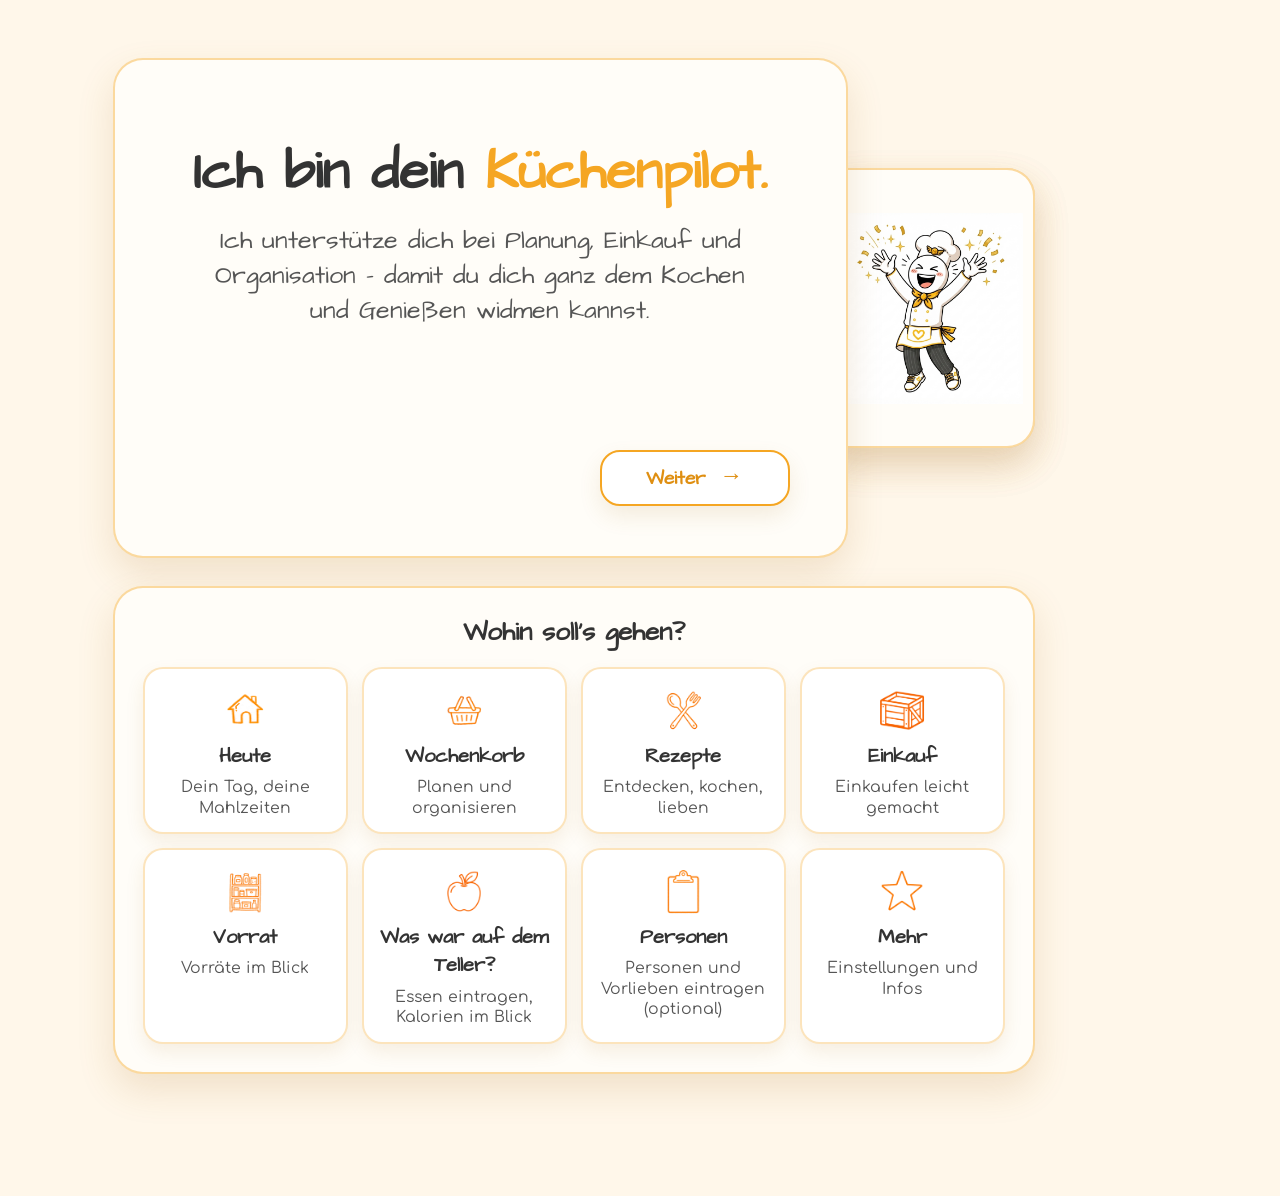
<file: index.html>
<!DOCTYPE html>
<html lang="de">
<head>
    <meta charset="UTF-8">
    <meta name="viewport" content="width=device-width, initial-scale=1.0">
    <title>Küchenpilot - Startseite</title>
    <style>
        @font-face {
            font-family: "Architects Daughter";
            src: url("fonts/ArchitectsDaughter-Regular.ttf") format("truetype");
            font-weight: normal;
            font-style: normal;
            font-display: swap;
        }

        :root {
            --sand: #fff7ea;
            --card: #fffdf8;
            --orange: #f5a623;
            --orange-dark: #df8f12;
            --text: #333333;
            --muted: #555555;
            --shadow: 0 16px 36px rgba(166, 112, 34, 0.16);
        }

        * {
            box-sizing: border-box;
        }

        body {
            margin: 0;
            padding: 24px;
            font-family: "Architects Daughter", sans-serif;
            background: var(--sand);
            min-height: 100vh;
            display: flex;
            align-items: center;
            justify-content: center;
            color: var(--text);
        }

        .start-page {
            width: min(100%, clamp(940px, 78vw, 1040px));
            position: relative;
            padding: clamp(48px, 5vw, 58px) clamp(110px, 10vw, 132px) clamp(48px, 5vw, 58px) 0;
        }

        .welcome-card {
            position: relative;
            z-index: 3;
            width: min(100%, clamp(720px, 64vw, 790px));
            background: var(--card);
            border: 2px solid rgba(245, 166, 35, 0.42);
            border-radius: 30px;
            padding: clamp(42px, 4vw, 50px) clamp(46px, 4.5vw, 56px);
            box-shadow: var(--shadow);
        }

        .pilot-card {
            position: absolute;
            z-index: 2;
            right: clamp(105px, 9vw, 126px);
            top: 50%;
            width: clamp(190px, 17vw, 215px);
            max-width: 32vw;
            transform: translateY(-50%);
            pointer-events: none;
            background: var(--card);
            border: 2px solid rgba(245, 166, 35, 0.42);
            border-radius: 28px;
            box-shadow: var(--shadow);
            padding: 6px;
            overflow: hidden;
        }

        .pilot-card img {
            width: 100%;
            height: auto;
            display: block;
        }

        .pilot-mobile {
            display: none;
        }

        h1 {
            margin: 0 0 22px;
            text-align: center;
            font-size: clamp(2.1rem, 5vw, 3.5rem);
            line-height: 1.08;
            font-weight: 600;
        }

        h1 span {
            color: var(--orange);
        }

        p {
            margin: 0 auto;
            max-width: 560px;
            text-align: center;
            color: var(--muted);
            font-size: clamp(1.22rem, 2.4vw, 1.55rem);
            line-height: 1.42;
        }

        .button-row {
            margin-top: 22px;
            display: flex;
            justify-content: flex-end;
        }

        .next-button {
            display: inline-flex;
            align-items: center;
            justify-content: center;
            gap: 14px;
            min-width: 220px;
            min-height: 64px;
            padding: 12px 24px;
            border: 2px solid var(--orange);
            border-radius: 20px;
            background: #ffffff;
            color: var(--orange-dark);
            font-family: inherit;
            font-size: 1.35rem;
            font-weight: 600;
            cursor: pointer;
            box-shadow: 0 10px 22px rgba(166, 112, 34, 0.12);
            transition: transform 0.18s ease, box-shadow 0.18s ease, background-color 0.18s ease, color 0.18s ease;
        }

        .next-button:hover,
        .next-button:focus-visible {
            background: var(--orange);
            color: #ffffff;
            transform: translateY(-2px);
            box-shadow: 0 14px 28px rgba(166, 112, 34, 0.20);
            outline: none;
        }

        .next-button img {
            width: 34px;
            height: 34px;
            object-fit: contain;
            transition: filter 0.18s ease;
        }

        .next-button:hover img,
        .next-button:focus-visible img {
            filter: brightness(0) invert(1);
        }

        /* ---------- Menü zu allen Bereichen ---------- */

        .main-menu {
            position: relative;
            z-index: 3;
            width: min(100%, 922px);
            margin-top: 28px;
            padding: 26px 28px 28px;
            background: var(--card);
            border: 2px solid rgba(245, 166, 35, 0.42);
            border-radius: 30px;
            box-shadow: var(--shadow);
        }

        .main-menu h2 {
            margin: 0 0 16px;
            text-align: center;
            font-size: 1.6rem;
            font-weight: 600;
        }

        .menu-grid {
            list-style: none;
            margin: 0;
            padding: 0;
            display: grid;
            grid-template-columns: repeat(4, minmax(0, 1fr));
            gap: 14px;
        }

        .menu-tile {
            height: 100%;
            display: flex;
            flex-direction: column;
            align-items: center;
            gap: 6px;
            padding: 16px 10px 14px;
            border: 2px solid rgba(245, 166, 35, 0.30);
            border-radius: 20px;
            background: #ffffff;
            color: var(--text);
            text-align: center;
            text-decoration: none;
            box-shadow: 0 8px 18px rgba(166, 112, 34, 0.10);
            transition: transform 0.18s ease, border-color 0.18s ease, box-shadow 0.18s ease;
        }

        a.menu-tile:hover,
        a.menu-tile:focus-visible {
            transform: translateY(-3px);
            border-color: var(--orange);
            box-shadow: 0 14px 26px rgba(166, 112, 34, 0.18);
            outline: none;
        }

        .menu-tile img {
            width: 52px;
            height: 52px;
            object-fit: contain;
        }

        .menu-tile img.icon-small {
            transform: scale(2.2);
        }

        .menu-tile strong {
            font-size: 1.22rem;
        }

        .menu-tile span {
            color: var(--muted);
            font-size: 0.98rem;
            line-height: 1.3;
        }

        .menu-tile.soon {
            opacity: 0.55;
            border-style: dashed;
            box-shadow: none;
        }

        .menu-tile.soon em {
            font-style: normal;
            padding: 1px 10px;
            border-radius: 999px;
            background: rgba(245, 166, 35, 0.14);
            color: var(--orange-dark);
            font-size: 0.9rem;
        }

        @media (max-width: 760px) {
            .main-menu {
                padding: 22px 16px;
                border-radius: 26px;
            }

            .menu-grid {
                grid-template-columns: repeat(2, minmax(0, 1fr));
                gap: 10px;
            }

            .menu-tile img {
                width: 44px;
                height: 44px;
            }
        }

        .arrow {
            font-size: 1.45rem;
            line-height: 1;
            transform: translateY(-1px);
        }

        @media (min-width: 761px) {
            body.welcome-page .start-page {
                transform: translateY(clamp(-32px, -4vh, -20px));
            }

            body.welcome-page .welcome-card {
                width: min(100%, 790px);
                height: 500px;
                display: flex;
                flex-direction: column;
            }

            body.welcome-page .card-main {
                width: 100%;
                flex: 1;
                display: flex;
                flex-direction: column;
                justify-content: flex-start;
                padding-top: 34px;
            }

            body.welcome-page .button-row {
                margin-top: auto;
            }

            .welcome-page .next-button {
                min-width: 190px;
                min-height: 56px;
                font-size: 1.18rem;
            }
        }

        @media (max-width: 760px) {
            body {
                padding: 18px;
                align-items: flex-start;
            }

            .start-page {
                width: 100%;
                padding: 138px 0 0;
                margin-top: 14px;
            }

            .pilot-desktop {
                display: none;
            }

            .pilot-mobile {
                display: block;
            }

            .pilot-card {
                left: 50%;
                right: auto;
                top: 28px;
                width: 225px;
                max-width: 68vw;
                transform: translateX(-50%);
                z-index: 2;
                border-radius: 28px;
                padding: 10px;
            }

            .welcome-card {
                width: 100%;
                z-index: 3;
                padding: 40px 24px 26px;
                border-radius: 26px;
            }

            h1 {
                margin-bottom: 18px;
            }

            .button-row {
                margin-top: 28px;
                justify-content: center;
            }

            .next-button {
                width: 100%;
                max-width: 340px;
                min-height: 62px;
                font-size: 1.28rem;
            }
        }

        @media (max-width: 420px) {
            .start-page {
                padding-top: 128px;
            }

            .pilot-card {
                width: 188px;
                top: 30px;
            }

            .welcome-card {
                padding: 40px 20px 24px;
            }
        }
    </style>
    <link rel="stylesheet" href="assets/styles/responsive-master.css?v=6">
    <link rel="stylesheet" href="assets/tests/test-ui.css">
</head>
<body class="welcome-page">

    <main class="start-page" aria-label="Küchenpilot Startseite">
        <div class="hero-shell">
        <div class="pilot-card pilot-desktop">
            <img src="assets/figuren/pilot-freude-schraeg.png" alt="Küchenpilot">
        </div>

        <div class="pilot-card pilot-mobile">
            <img src="assets/figuren/pilot-megafreu.png" alt="Küchenpilot">
        </div>

        <section class="welcome-card">
            <div class="card-main">
                <h1>Ich bin dein <span>Küchenpilot.</span></h1>
                <p>Ich unterstütze dich bei Planung, Einkauf und Organisation – damit du dich ganz dem Kochen und Genießen widmen kannst.</p>
            </div>

            <div class="button-row">
                <button class="next-button" onclick="location.href='personen.html'" aria-label="Weiter zur nächsten Seite">
                    <span>Weiter</span>
                    <span class="arrow" aria-hidden="true">→</span>
                </button>
            </div>
        </section>
        </div>

        <nav class="main-menu" aria-label="Alle Bereiche">
            <h2>Wohin soll's gehen?</h2>
            <ul class="menu-grid">
                <li><a class="menu-tile" href="heute.html"><img class="icon-small" src="assets/icons/haus.png" alt=""><strong>Heute</strong><span>Dein Tag, deine Mahlzeiten</span></a></li>
                <li><a class="menu-tile" href="wochenkorb.html"><img src="assets/icons/wochenkorb.png" alt=""><strong>Wochenkorb</strong><span>Planen und organisieren</span></a></li>
                <li><a class="menu-tile" href="rezepte.html"><img src="assets/icons/kochbesteck.png" alt=""><strong>Rezepte</strong><span>Entdecken, kochen, lieben</span></a></li>
                <li><a class="menu-tile" href="einkauf.html"><img src="assets/icons/kiste.png" alt=""><strong>Einkauf</strong><span>Einkaufen leicht gemacht</span></a></li>
                <li><a class="menu-tile" href="vorrat.html"><img src="assets/icons/regal.png" alt=""><strong>Vorrat</strong><span>Vorräte im Blick</span></a></li>
                <li><a class="menu-tile" href="kaloriengrab.html"><img src="assets/icons/apfel.png" alt=""><strong>Was war auf dem Teller?</strong><span>Essen eintragen, Kalorien im Blick</span></a></li>
                <li><a class="menu-tile" href="personen.html"><img src="assets/icons/klemmbrett.png" alt=""><strong>Personen</strong><span>Personen und Vorlieben eintragen (optional)</span></a></li>
                <li><a class="menu-tile" href="mehr.html"><img src="assets/icons/stern.png" alt=""><strong>Mehr</strong><span>Einstellungen und Infos</span></a></li>
            </ul>
        </nav>
    </main>

    <script>if (/[?&]test=1/.test(location.search)) document.write('<script src="assets/tests/test-runner.js"><\/script>');</script>
    <script src="assets/scripts/menue.js?v=1"></script>
</body>
</html>
</file>
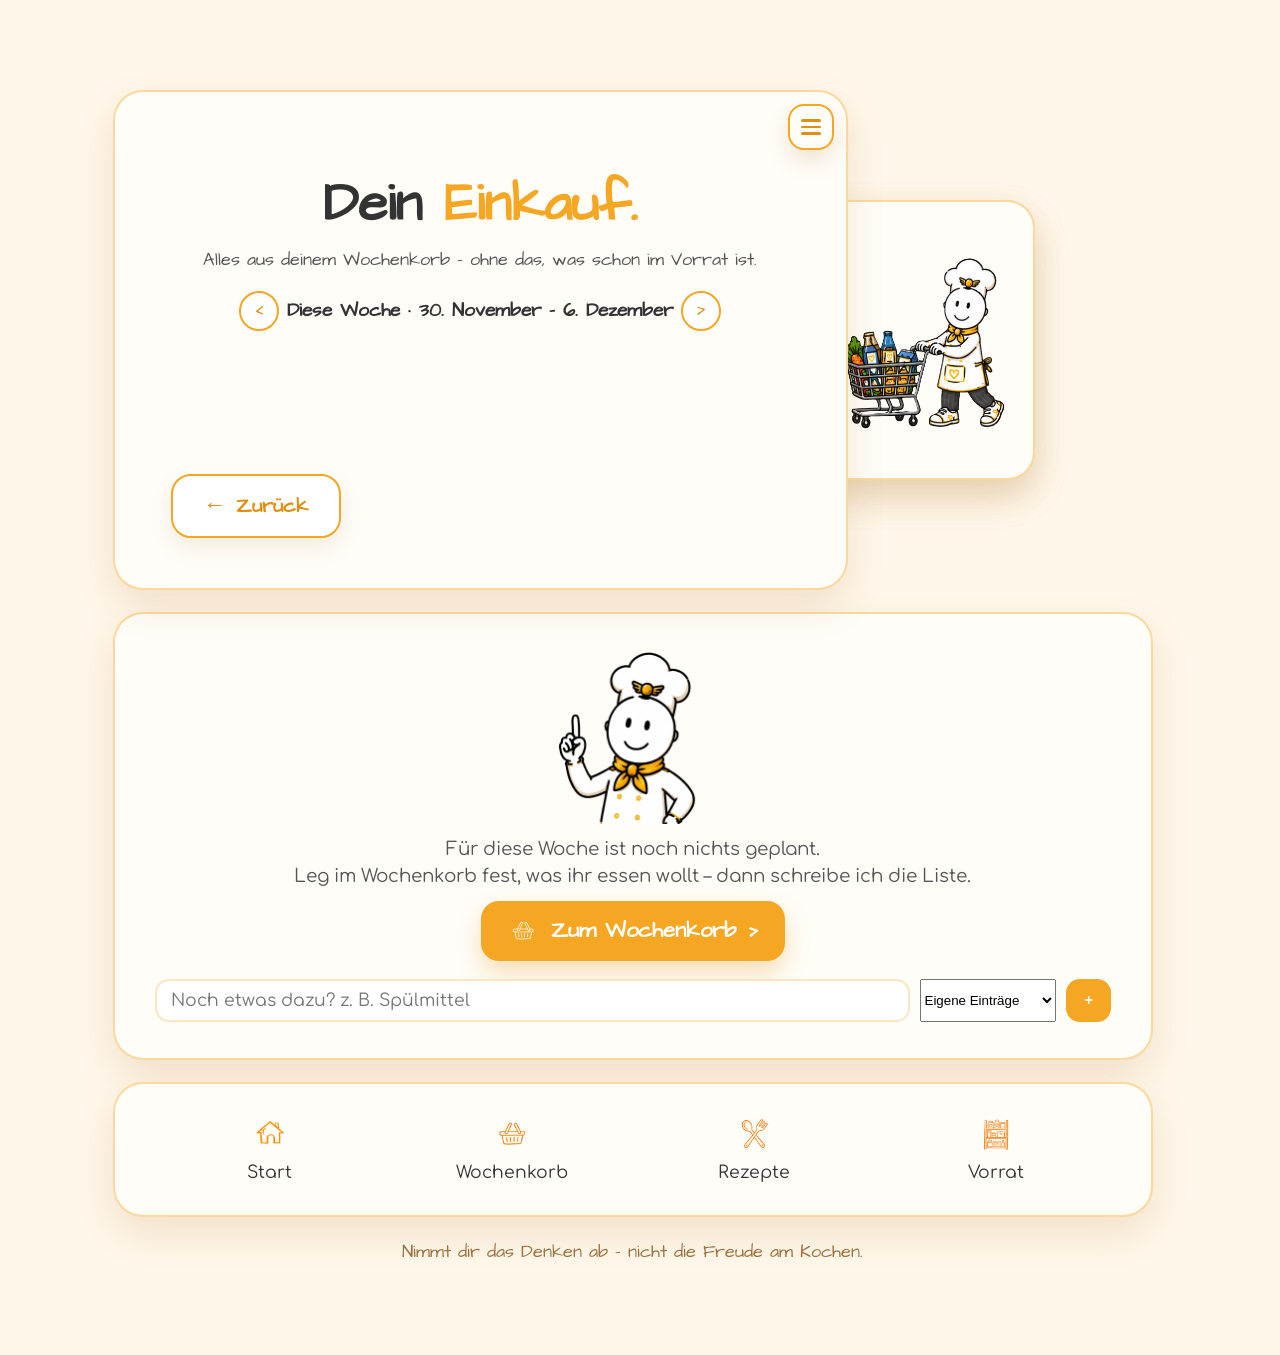
<file: einkauf.html>
<!DOCTYPE html>
<html lang="de">
<head>
    <meta charset="UTF-8">
    <meta name="viewport" content="width=device-width, initial-scale=1.0">
    <title>Küchenpilot - Einkauf</title>
    <style>

        @font-face {
            font-family: "Architects Daughter";
            src: url("fonts/ArchitectsDaughter-Regular.ttf") format("truetype");
            font-weight: normal;
            font-style: normal;
            font-display: swap;
        }

        :root {
            --sand: #fff7ea;
            --card: #fffdf8;
            --orange: #f5a623;
            --orange-dark: #df8f12;
            --orange-soft: rgba(245, 166, 35, 0.12);
            --line: rgba(245, 166, 35, 0.28);
            --text: #333333;
            --muted: #555555;
            --shadow: 0 16px 36px rgba(166, 112, 34, 0.16);
            --shadow-small: 0 10px 22px rgba(166, 112, 34, 0.12);
        }

        * { box-sizing: border-box; }

        body {
            margin: 0;
            padding: 24px;
            font-family: "Architects Daughter", sans-serif;
            background: var(--sand);
            min-height: 100vh;
            display: flex;
            justify-content: center;
            align-items: flex-start;
            color: var(--text);
        }

        button, input { font-family: inherit; }

        .plan-page {
            width: min(100%, 980px);
            display: grid;
            grid-template-columns: minmax(0, 1fr);
            gap: 22px;
            padding: clamp(12px, 3vw, 32px) 0;
        }

        .sheet {
            background: var(--card);
            border: 2px solid rgba(245, 166, 35, 0.42);
            border-radius: 30px;
            box-shadow: var(--shadow);
            padding: clamp(22px, 3.5vw, 36px) clamp(18px, 4vw, 40px);
        }

        /* Kopf */
        .head {
            display: grid;
            grid-template-columns: 1fr auto;
            align-items: center;
            gap: 18px;
        }

        .head img.pilot {
            width: clamp(110px, 16vw, 160px);
            height: auto;
        }

        .eyebrow {
            margin: 0;
            color: #9a7240;
            font-size: clamp(1.1rem, 2.2vw, 1.35rem);
        }

        h1 {
            margin: 4px 0 12px;
            font-size: clamp(1.9rem, 5vw, 2.8rem);
            line-height: 1.1;
            font-weight: 600;
        }

        h1 span { color: var(--orange); }

        .lead {
            margin: 0 0 16px;
            color: var(--muted);
            font-size: 1.1rem;
            line-height: 1.4;
        }

        .controls {
            display: flex;
            flex-wrap: wrap;
            align-items: center;
            gap: 12px 22px;
        }

        .week-nav, .persons {
            display: inline-flex;
            align-items: center;
            gap: 8px;
        }

        .round-button {
            width: 40px;
            height: 40px;
            border: 2px solid var(--orange);
            border-radius: 50%;
            background: #ffffff;
            color: var(--orange-dark);
            font-size: 1.35rem;
            line-height: 1;
            cursor: pointer;
            transition: background-color 0.15s ease, color 0.15s ease;
        }

        .round-button:hover, .round-button:focus-visible {
            background: var(--orange);
            color: #ffffff;
            outline: none;
        }

        .round-button.small {
            width: 30px;
            height: 30px;
            font-size: 1.05rem;
            border-width: 1.5px;
        }

        .week-label {
            min-width: 230px;
            text-align: center;
            font-size: 1.2rem;
            font-weight: 600;
        }

        .persons strong {
            min-width: 26px;
            text-align: center;
            font-size: 1.3rem;
        }

        /* Navigation unten (wie auf der Heute-Seite) */
        .nav-row {
            display: grid;
            grid-template-columns: repeat(4, minmax(0, 1fr));
            gap: 12px;
            padding-block: 18px;
        }

        .nav-tile {
            display: flex;
            flex-direction: column;
            align-items: center;
            gap: 6px;
            padding: 12px 6px;
            border-radius: 18px;
            color: var(--text);
            text-decoration: none;
            font-size: 1.08rem;
            transition: background-color 0.15s ease;
        }

        .nav-tile:hover, .nav-tile:focus-visible { background: var(--orange-soft); outline: none; }
        .nav-tile img { width: 40px; height: 40px; object-fit: contain; }
        .nav-tile img.icon-small { transform: scale(2.2); }

        .button-row { display: flex; justify-content: flex-start; }

        .next-button {
            display: inline-flex;
            align-items: center;
            justify-content: center;
            gap: 10px;
            min-width: 170px;
            min-height: 56px;
            padding: 10px 20px;
            border: 2px solid var(--orange);
            border-radius: 20px;
            background: #ffffff;
            color: var(--orange-dark);
            font-size: 1.18rem;
            font-weight: 600;
            cursor: pointer;
            box-shadow: var(--shadow-small);
            transition: transform 0.18s ease, background-color 0.18s ease, color 0.18s ease;
        }

        .next-button:hover, .next-button:focus-visible {
            background: var(--orange);
            color: #ffffff;
            transform: translateY(-2px);
            outline: none;
        }

        .arrow { font-size: 1.45rem; line-height: 1; }

        .slogan {
            margin: 0;
            text-align: center;
            color: #9a7240;
            font-size: 1.12rem;
        }

        .link-button {
            padding: 6px 10px;
            border: 0;
            background: none;
            color: var(--orange-dark);
            font-size: 1.05rem;
            text-decoration: underline;
            text-underline-offset: 4px;
            cursor: pointer;
        }

        .cook-button {
            display: inline-flex;
            align-items: center;
            justify-content: center;
            gap: 12px;
            min-height: 60px;
            padding: 12px 26px;
            border: 0;
            border-radius: 18px;
            background: var(--orange);
            color: #ffffff;
            font-size: 1.35rem;
            font-weight: 600;
            text-decoration: none;
            box-shadow: 0 12px 24px rgba(223, 143, 18, 0.28);
            transition: transform 0.18s ease, background-color 0.18s ease;
        }

        .cook-button:hover, .cook-button:focus-visible {
            background: var(--orange-dark);
            transform: translateY(-2px);
            outline: none;
        }

        .cook-button img {
            width: 32px;
            height: 32px;
            filter: brightness(0) invert(1);
        }

        .message {
            min-height: 1.3em;
            margin: 0;
            color: var(--orange-dark);
            font-size: 1rem;
        }

        /* Einkaufsliste */
        .plan-page { width: min(100%, 820px); }

        .stats {
            display: flex;
            flex-wrap: wrap;
            gap: 10px;
            margin-top: 14px;
        }

        .stat {
            padding: 6px 14px;
            border: 2px solid var(--line);
            border-radius: 14px;
            background: #ffffff;
            font-size: 1.05rem;
        }

        .stat strong { color: var(--orange-dark); }

        .group + .group { margin-top: 22px; }

        .group h2 {
            margin: 0 0 8px;
            padding-bottom: 6px;
            border-bottom: 1px solid var(--line);
            font-size: 1.35rem;
            font-weight: 600;
        }

        .items {
            list-style: none;
            margin: 0;
            padding: 0;
            display: grid;
            gap: 4px;
        }

        .item {
            display: grid;
            grid-template-columns: auto 1fr auto;
            align-items: center;
            gap: 12px;
            padding: 8px 6px;
            border-radius: 14px;
        }

        .item:hover { background: var(--orange-soft); }

        .item input[type="checkbox"] {
            width: 26px;
            height: 26px;
            accent-color: var(--orange);
            cursor: pointer;
        }

        .item label { cursor: pointer; }

        .item-name {
            display: block;
            font-size: 1.15rem;
            line-height: 1.25;
        }

        .item-amount {
            color: var(--orange-dark);
            font-weight: 600;
            white-space: nowrap;
        }

        .item-note {
            display: block;
            color: var(--muted);
            font-size: 0.92rem;
            line-height: 1.3;
        }

        .item.is-done .item-name,
        .item.is-done .item-amount {
            color: #9b9b9b;
            text-decoration: line-through;
        }

        .small-button {
            padding: 4px 10px;
            border: 1.5px solid var(--line);
            border-radius: 999px;
            background: #ffffff;
            color: var(--orange-dark);
            font-size: 0.92rem;
            white-space: nowrap;
            cursor: pointer;
        }

        .small-button:hover, .small-button:focus-visible {
            border-color: var(--orange);
            background: var(--orange-soft);
            outline: none;
        }

        .add-own {
            display: flex;
            gap: 10px;
            margin-top: 18px;
        }

        .add-own input {
            flex: 1;
            min-width: 0;
            padding: 10px 14px;
            border: 2px solid var(--line);
            border-radius: 14px;
            background: #ffffff;
            font-size: 1.08rem;
        }

        .add-own input:focus { border-color: var(--orange); outline: none; }

        .add-own button {
            padding: 0 18px;
            border: 0;
            border-radius: 14px;
            background: var(--orange);
            color: #ffffff;
            font-size: 1.08rem;
            font-weight: 600;
            cursor: pointer;
        }

        details.have > summary {
            cursor: pointer;
            font-size: 1.3rem;
            font-weight: 600;
            list-style-position: outside;
        }

        details.have > summary span {
            color: var(--muted);
            font-size: 1rem;
            font-weight: normal;
        }

        details.have .items { margin-top: 10px; }

        details.have .item { grid-template-columns: 1fr auto; }

        .empty {
            display: grid;
            grid-template-columns: minmax(0, 1fr);
            justify-items: center;
            gap: 12px;
            text-align: center;
        }

        .empty > img { width: 150px; height: auto; }
        .empty p { margin: 0; font-size: 1.15rem; color: var(--muted); }

        .hint {
            margin: 0;
            padding: 12px 16px;
            border-radius: 16px;
            background: var(--orange-soft);
            color: var(--text);
            font-size: 1.02rem;
            line-height: 1.35;
        }

        .hint a { color: var(--orange-dark); }

        .remind-sheet h2 {
            margin: 0 0 10px;
            color: var(--orange-dark);
        }

        .remind-list {
            list-style: none;
            margin: 0;
            padding: 0;
            display: grid;
            gap: 10px;
        }

        .remind-item {
            display: flex;
            flex-wrap: wrap;
            align-items: center;
            justify-content: space-between;
            gap: 10px;
            padding: 12px 14px;
            border: 2px solid rgba(245, 166, 35, 0.35);
            border-radius: 16px;
            background: rgba(245, 166, 35, 0.07);
        }

        .remind-item > span:first-child {
            display: grid;
            gap: 2px;
            flex: 1 1 220px;
        }

        .remind-actions {
            display: flex;
            gap: 8px;
        }

        .small-button.strong {
            background: var(--orange);
            border-color: var(--orange);
            color: #ffffff;
        }

        .stock-move {
            margin-top: 20px;
            padding: 16px;
            border: 2px dashed rgba(245, 166, 35, 0.45);
            border-radius: 18px;
            background: rgba(245, 166, 35, 0.07);
            display: grid;
            gap: 10px;
            justify-items: center;
            text-align: center;
        }

        .stock-move p {
            margin: 0;
            color: var(--muted);
        }

        .stock-move .cook-button {
            border: 0;
            cursor: pointer;
            font-family: inherit;
        }

        .stock-result {
            margin: 14px 0 0;
            padding: 14px 16px;
            border-radius: 16px;
            background: #ffffff;
            border: 2px solid rgba(245, 166, 35, 0.30);
        }

        .stock-result ul {
            margin: 6px 0 0;
            padding-left: 20px;
            color: var(--muted);
        }

        .stock-result .link-button {
            margin-top: 8px;
        }

        .list-tools {
            display: flex;
            flex-wrap: wrap;
            justify-content: space-between;
            align-items: center;
            gap: 10px;
            margin-top: 18px;
        }

        /* Kopfkachel wie auf den anderen Seiten (Maße aus responsive-master.css) */
        .start-page { position: relative; }

        .welcome-card,
        .pilot-card {
            background: var(--card);
            border: 2px solid rgba(245, 166, 35, 0.42);
            box-shadow: var(--shadow);
        }

        .welcome-card { position: relative; z-index: 3; }

        .pilot-card {
            position: absolute;
            z-index: 2;
            pointer-events: none;
            border-radius: 28px;
            padding: 6px;
            overflow: hidden;
        }

        .pilot-card img { width: 100%; height: auto; display: block; }
        .pilot-mobile { display: none; }

        .welcome-card h1 {
            margin: 0 0 14px;
            text-align: center;
            line-height: 1.08;
            font-weight: 600;
        }

        .welcome-card h1 span { color: var(--orange); }

        .welcome-card .lead {
            margin: 0 auto 18px;
            max-width: 560px;
            text-align: center;
        }

        .welcome-card .controls,
        .welcome-card .stats { justify-content: center; }

        .welcome-card .button-row { margin-top: 22px; }

        @media (max-width: 760px) {
            .pilot-desktop { display: none; }
            .pilot-mobile { display: block; }
        }

        @media (max-width: 760px) {
            body { padding: 16px; }
            .week-label { min-width: 0; flex: 1; font-size: 1.08rem; }
            .week-nav { width: 100%; }
            .item { gap: 10px; }
            .item .small-button { padding: 4px 8px; }
            .nav-row { grid-template-columns: repeat(2, minmax(0, 1fr)); }
            .button-row .next-button { width: 100%; }
            .cook-button { width: 100%; }
        }
    </style>
    <link rel="stylesheet" href="assets/styles/responsive-master.css?v=6">
    <link rel="stylesheet" href="assets/tests/test-ui.css">
</head>
<body class="shop-page-body no-next">

    <main class="start-page plan-page" aria-label="Küchenpilot Einkauf">
        <div class="hero-shell">
            <div class="pilot-card pilot-desktop">
                <img src="assets/figuren/pilot-einkauf.png" alt="Küchenpilot mit Einkaufswagen">
            </div>

            <div class="pilot-card pilot-mobile">
                <img src="assets/figuren/pilot-einkauf.png" alt="Küchenpilot mit Einkaufswagen">
            </div>

            <section class="welcome-card">
                <div class="card-main">
                    <h1>Dein <span>Einkauf.</span></h1>
                    <p class="lead">Alles aus deinem Wochenkorb – ohne das, was schon im Vorrat ist.</p>
                    <div class="controls">
                        <div class="week-nav">
                            <button class="round-button" type="button" id="prevWeek" aria-label="Vorherige Woche">‹</button>
                            <span class="week-label" id="weekLabel"></span>
                            <button class="round-button" type="button" id="nextWeek" aria-label="Nächste Woche">›</button>
                        </div>
                    </div>
                    <div class="stats" id="stats"></div>
                </div>

                <div class="button-row">
                    <button class="next-button" type="button" onclick="location.href='wochenkorb.html'" aria-label="Zurück zum Wochenkorb">
                        <span class="arrow" aria-hidden="true">←</span>
                        <span>Zurück</span>
                    </button>
                </div>
            </section>
        </div>

        <section class="sheet remind-sheet" id="remindSheet" aria-label="Erinnerungen" hidden></section>
        <section class="sheet" id="listSheet" aria-label="Einkaufsliste"></section>

        <section class="sheet" id="haveSheet" aria-label="Schon im Vorrat" hidden></section>

        <nav class="sheet nav-row" aria-label="Bereiche">
            <a class="nav-tile" href="index.html"><img class="icon-small" src="assets/icons/haus.png" alt=""><span>Start</span></a>
            <a class="nav-tile" href="wochenkorb.html"><img src="assets/icons/wochenkorb.png" alt=""><span>Wochenkorb</span></a>
            <a class="nav-tile" href="rezepte.html"><img src="assets/icons/kochbesteck.png" alt=""><span>Rezepte</span></a>
            <a class="nav-tile" href="vorrat.html"><img src="assets/icons/regal.png" alt=""><span>Vorrat</span></a>
        </nav>

        <p class="slogan">Nimmt dir das Denken ab – nicht die Freude am Kochen.</p>
    </main>

    <script src="assets/scripts/portionen.js?v=2"></script>
    <script src="data/rezepte.js"></script>
    <script src="assets/scripts/eigene-rezepte.js?v=1"></script>
    <script src="assets/scripts/planer.js?v=5"></script>
    <script>
        const P = window.KPPlaner;
        let week = P.currentWeek();

        const listSheet = document.getElementById('listSheet');
        const haveSheet = document.getElementById('haveSheet');
        const OWN_CATEGORY = 'Eigene Einträge';

        /* Eigene Einträge sind entweder Text (alt) oder { text, kat } (mit gewählter Abteilung). */
        function eigenText(e) { return typeof e === 'string' ? e : e.text; }
        function eigenKategorie(e) { return (typeof e === 'object' && e.kat) || OWN_CATEGORY; }

        function plural(n, one, many) {
            return `${n} ${n === 1 ? one : many}`;
        }

        function noteFor(item) {
            const parts = [];
            if (item.remaining) {
                const s = item.stock;
                parts.push(`Im Vorrat: ${s.amount} ${s.unit} – reicht nicht ganz`);
            }
            if (item.recipes.length) parts.push(`für ${item.recipes.join(', ')}`);
            return parts.join(' · ');
        }

        /* Liste berechnen und in "kaufen" und "schon da" aufteilen */
        function compute() {
            const result = P.buildShoppingList(week);
            const state = P.getShopState(week);
            const buy = [];
            const have = [];

            result.items.forEach(item => {
                const coveredByStock = item.stock && !item.remaining;
                const markedHave = state.habeIch.includes(item.key);
                const forcedBuy = state.dochKaufen.includes(item.key);
                if ((coveredByStock && !forcedBuy) || markedHave) {
                    have.push({ ...item, reason: markedHave ? 'Hast du als vorhanden markiert' : `Im Vorrat: ${item.stock.name}` });
                } else {
                    buy.push(item);
                }
            });

            state.eigene.forEach((eintrag, i) => {
                const text = eigenText(eintrag);
                buy.push({ key: `eigen:${i}:${P.normalize(text)}`, name: text, category: eigenKategorie(eintrag), amounts: [], recipes: [], own: i });
            });

            const toStore = buy.filter(i => i.own === undefined && state.gekauft.includes(i.key) && !state.eingeraeumt.includes(i.key));
            return { result, state, buy, have, toStore };
        }

        let stockResult = null; /* { changes, snap } nach "In den Vorrat legen" */

        function stockMoveHtml(toStore) {
            const result = stockResult ? `
                <div class="stock-result" role="status">
                    <strong>Im Vorrat eingeräumt:</strong>
                    <ul>${stockResult.changes.map(c => `<li>${P.esc(c.name)} – ${P.esc(c.text)}</li>`).join('')}</ul>
                    <button class="link-button" type="button" id="undoStock">Rückgängig</button>
                </div>` : '';
            if (!toStore.length) return result;
            return `
                <div class="stock-move">
                    <p>Fertig eingekauft? Dann lege ich das Abgehakte in deinen Vorrat.</p>
                    <button class="cook-button" type="button" id="storeBought">
                        <img src="assets/icons/regal.png" alt="" aria-hidden="true">
                        <span>In den Vorrat legen (${toStore.length})</span>
                    </button>
                </div>${result}`;
        }

        function storeBought() {
            const { state, toStore } = compute();
            if (!toStore.length) return;
            const snap = P.snapshot();
            const changes = P.addToStock(toStore.map(i => ({ name: i.name, category: i.category, group: i.group, amounts: i.remaining ? [i.remaining] : i.amounts })));
            toStore.forEach(i => state.eingeraeumt.push(i.key));
            P.saveShopState(week, state);
            stockResult = { changes, snap };
            render();
        }

        /* Erinnerungen an regelmäßige Einkäufe (z. B. alle 3 Wochen Kaffee) */
        function renderReminders(buy) {
            const sheet = document.getElementById('remindSheet');
            const onList = new Set(buy.map(i => P.normalize(i.name)));
            const due = P.dueReminders().filter(r => !onList.has(r.key));
            if (!due.length) { sheet.hidden = true; sheet.innerHTML = ''; return; }
            sheet.hidden = false;
            sheet.innerHTML = `
                <h2>Zeit für Nachschub?</h2>
                <ul class="remind-list">
                    ${due.map(r => `
                        <li class="remind-item">
                            <span>
                                <strong>${P.esc(r.name)}</strong>
                                <span class="item-note">kaufst du etwa ${P.esc(r.label)}, zuletzt am ${P.esc(r.lastLabel)}. Noch genug da?</span>
                            </span>
                            <span class="remind-actions">
                                <button class="small-button strong" type="button" data-remind-add="${P.esc(r.key)}" data-name="${P.esc(r.name)}">Auf die Liste</button>
                                <button class="small-button" type="button" data-remind-skip="${P.esc(r.key)}">Hab noch</button>
                            </span>
                        </li>`).join('')}
                </ul>`;
        }

        function render() {
            P.setWeek(week);
            document.getElementById('weekLabel').textContent = P.weekLabel(week);
            const { result, state, buy, have, toStore } = compute();
            renderReminders(buy);
            const done = buy.filter(i => state.gekauft.includes(i.key)).length;

            document.getElementById('stats').innerHTML = result.recipesCount ? [
                `<span class="stat"><strong>${buy.length - done}</strong> noch kaufen</span>`,
                `<span class="stat"><strong>${have.length}</strong> schon da</span>`,
                `<span class="stat"><strong>${result.recipesCount}</strong> ${result.recipesCount === 1 ? 'Gericht' : 'Gerichte'}</span>`
            ].join('') : '';

            if (!result.recipesCount && !state.eigene.length) {
                listSheet.innerHTML = `
                    <div class="empty">
                        <img src="assets/figuren/pilot-hinweis-halb.png" alt="">
                        <p>Für diese Woche ist noch nichts geplant.<br>Leg im Wochenkorb fest, was ihr essen wollt – dann schreibe ich die Liste.</p>
                        <a class="cook-button" href="wochenkorb.html">
                            <img src="assets/icons/wochenkorb.png" alt="" aria-hidden="true">
                            <span>Zum Wochenkorb</span>
                            <span class="arrow" aria-hidden="true">›</span>
                        </a>
                    </div>
                    ${ownForm()}`;
                haveSheet.hidden = true;
                return;
            }

            const groups = [...P.CATEGORY_ORDER, OWN_CATEGORY]
                .map(cat => ({ cat, items: buy.filter(i => i.category === cat) }))
                .filter(g => g.items.length);

            const stockHint = result.stockKnown ? '' : `
                <p class="hint">Tipp: Du hast noch keinen Vorrat gespeichert. <a href="vorrat.html">Trag ihn hier ein</a>, dann lasse ich weg, was du schon hast.</p>`;

            listSheet.innerHTML = `
                ${stockHint}
                ${groups.length ? groups.map(g => `
                    <div class="group">
                        <h2>${P.esc(g.cat)}</h2>
                        <ul class="items">
                            ${g.items.map(item => {
                                const isDone = state.gekauft.includes(item.key);
                                const id = `i-${P.esc(item.key).replace(/[^a-z0-9-]/gi, '_')}`;
                                const amount = P.formatAmounts(item);
                                const note = noteFor(item);
                                const action = item.own !== undefined
                                    ? `<button class="small-button" type="button" data-remove-own="${item.own}" aria-label="${P.esc(item.name)} löschen">löschen</button>`
                                    : `<button class="small-button" type="button" data-have="${P.esc(item.key)}" aria-label="${P.esc(item.name)} habe ich schon">hab ich</button>`;
                                return `
                                    <li class="item${isDone ? ' is-done' : ''}">
                                        <input type="checkbox" id="${id}" data-bought="${P.esc(item.key)}" ${isDone ? 'checked' : ''}>
                                        <label for="${id}">
                                            <span class="item-name">${P.esc(item.name)}${amount ? ` · <span class="item-amount">${P.esc(amount)}</span>` : ''}</span>
                                            ${note ? `<span class="item-note">${P.esc(note)}</span>` : ''}
                                        </label>
                                        ${action}
                                    </li>`;
                            }).join('')}
                        </ul>
                    </div>`).join('') : '<p class="lead">Alles da! Für diese Woche musst du nichts einkaufen. 🎉</p>'}
                ${ownForm()}
                ${stockMoveHtml(toStore)}
                <div class="list-tools">
                    <button class="link-button" type="button" id="copyList">Liste kopieren</button>
                    <button class="link-button" type="button" id="resetChecks">Haken zurücksetzen</button>
                </div>
                <p class="message" id="message" role="status"></p>`;

            if (have.length) {
                haveSheet.hidden = false;
                haveSheet.innerHTML = `
                    <details class="have">
                        <summary>Schon da <span>(${plural(have.length, 'Zutat', 'Zutaten')} aus deinem Vorrat)</span></summary>
                        <ul class="items">
                            ${have.map(item => {
                                const amount = P.formatAmounts({ ...item, remaining: null });
                                return `
                                <li class="item">
                                    <span>
                                        <span class="item-name">${P.esc(item.name)}${amount ? ` · <span class="item-amount">${P.esc(amount)}</span>` : ''}</span>
                                        <span class="item-note">${P.esc(item.reason)}</span>
                                    </span>
                                    <button class="small-button" type="button" data-buy="${P.esc(item.key)}" aria-label="${P.esc(item.name)} doch kaufen">doch kaufen</button>
                                </li>`;
                            }).join('')}
                        </ul>
                    </details>`;
            } else {
                haveSheet.hidden = true;
            }
        }

        function ownForm() {
            return `
                <form class="add-own" id="ownForm">
                    <input type="text" id="ownInput" placeholder="Noch etwas dazu? z. B. Spülmittel" autocomplete="off" aria-label="Eigenen Eintrag hinzufügen">
                    <select id="ownCategory" aria-label="Abteilung wählen">
                        <option value="${OWN_CATEGORY}">Eigene Einträge</option>
                        ${P.CATEGORY_ORDER.map(c => `<option value="${c}">${c}</option>`).join('')}
                    </select>
                    <button type="submit">+</button>
                </form>`;
        }

        function updateState(fn) {
            const state = P.getShopState(week);
            fn(state);
            P.saveShopState(week, state);
            render();
        }

        function toggleIn(list, key) {
            const i = list.indexOf(key);
            if (i >= 0) list.splice(i, 1); else list.push(key);
        }

        document.addEventListener('change', event => {
            const box = event.target.closest('[data-bought]');
            if (box) {
                /* Kauf mit Datum merken, damit ich regelmäßige Einkäufe erkenne */
                const item = compute().buy.find(i => i.key === box.dataset.bought);
                if (item) P.recordPurchase(item.name, box.checked);
                updateState(s => toggleIn(s.gekauft, box.dataset.bought));
            }
        });

        document.addEventListener('click', event => {
            const have = event.target.closest('[data-have]');
            const buy = event.target.closest('[data-buy]');
            const removeOwn = event.target.closest('[data-remove-own]');
            if (have) {
                updateState(s => {
                    if (!s.habeIch.includes(have.dataset.have)) s.habeIch.push(have.dataset.have);
                    s.dochKaufen = s.dochKaufen.filter(k => k !== have.dataset.have);
                });
            } else if (buy) {
                updateState(s => {
                    s.habeIch = s.habeIch.filter(k => k !== buy.dataset.buy);
                    if (!s.dochKaufen.includes(buy.dataset.buy)) s.dochKaufen.push(buy.dataset.buy);
                });
            } else if (removeOwn) {
                updateState(s => { s.eigene.splice(Number(removeOwn.dataset.removeOwn), 1); s.gekauft = s.gekauft.filter(k => !k.startsWith('eigen:')); });
            } else if (event.target.closest('[data-remind-add]')) {
                const b = event.target.closest('[data-remind-add]');
                updateState(s => { if (!s.eigene.some(e => eigenText(e) === b.dataset.name)) s.eigene.push(b.dataset.name); });
            } else if (event.target.closest('[data-remind-skip]')) {
                P.snoozeReminder(event.target.closest('[data-remind-skip]').dataset.remindSkip);
                render();
            } else if (event.target.closest('#storeBought')) {
                storeBought();
            } else if (event.target.id === 'undoStock' && stockResult) {
                P.restore(stockResult.snap);
                stockResult = null;
                render();
            } else if (event.target.id === 'resetChecks') {
                updateState(s => { s.gekauft = []; });
            } else if (event.target.id === 'copyList') {
                copyList();
            }
        });

        document.addEventListener('submit', event => {
            if (event.target.id !== 'ownForm') return;
            event.preventDefault();
            const text = document.getElementById('ownInput').value.trim();
            if (!text) return;
            const kat = document.getElementById('ownCategory')?.value || OWN_CATEGORY;
            updateState(s => s.eigene.push(kat === OWN_CATEGORY ? text : { text, kat }));
            const input = document.getElementById('ownInput');
            if (input) input.focus();
        });

        async function copyList() {
            const { state, buy } = compute();
            const open = buy.filter(i => !state.gekauft.includes(i.key));
            const lines = [`Einkaufsliste – ${P.weekLabel(week)}`];
            [...P.CATEGORY_ORDER, OWN_CATEGORY].forEach(cat => {
                const items = open.filter(i => i.category === cat);
                if (!items.length) return;
                lines.push('', `${cat}:`);
                items.forEach(i => {
                    const amount = P.formatAmounts(i);
                    lines.push(`- ${i.name}${amount ? ` (${amount})` : ''}`);
                });
            });
            const text = lines.join('\n');
            const msg = document.getElementById('message');
            try {
                if (navigator.share && matchMedia('(max-width: 760px)').matches) {
                    await navigator.share({ title: 'Einkaufsliste', text });
                    return;
                }
                await navigator.clipboard.writeText(text);
                if (msg) msg.textContent = 'Liste kopiert – du kannst sie z. B. in eine Nachricht einfügen.';
            } catch (e) {
                if (msg) msg.textContent = 'Kopieren hat nicht geklappt. Du kannst die Liste aber hier abhaken.';
            }
        }

        document.getElementById('prevWeek').addEventListener('click', () => { week = P.shiftWeek(week, -1); stockResult = null; render(); });
        document.getElementById('nextWeek').addEventListener('click', () => { week = P.shiftWeek(week, 1); stockResult = null; render(); });

        render();
    </script>

    <script>if (/[?&]test=1/.test(location.search)) document.write('<script src="assets/tests/test-runner.js"><\/script>');</script>
    <script>
        if (window.KPTest && window.KPTest.enabled) {
            KPTest.add('Zutaten werden zusammengezählt', () => {
                const r = KPPlaner.RECIPES.find(x => (x.zutaten || []).some(z => z.einheit === 'g'));
                const monday = KPPlaner.currentWeek();
                const days = KPPlaner.weekDays(monday);
                const plan = { [days[0].key]: [{ id: r.id, menge: KPPlaner.defaultMenge(r) }], [days[1].key]: [{ id: r.id, menge: KPPlaner.defaultMenge(r) }] };
                const one = KPPlaner.buildShoppingList(monday, { plan: { [days[0].key]: plan[days[0].key] }, stock: null });
                const two = KPPlaner.buildShoppingList(monday, { plan, stock: null });
                const a = one.items.find(i => i.amounts.some(x => x.unit === 'g'));
                const b = two.items.find(i => i.key === a.key);
                const ok = Math.abs(b.amounts[0].amount - 2 * a.amounts[0].amount) < 0.01;
                return { ok, message: `${a.name}: ${a.amounts[0].amount} → ${b.amounts[0].amount}` };
            });
            KPTest.add('Vorrat wird abgezogen', () => {
                const r = KPPlaner.RECIPES.find(x => (x.zutaten || []).some(z => /Salz/.test(z.name)));
                const monday = KPPlaner.currentWeek();
                const day = KPPlaner.weekDays(monday)[0].key;
                const plan = { [day]: [{ id: r.id, menge: 2 }] };
                const list = KPPlaner.buildShoppingList(monday, { plan, stock: [{ name: 'Salz', canonical: 'Salz', amount: null, unit: '' }] });
                const salz = list.items.find(i => i.name === 'Salz');
                return { ok: !!salz && !!salz.stock, message: salz ? 'Salz als vorhanden erkannt' : 'Salz fehlt' };
            });
        }
    </script>
    <script src="assets/scripts/menue.js?v=1"></script>
</body>
</html>
</file>
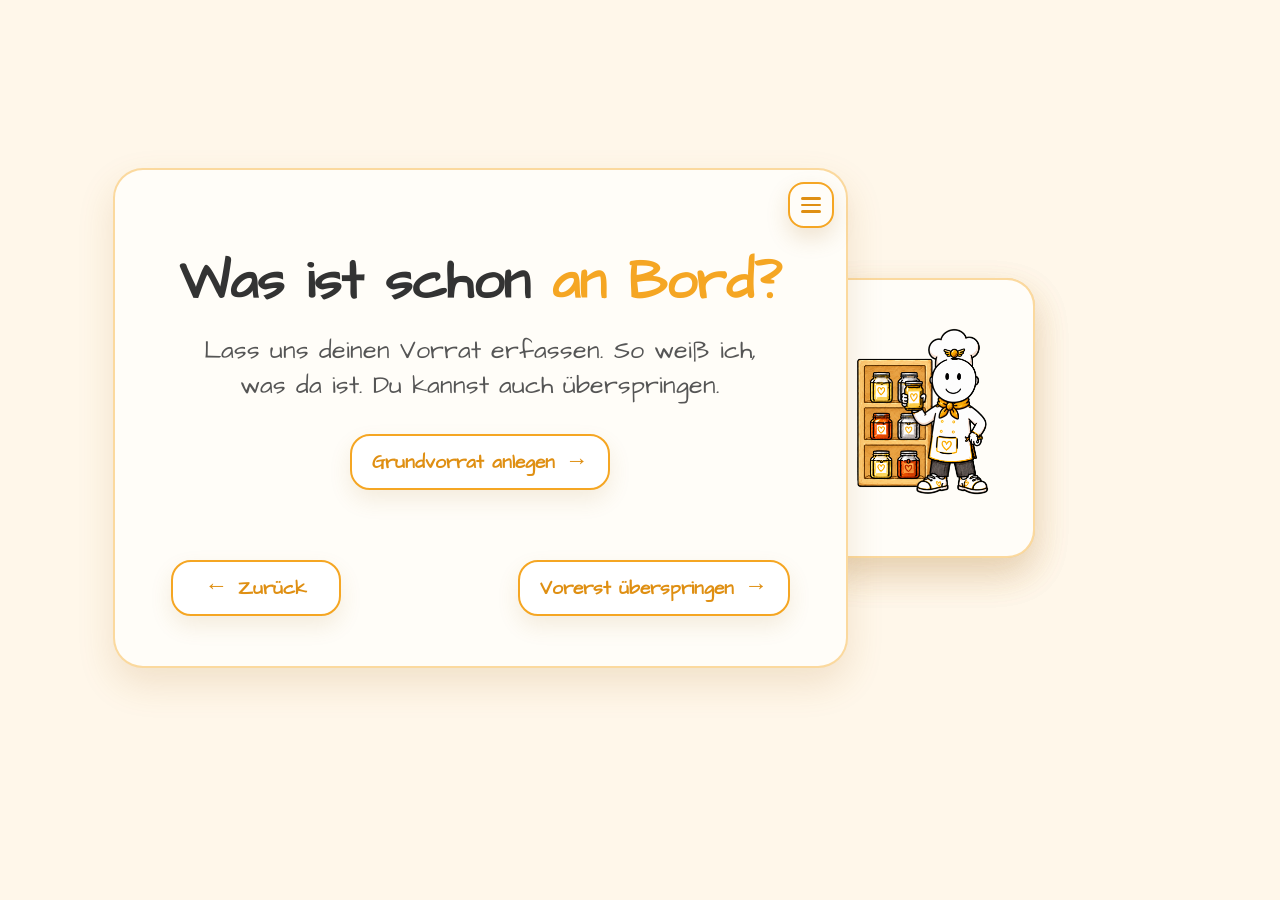
<file: grundvorrat.html>
<!DOCTYPE html>
<html lang="de">
<head>
    <meta charset="UTF-8">
    <meta name="viewport" content="width=device-width, initial-scale=1.0">
    <title>Küchenpilot - Grundvorrat</title>
    <style>
        @font-face {
            font-family: "Architects Daughter";
            src: url("fonts/ArchitectsDaughter-Regular.ttf") format("truetype");
            font-weight: normal;
            font-style: normal;
            font-display: swap;
        }

        :root {
            --sand: #fff7ea;
            --card: #fffdf8;
            --orange: #f5a623;
            --orange-dark: #df8f12;
            --text: #333333;
            --muted: #555555;
            --shadow: 0 16px 36px rgba(166, 112, 34, 0.16);
        }

        * {
            box-sizing: border-box;
        }

        body {
            margin: 0;
            padding: 24px;
            font-family: "Architects Daughter", sans-serif;
            background: var(--sand);
            min-height: 100vh;
            display: flex;
            align-items: center;
            justify-content: center;
            color: var(--text);
        }

        .start-page {
            width: min(100%, clamp(940px, 78vw, 1040px));
            position: relative;
            padding: clamp(48px, 5vw, 58px) clamp(110px, 10vw, 132px) clamp(48px, 5vw, 58px) 0;
        }

        .welcome-card {
            position: relative;
            z-index: 3;
            width: min(100%, clamp(720px, 64vw, 790px));
            background: var(--card);
            border: 2px solid rgba(245, 166, 35, 0.42);
            border-radius: 30px;
            padding: clamp(42px, 4vw, 50px) clamp(46px, 4.5vw, 56px);
            box-shadow: var(--shadow);
        }

        .pilot-card {
            position: absolute;
            z-index: 2;
            right: clamp(105px, 9vw, 126px);
            top: 50%;
            width: clamp(190px, 17vw, 215px);
            max-width: 32vw;
            transform: translateY(-50%);
            pointer-events: none;
            background: var(--card);
            border: 2px solid rgba(245, 166, 35, 0.42);
            border-radius: 28px;
            box-shadow: var(--shadow);
            padding: 6px;
            overflow: hidden;
        }

        .pilot-card img {
            width: 100%;
            height: auto;
            display: block;
        }

        .pilot-mobile {
            display: none;
        }

        h1 {
            margin: 0 0 22px;
            text-align: center;
            font-size: clamp(2.1rem, 5vw, 3.5rem);
            line-height: 1.08;
            font-weight: 600;
        }

        h1 span {
            color: var(--orange);
        }

        p {
            margin: 0 auto;
            max-width: 560px;
            text-align: center;
            color: var(--muted);
            font-size: clamp(1.22rem, 2.4vw, 1.55rem);
            line-height: 1.42;
        }

        .button-row {
            margin-top: 22px;
            display: flex;
            justify-content: flex-end;
        }

        .next-button {
            display: inline-flex;
            align-items: center;
            justify-content: center;
            gap: 14px;
            min-width: 220px;
            min-height: 64px;
            padding: 12px 24px;
            border: 2px solid var(--orange);
            border-radius: 20px;
            background: #ffffff;
            color: var(--orange-dark);
            font-family: inherit;
            font-size: 1.35rem;
            font-weight: 600;
            cursor: pointer;
            box-shadow: 0 10px 22px rgba(166, 112, 34, 0.12);
            transition: transform 0.18s ease, box-shadow 0.18s ease, background-color 0.18s ease, color 0.18s ease;
        }

        .next-button:hover,
        .next-button:focus-visible {
            background: var(--orange);
            color: #ffffff;
            transform: translateY(-2px);
            box-shadow: 0 14px 28px rgba(166, 112, 34, 0.20);
            outline: none;
        }

        .next-button img {
            width: 34px;
            height: 34px;
            object-fit: contain;
            transition: filter 0.18s ease;
        }

        .next-button:hover img,
        .next-button:focus-visible img {
            filter: brightness(0) invert(1);
        }

        .arrow {
            font-size: 1.45rem;
            line-height: 1;
            transform: translateY(-1px);
        }

        .setup-row {
            margin-top: 30px;
            display: flex;
            justify-content: center;
        }

        .setup-row .next-button {
            min-width: 220px;
        }

        .button-row.double {
            margin-top: 26px;
            justify-content: space-between;
            gap: 18px;
        }

        @media (min-width: 761px) {
            body.stock-page .start-page {
                transform: translateY(clamp(-32px, -4vh, -20px));
            }

            body.stock-page .welcome-card {
                width: min(100%, 790px);
                height: 500px;
                display: flex;
                flex-direction: column;
            }

            body.stock-page .card-main {
                width: 100%;
                flex: 1;
                display: flex;
                flex-direction: column;
                justify-content: flex-start;
                padding-top: 34px;
            }

            body.stock-page .button-row.double {
                margin-top: auto;
            }

            body.stock-page .setup-row .next-button {
                min-height: 56px;
                padding: 10px 20px;
                font-size: 1.18rem;
                gap: 10px;
            }

            body.stock-page .pilot-card.pilot-desktop img {
                transform: translateX(18px);
            }

            .stock-page .button-row.double .next-button {
                min-width: 170px;
                min-height: 56px;
                padding: 10px 20px;
                font-size: 1.18rem;
                gap: 10px;
            }
        }

        @media (max-width: 760px) {
            body {
                padding: 18px;
                align-items: flex-start;
            }

            .start-page {
                width: 100%;
                padding: 138px 0 0;
                margin-top: 14px;
            }

            .pilot-desktop {
                display: none;
            }

            .pilot-mobile {
                display: block;
            }

            .pilot-card {
                left: 50%;
                right: auto;
                top: 28px;
                width: 225px;
                max-width: 68vw;
                transform: translateX(-50%);
                z-index: 2;
                border-radius: 28px;
                padding: 10px;
            }

            .welcome-card {
                width: 100%;
                z-index: 3;
                padding: 40px 24px 26px;
                border-radius: 26px;
            }

            h1 {
                margin-bottom: 18px;
            }

            .button-row {
                margin-top: 28px;
                justify-content: center;
            }

            .next-button {
                width: 100%;
                max-width: 340px;
                min-height: 62px;
                font-size: 1.28rem;
            }

            .setup-row {
                margin-top: 26px;
            }

            .setup-row .next-button {
                min-width: 0;
            }

            .button-row.double {
                display: grid;
                grid-template-columns: 1fr 1fr;
                gap: 12px;
                justify-content: stretch;
            }

            .button-row.double .next-button {
                width: 100%;
                min-width: 0;
                max-width: none;
                padding: 10px 12px;
                font-size: 1.08rem;
                gap: 8px;
            }
        }

        @media (max-width: 420px) {
            .start-page {
                padding-top: 128px;
            }

            .pilot-card {
                width: 188px;
                top: 30px;
            }

            .welcome-card {
                padding: 40px 20px 24px;
            }
        }
    </style>
    <link rel="stylesheet" href="assets/styles/responsive-master.css?v=6">
    <link rel="stylesheet" href="assets/tests/test-ui.css">
</head>
<body class="stock-page">

    <main class="start-page" aria-label="Küchenpilot Grundvorrat">
        <div class="hero-shell">
        <div class="pilot-card pilot-desktop">
            <img src="assets/figuren/pilot-vorrat-hell.png?v=1" alt="Küchenpilot am Vorratsregal">
        </div>

        <div class="pilot-card pilot-mobile">
            <img src="assets/figuren/pilot-vorrat-hell.png?v=1" alt="Küchenpilot am Vorratsregal">
        </div>

        <section class="welcome-card">
            <div class="card-main">
                <h1>Was ist schon <span>an Bord?</span></h1>
                <p>Lass uns deinen Vorrat erfassen. So weiß ich, was da ist. Du kannst auch überspringen.</p>

                <div class="setup-row">
                    <button class="next-button" type="button" onclick="location.href='vorrat.html'" aria-label="Grundvorrat anlegen">
                        <span>Grundvorrat anlegen</span>
                        <span class="arrow" aria-hidden="true">→</span>
                    </button>
                </div>
            </div>

            <div class="button-row double">
                <button class="next-button" type="button" onclick="location.href='personen.html'" aria-label="Zurück zur Personenseite">
                    <span class="arrow" aria-hidden="true">←</span>
                    <span>Zurück</span>
                </button>

                <button class="next-button" type="button" onclick="location.href='heute.html'" aria-label="Grundvorrat vorerst überspringen">
                    <span>Vorerst überspringen</span>
                    <span class="arrow" aria-hidden="true">→</span>
                </button>
            </div>
        </section>
        </div>
    </main>

    <script>if (/[?&]test=1/.test(location.search)) document.write('<script src="assets/tests/test-runner.js"><\/script>');</script>
    <script src="assets/scripts/menue.js?v=1"></script>
</body>
</html>
</file>
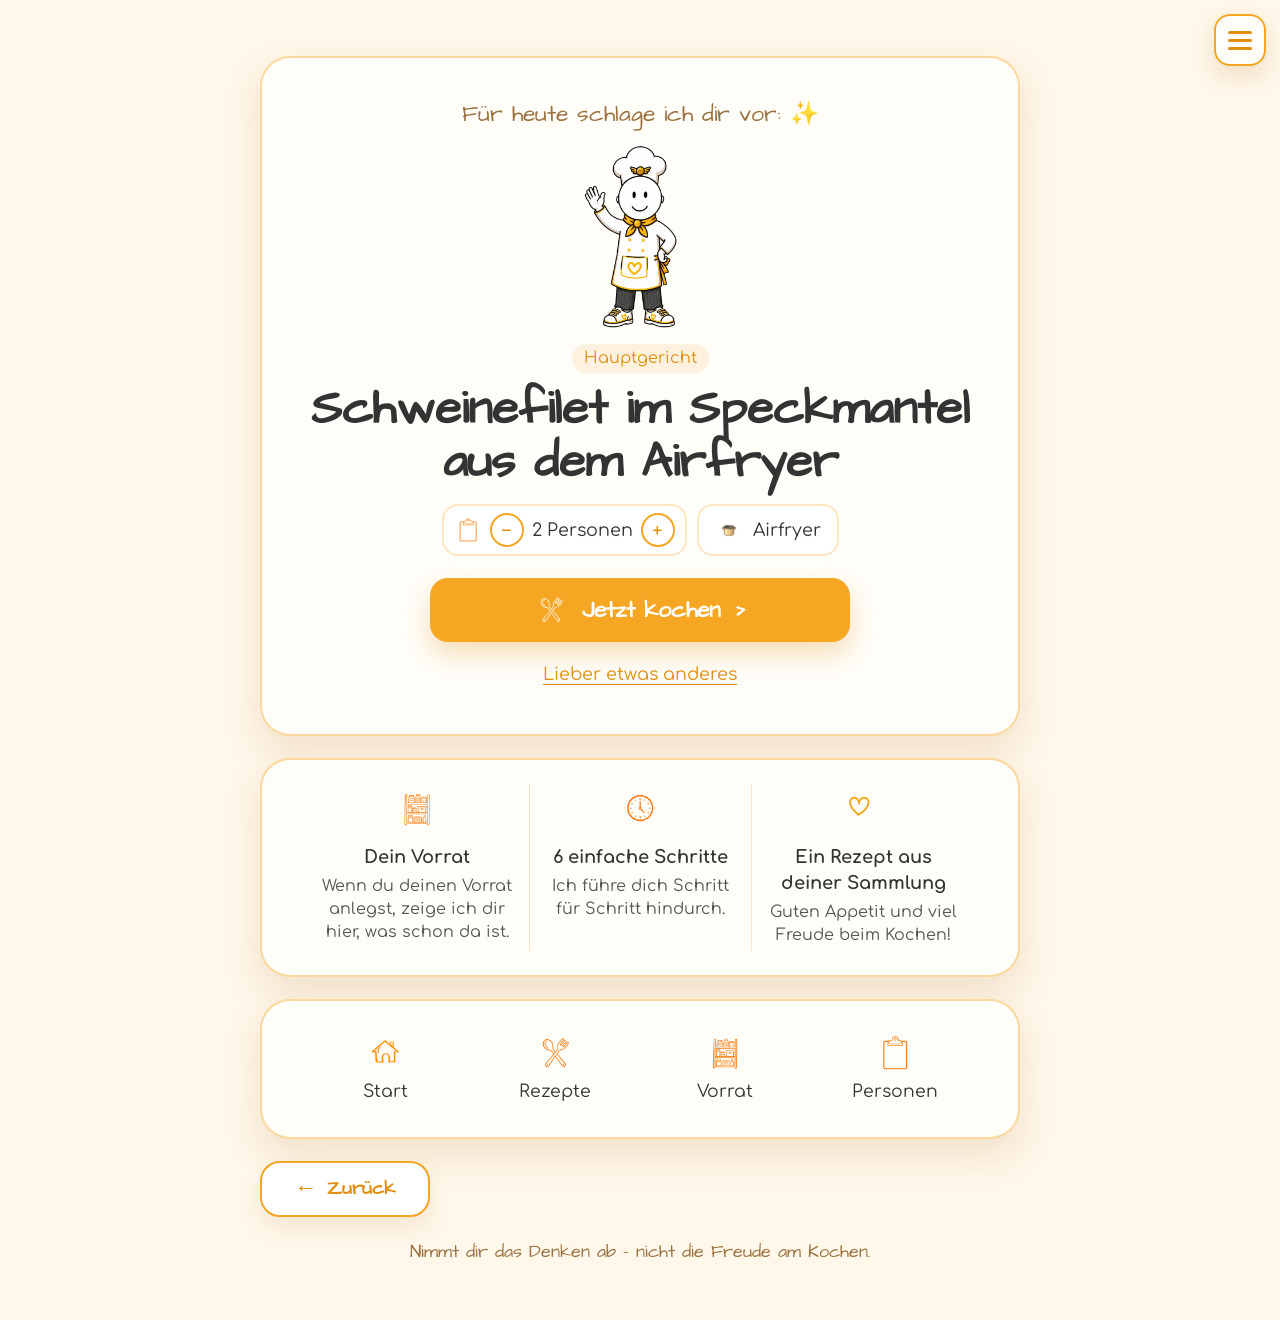
<file: heute.html>
<!DOCTYPE html>
<html lang="de">
<head>
    <meta charset="UTF-8">
    <meta name="viewport" content="width=device-width, initial-scale=1.0">
    <title>Küchenpilot - Heute</title>
    <style>
        @font-face {
            font-family: "Architects Daughter";
            src: url("fonts/ArchitectsDaughter-Regular.ttf") format("truetype");
            font-weight: normal;
            font-style: normal;
            font-display: swap;
        }

        @font-face {
            font-family: "Comfortaa";
            src: url("fonts/Comfortaa-Variable.woff2") format("woff2");
            font-weight: 300 700;
            font-style: normal;
            font-display: swap;
        }

        :root {
            --sand: #fff7ea;
            --card: #fffdf8;
            --orange: #f5a623;
            --orange-dark: #df8f12;
            --orange-soft: rgba(245, 166, 35, 0.12);
            --line: rgba(245, 166, 35, 0.28);
            --text: #333333;
            --muted: #555555;
            --shadow: 0 16px 36px rgba(166, 112, 34, 0.16);
            --shadow-small: 0 10px 22px rgba(166, 112, 34, 0.12);
        }

        * {
            box-sizing: border-box;
        }

        body {
            margin: 0;
            padding: 24px;
            font-family: "Comfortaa", "Segoe UI", system-ui, -apple-system, sans-serif;
            line-height: 1.45;
            background: var(--sand);
            min-height: 100vh;
            display: flex;
            justify-content: center;
            align-items: flex-start;
            color: var(--text);
        }

        .today-page {
            width: min(100%, 760px);
            display: grid;
            gap: 22px;
            padding: clamp(12px, 3vw, 32px) 0;
        }

        .sheet {
            background: var(--card);
            border: 2px solid rgba(245, 166, 35, 0.42);
            border-radius: 30px;
            box-shadow: var(--shadow);
            padding: clamp(26px, 4vw, 40px) clamp(20px, 4vw, 44px);
        }

        .today-card {
            text-align: center;
        }

        .eyebrow {
            margin: 0;
            color: #9a7240;
            font-size: clamp(1.2rem, 2.4vw, 1.45rem);
        }

        .today-card .pilot {
            display: block;
            width: clamp(150px, 26vw, 200px);
            height: auto;
            margin: 8px auto 4px;
        }

        h1 {
            margin: 0 0 16px;
            font-size: clamp(1.9rem, 5vw, 3rem);
            line-height: 1.1;
            font-weight: 600;
        }

        .kategorie {
            display: inline-block;
            margin-bottom: 10px;
            padding: 3px 12px;
            border-radius: 999px;
            background: var(--orange-soft);
            color: var(--orange-dark);
            font-size: 1rem;
        }

        .fact-boxes {
            display: flex;
            flex-wrap: wrap;
            justify-content: center;
            gap: 10px;
            margin-bottom: 22px;
        }

        .fact-box {
            display: flex;
            align-items: center;
            gap: 10px;
            padding: 10px 16px;
            border: 2px solid var(--line);
            border-radius: 16px;
            background: #ffffff;
            font-size: 1.1rem;
        }

        .fact-box img {
            width: 28px;
            height: 28px;
            object-fit: contain;
        }

        .cook-button {
            display: inline-flex;
            align-items: center;
            justify-content: center;
            gap: 14px;
            width: min(100%, 420px);
            min-height: 64px;
            padding: 12px 24px;
            border: 0;
            border-radius: 18px;
            background: var(--orange);
            color: #ffffff;
            font-family: inherit;
            font-size: 1.45rem;
            font-weight: 600;
            text-decoration: none;
            cursor: pointer;
            box-shadow: 0 12px 24px rgba(223, 143, 18, 0.28);
            transition: transform 0.18s ease, background-color 0.18s ease;
        }

        .cook-button:hover,
        .cook-button:focus-visible {
            background: var(--orange-dark);
            transform: translateY(-2px);
            outline: none;
        }

        .cook-button img {
            width: 34px;
            height: 34px;
            filter: brightness(0) invert(1);
        }

        .link-button {
            margin-top: 14px;
            padding: 6px 12px;
            border: 0;
            background: none;
            color: var(--orange-dark);
            font: inherit;
            font-size: 1.1rem;
            text-decoration: underline;
            text-underline-offset: 4px;
            cursor: pointer;
        }

        .persons-box {
            gap: 8px;
            padding: 6px 10px;
        }

        .mini-round {
            width: 34px;
            height: 34px;
            border: 2px solid var(--orange);
            border-radius: 50%;
            background: #ffffff;
            color: var(--orange-dark);
            font: inherit;
            font-size: 1.2rem;
            line-height: 1;
            cursor: pointer;
        }

        .mini-round:hover:not(:disabled),
        .mini-round:focus-visible {
            background: var(--orange);
            color: #ffffff;
            outline: none;
        }

        .mini-round:disabled {
            opacity: 0.4;
            cursor: default;
        }

        .choices {
            margin-top: 14px;
            text-align: center;
        }

        .choices[hidden] {
            display: none;
        }

        .choices-title {
            margin: 0 0 10px;
            color: var(--muted);
            font-size: 1.05rem;
        }

        .choice-grid {
            display: grid;
            grid-template-columns: repeat(3, minmax(0, 1fr));
            gap: 12px;
        }

        .choice {
            display: grid;
            gap: 4px;
            align-content: start;
            justify-items: start;
            padding: 14px;
            border: 2px solid var(--line);
            border-radius: 18px;
            background: #ffffff;
            color: var(--text);
            font: inherit;
            text-align: left;
            cursor: pointer;
            box-shadow: var(--shadow-small);
            transition: transform 0.18s ease, border-color 0.18s ease;
        }

        .choice:hover,
        .choice:focus-visible {
            border-color: var(--orange);
            transform: translateY(-2px);
            outline: none;
        }

        .choice strong {
            font-size: 1.05rem;
            font-weight: 700;
            line-height: 1.3;
        }

        .choice span {
            color: var(--muted);
            font-size: 0.95rem;
        }

        .stock-badge {
            margin-top: 4px;
            padding: 1px 10px;
            border-radius: 999px;
            background: var(--orange-soft);
            color: var(--orange-dark);
            font-style: normal;
            font-size: 0.9rem;
        }

        .stock-badge.is-full {
            background: var(--orange);
            color: #ffffff;
        }

        @media (max-width: 760px) {
            .choice-grid {
                grid-template-columns: minmax(0, 1fr);
            }
        }

        .info-row {
            display: grid;
            grid-template-columns: repeat(3, minmax(0, 1fr));
            gap: 0;
            padding-block: 24px;
        }

        .info {
            padding: 4px 14px;
            text-align: center;
        }

        .info + .info {
            border-left: 1px solid var(--line);
        }

        .info img {
            width: 42px;
            height: 42px;
            object-fit: contain;
        }

        .info strong {
            display: block;
            margin: 8px 0 4px;
            font-size: 1.12rem;
        }

        .info span {
            color: var(--muted);
            font-size: 1rem;
            line-height: 1.35;
        }

        .nav-row {
            display: grid;
            grid-template-columns: repeat(4, minmax(0, 1fr));
            gap: 12px;
            padding-block: 20px;
        }

        .nav-tile {
            display: flex;
            flex-direction: column;
            align-items: center;
            gap: 6px;
            padding: 12px 6px;
            border-radius: 18px;
            color: var(--text);
            text-decoration: none;
            font-size: 1.08rem;
            transition: background-color 0.15s ease;
        }

        .nav-tile:hover,
        .nav-tile:focus-visible {
            background: var(--orange-soft);
            outline: none;
        }

        .nav-tile img {
            width: 40px;
            height: 40px;
            object-fit: contain;
        }

        .nav-tile img.icon-small {
            transform: scale(2.2);
        }

        .button-row {
            display: flex;
            justify-content: flex-start;
        }

        .next-button {
            display: inline-flex;
            align-items: center;
            justify-content: center;
            gap: 10px;
            min-width: 170px;
            min-height: 56px;
            padding: 10px 20px;
            border: 2px solid var(--orange);
            border-radius: 20px;
            background: #ffffff;
            color: var(--orange-dark);
            font-family: inherit;
            font-size: 1.18rem;
            font-weight: 600;
            cursor: pointer;
            box-shadow: var(--shadow-small);
            transition: transform 0.18s ease, background-color 0.18s ease, color 0.18s ease;
        }

        .next-button:hover,
        .next-button:focus-visible {
            background: var(--orange);
            color: #ffffff;
            transform: translateY(-2px);
            outline: none;
        }

        .arrow {
            font-size: 1.45rem;
            line-height: 1;
        }

        .slogan {
            margin: 0;
            text-align: center;
            color: #9a7240;
            font-size: 1.12rem;
        }

        @media (max-width: 760px) {
            body {
                padding: 18px;
            }

            .info-row {
                grid-template-columns: 1fr;
                gap: 16px;
            }

            .info + .info {
                border-left: 0;
                border-top: 1px solid var(--line);
                padding-top: 16px;
            }

            .nav-row {
                grid-template-columns: repeat(2, minmax(0, 1fr));
            }

            .button-row .next-button {
                width: 100%;
            }
        }
    </style>
    <style>
        body :is(h1, h2, h3, .next-button, .cook-button, .eyebrow, .slogan) {
            font-family: "Architects Daughter", "Comfortaa", sans-serif;
        }
    </style>
    <link rel="stylesheet" href="assets/tests/test-ui.css">
</head>
<body class="today-page-body no-next">

    <main class="today-page" aria-label="Küchenpilot Heute">
        <section class="sheet today-card">
            <p class="eyebrow">Für heute schlage ich dir vor: ✨</p>
            <img class="pilot" src="assets/figuren/pilot-winken.png" alt="Küchenpilot winkt">
            <span class="kategorie" id="todayCategory"></span>
            <h1 id="todayTitle">…</h1>
            <div class="fact-boxes" id="todayFacts"></div>
            <a class="cook-button" id="cookButton" href="rezepte.html">
                <img src="assets/icons/kochbesteck.png" alt="" aria-hidden="true">
                <span>Jetzt kochen</span>
                <span class="arrow" aria-hidden="true">›</span>
            </a>
            <br>
            <button class="link-button" type="button" id="otherButton" aria-controls="choices">Lieber etwas anderes</button>
            <div class="choices" id="choices" hidden></div>
        </section>

        <section class="sheet info-row" aria-label="Hinweise zum Rezept">
            <div class="info">
                <img src="assets/icons/regal.png" alt="">
                <strong id="stockTitle">Dein Vorrat</strong>
                <span id="stockText"></span>
            </div>
            <div class="info">
                <img src="assets/icons/uhr.png" alt="">
                <strong id="timeTitle"></strong>
                <span id="timeText"></span>
            </div>
            <div class="info">
                <img src="assets/icons/herz.png" alt="">
                <strong>Ein Rezept aus deiner Sammlung</strong>
                <span>Guten Appetit und viel Freude beim Kochen!</span>
            </div>
        </section>

        <nav class="sheet nav-row" aria-label="Bereiche">
            <a class="nav-tile" href="index.html"><img class="icon-small" src="assets/icons/haus.png" alt=""><span>Start</span></a>
            <a class="nav-tile" href="rezepte.html"><img src="assets/icons/kochbesteck.png" alt=""><span>Rezepte</span></a>
            <a class="nav-tile" href="vorrat.html"><img src="assets/icons/regal.png" alt=""><span>Vorrat</span></a>
            <a class="nav-tile" href="personen.html"><img src="assets/icons/klemmbrett.png" alt=""><span>Personen</span></a>
        </nav>

        <div class="button-row">
            <button class="next-button" type="button" onclick="location.href='grundvorrat.html'" aria-label="Zurück zum Grundvorrat">
                <span class="arrow" aria-hidden="true">←</span>
                <span>Zurück</span>
            </button>
        </div>

        <p class="slogan">Nimmt dir das Denken ab – nicht die Freude am Kochen.</p>
    </main>

    <script src="assets/scripts/portionen.js?v=2"></script>
    <script src="data/rezepte.js"></script>
    <script src="assets/scripts/eigene-rezepte.js?v=1"></script>
    <script src="assets/scripts/planer.js?v=5"></script>
    <script>
        const RECIPES = ((window.KP_REZEPTE || {}).rezepte || [])
            .filter(r => r.status !== 'unvollständig' && (r.zutaten || []).length && (r.schritte || []).length);
        const STORE_KEY = 'kuechenpilotHeute';

        function esc(value) {
            return String(value ?? '')
                .replaceAll('&', '&amp;')
                .replaceAll('<', '&lt;')
                .replaceAll('>', '&gt;')
                .replaceAll('"', '&quot;')
                .replaceAll("'", '&#039;');
        }

        function normalize(text) {
            return String(text || '').toLowerCase().normalize('NFD').replace(/[̀-ͯ]/g, '');
        }

        function todayKey() {
            const d = new Date();
            return `${d.getFullYear()}-${String(d.getMonth() + 1).padStart(2, '0')}-${String(d.getDate()).padStart(2, '0')}`;
        }

        function readJson(key) {
            try { return JSON.parse(localStorage.getItem(key) || 'null'); } catch (e) { return null; }
        }

        function writeJson(key, value) {
            try { localStorage.setItem(key, JSON.stringify(value)); } catch (e) { /* ohne Speicher geht es trotzdem */ }
        }

        const P = window.KPPlaner;
        let shown = null;          /* aktuelles Rezept */
        let anzahl = 0;            /* Personen bzw. Stück für das aktuelle Rezept */
        let choiceOffset = 0;      /* für "Noch andere" */

        /* Hauptgerichte bevorzugen. */
        function pool() {
            const main = RECIPES.filter(r => r.kategorie === 'Hauptgericht');
            return main.length ? main : RECIPES;
        }

        function dailyIndex(list, date) {
            let hash = 0;
            for (const ch of date) hash = (hash * 31 + ch.charCodeAt(0)) >>> 0;
            return hash % list.length;
        }

        /*
         * Rezepte nach Vorrat sortiert: zuerst die, für die am meisten da ist.
         * Ohne gespeicherten Vorrat bleibt die Reihenfolge pro Tag gleich gemischt.
         */
        function ranked(excludeId) {
            const stock = P ? P.getStock() : null;
            const date = todayKey();
            return pool()
                .filter(r => r.id !== excludeId)
                .map(r => {
                    const cov = stock ? P.stockCoverage(r, stock) : null;
                    const quote = cov && cov.total ? cov.have / cov.total : 0;
                    return { r, cov, quote, mix: dailyIndex([0, 1, 2, 3, 4, 5, 6, 7, 8, 9, 10, 11, 12], date + r.id) };
                })
                .sort((a, b) => b.quote - a.quote || (b.cov ? b.cov.have : 0) - (a.cov ? a.cov.have : 0) || a.mix - b.mix);
        }

        function defaultAnzahl(recipe) {
            if (!KPPortionen.basis(recipe).anzahl) return 0;
            if (KPPortionen.basis(recipe).personen && P) return P.getPersonen();
            return KPPortionen.standard(recipe);
        }

        /* Vorschlag des Tages: gespeichert, sonst einer der fünf mit dem meisten Vorrat. */
        function pickRecipe() {
            const date = todayKey();
            const saved = readJson(STORE_KEY);
            const list = pool();
            let recipe = saved && saved.datum === date && list.find(r => r.id === saved.id);
            if (!recipe) {
                const top = ranked(null).slice(0, 5);
                recipe = top[dailyIndex(top, date)].r;
            }
            const n = saved && saved.datum === date && saved.id === recipe.id && Number(saved.anzahl);
            choose(recipe, n || defaultAnzahl(recipe));
        }

        function choose(recipe, n) {
            shown = recipe;
            anzahl = n;
            writeJson(STORE_KEY, { datum: todayKey(), id: recipe.id, anzahl });
            render(recipe);
        }

        function stockMatches(recipe) {
            if (!P) return null;
            const stock = P.getStock();
            if (!stock) return null;
            return P.stockCoverage(recipe, stock);
        }

        function render(recipe) {
            document.getElementById('todayCategory').textContent = recipe.kategorie;
            document.getElementById('todayTitle').textContent = recipe.titel;

            const facts = [];
            if (anzahl) {
                facts.push(`
                    <div class="fact-box persons-box" aria-label="Für wie viele">
                        <img src="assets/icons/klemmbrett.png" alt="">
                        <button class="mini-round" type="button" id="lessPersons" aria-label="Weniger" ${anzahl <= 1 ? 'disabled' : ''}>−</button>
                        <span id="personsLabel">${esc(KPPortionen.beschriftung(recipe, anzahl))}</span>
                        <button class="mini-round" type="button" id="morePersons" aria-label="Mehr" ${anzahl >= 20 ? 'disabled' : ''}>+</button>
                    </div>`);
            }
            const plain = [];
            if (recipe.zeitMin) plain.push(['uhr', `ca. ${recipe.zeitMin} Min.`]);
            if (recipe.geraete && recipe.geraete.length) plain.push(['topf', recipe.geraete.join(' / ')]);
            if (recipe.naehrwerte && recipe.naehrwerte.kcal) plain.push(['apfel', `${recipe.naehrwerte.kcal} kcal`]);
            document.getElementById('todayFacts').innerHTML = facts.join('') + plain
                .map(([icon, text]) => `<div class="fact-box"><img src="assets/icons/${icon}.png" alt=""><span>${esc(text)}</span></div>`).join('');

            document.getElementById('cookButton').href = `rezepte.html#rezept/${encodeURIComponent(recipe.id)}${anzahl ? `/${anzahl}` : ''}`;

            const cov = stockMatches(recipe);
            const stockText = document.getElementById('stockText');
            if (cov === null) {
                stockText.textContent = 'Wenn du deinen Vorrat anlegst, zeige ich dir hier, was schon da ist.';
            } else if (cov.have) {
                stockText.textContent = `${cov.have} von ${cov.total} Zutaten schon da: ${cov.haveNames.join(', ')}.`;
            } else {
                stockText.textContent = 'Für dieses Rezept habe ich in deinem Vorrat nichts Passendes gefunden.';
            }

            const steps = (recipe.schritte || []).length;
            document.getElementById('timeTitle').textContent = recipe.zeitMin ? `Etwa ${recipe.zeitMin} Minuten` : `${steps} einfache Schritte`;
            document.getElementById('timeText').textContent = recipe.zeitMin
                ? `In ${steps} Schritten zum fertigen Gericht.`
                : 'Ich führe dich Schritt für Schritt hindurch.';
        }

        function changePersons(delta) {
            const n = Math.min(20, Math.max(1, anzahl + delta));
            if (n === anzahl) return;
            /* Personen-Rezepte: gilt auch als neue Personenzahl für Wochenkorb und Einkauf */
            if (P && KPPortionen.basis(shown).personen) P.setPersonen(n);
            choose(shown, n);
        }

        /* "Lieber etwas anderes": drei Gerichte zur Wahl, die mit dem meisten Vorrat zuerst */
        function renderChoices() {
            const box = document.getElementById('choices');
            const list = ranked(shown.id);
            if (choiceOffset >= list.length) choiceOffset = 0;
            const three = list.slice(choiceOffset, choiceOffset + 3);
            box.hidden = false;
            box.innerHTML = `
                <p class="choices-title">Wie wär's damit?</p>
                <div class="choice-grid">
                    ${three.map(({ r, cov }) => {
                        const meta = [];
                        if (r.zeitMin) meta.push(`${r.zeitMin} Min.`);
                        if (r.naehrwerte && r.naehrwerte.kcal) meta.push(`${r.naehrwerte.kcal} kcal`);
                        const badge = cov && cov.total
                            ? `<em class="stock-badge${cov.have === cov.total ? ' is-full' : ''}">${cov.have === cov.total ? 'Alles im Vorrat' : `${cov.have} von ${cov.total} im Vorrat`}</em>`
                            : '';
                        return `
                            <button class="choice" type="button" data-choice="${esc(r.id)}">
                                <strong>${esc(r.titel)}</strong>
                                <span>${esc(meta.join(' · '))}</span>
                                ${badge}
                            </button>`;
                    }).join('')}
                </div>
                ${list.length > 3 ? '<button class="link-button" type="button" id="moreChoices">Noch andere zeigen</button>' : ''}`;
        }

        document.addEventListener('click', event => {
            if (event.target.closest('#lessPersons')) changePersons(-1);
            else if (event.target.closest('#morePersons')) changePersons(1);
            else if (event.target.closest('#moreChoices')) { choiceOffset += 3; renderChoices(); }
            else {
                const c = event.target.closest('[data-choice]');
                if (!c) return;
                const recipe = RECIPES.find(r => r.id === c.dataset.choice);
                if (!recipe) return;
                document.getElementById('choices').hidden = true;
                choiceOffset = 0;
                choose(recipe, defaultAnzahl(recipe));
                document.querySelector('.today-card').scrollIntoView({ behavior: 'smooth', block: 'start' });
            }
        });

        if (RECIPES.length) {
            pickRecipe();
            document.getElementById('otherButton').addEventListener('click', () => {
                const box = document.getElementById('choices');
                if (!box.hidden) { box.hidden = true; return; }
                choiceOffset = 0;
                renderChoices();
            });
        } else {
            document.getElementById('todayTitle').textContent = 'Noch keine Rezepte vorhanden';
        }
    </script>

    <script>if (/[?&]test=1/.test(location.search)) document.write('<script src="assets/tests/test-runner.js"><\/script>');</script>
    <script>
        if (window.KPTest && window.KPTest.enabled) {
            KPTest.add('Rezept für heute gewählt', () => {
                const t = document.getElementById('todayTitle').textContent.trim();
                return { ok: !!t && t !== '…', message: t };
            });
            KPTest.add('Jetzt kochen führt zum Rezept', () => {
                const href = document.getElementById('cookButton').getAttribute('href');
                return { ok: href.startsWith('rezepte.html#rezept/'), message: href };
            });
        }
    </script>
    <script src="assets/scripts/menue.js?v=1"></script>
</body>
</html>
</file>
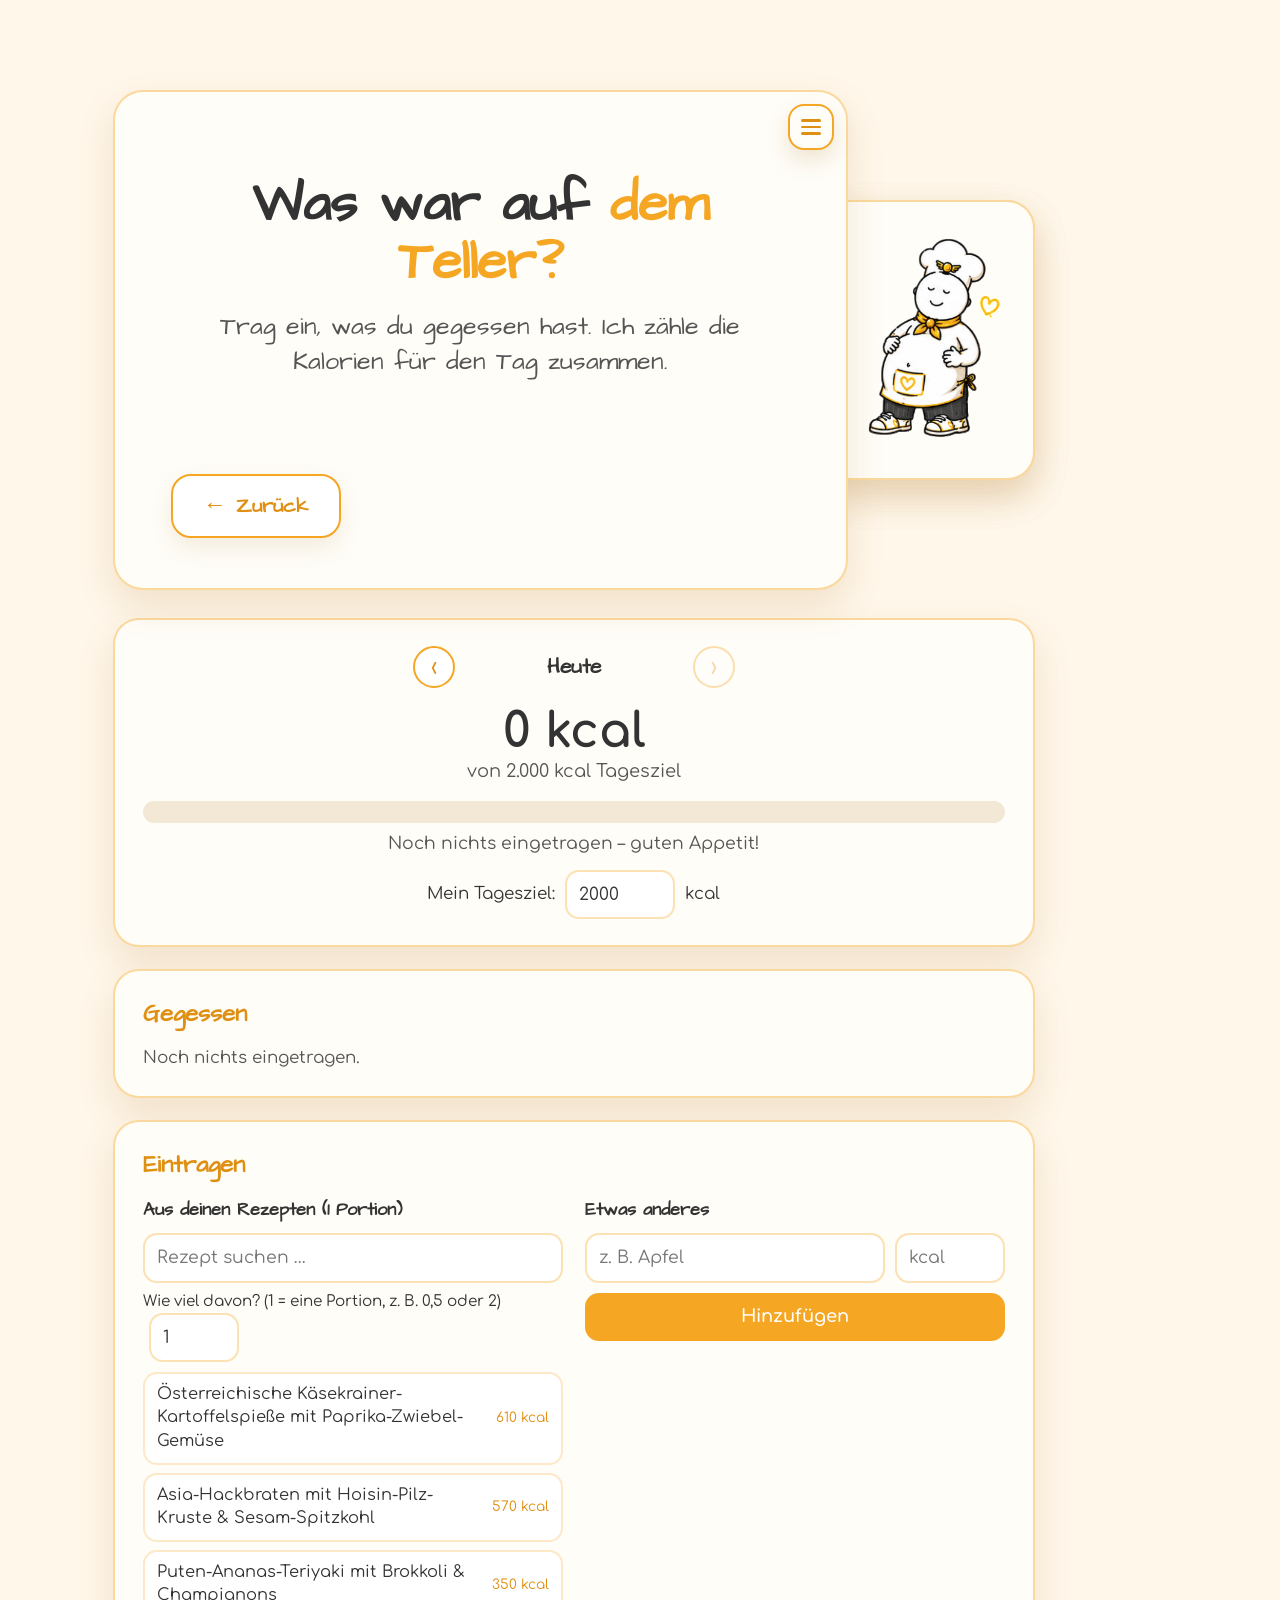
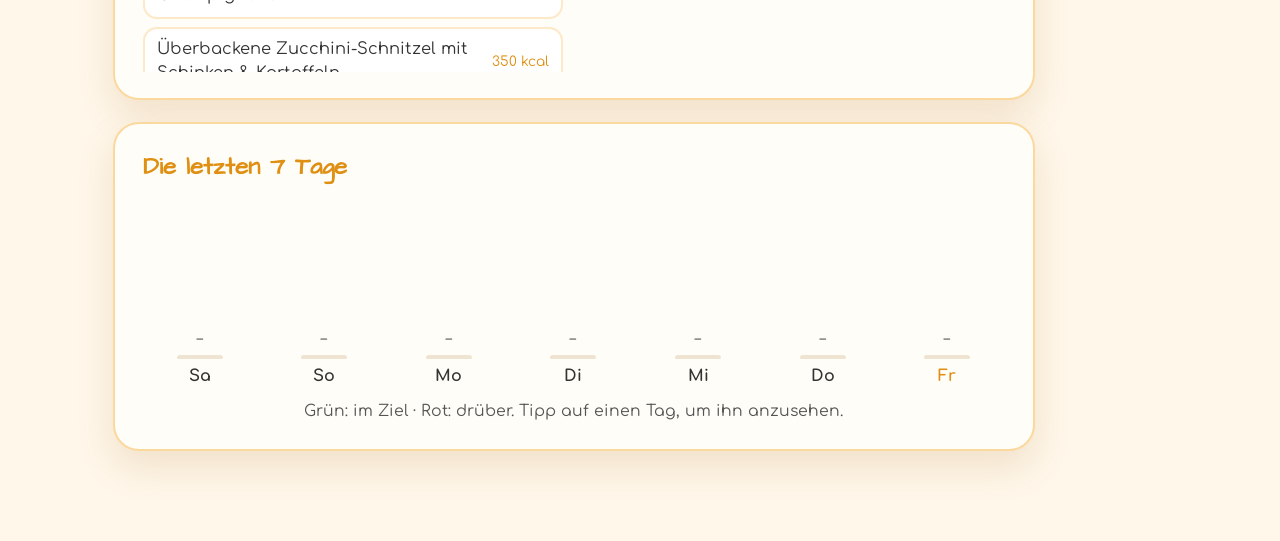
<file: kaloriengrab.html>
<!DOCTYPE html>
<html lang="de">
<head>
    <meta charset="UTF-8">
    <meta name="viewport" content="width=device-width, initial-scale=1.0">
    <title>Küchenpilot - Was war auf dem Teller?</title>
    <style>
        @font-face {
            font-family: "Architects Daughter";
            src: url("fonts/ArchitectsDaughter-Regular.ttf") format("truetype");
            font-weight: normal;
            font-style: normal;
            font-display: swap;
        }

        :root {
            --sand: #fff7ea;
            --card: #fffdf8;
            --orange: #f5a623;
            --orange-dark: #df8f12;
            --orange-soft: rgba(245, 166, 35, 0.12);
            --line: rgba(245, 166, 35, 0.28);
            --green: #7cb342;
            --red: #d9534f;
            --text: #333333;
            --muted: #555555;
            --shadow: 0 16px 36px rgba(166, 112, 34, 0.16);
            --shadow-small: 0 10px 22px rgba(166, 112, 34, 0.12);
        }

        * {
            box-sizing: border-box;
        }

        body {
            margin: 0;
            padding: 24px;
            font-family: "Architects Daughter", sans-serif;
            background: var(--sand);
            min-height: 100vh;
            display: flex;
            justify-content: center;
            align-items: flex-start;
            color: var(--text);
        }

        .start-page {
            position: relative;
        }

        .welcome-card,
        .pilot-card,
        .sheet {
            background: var(--card);
            border: 2px solid rgba(245, 166, 35, 0.42);
            box-shadow: var(--shadow);
        }

        .welcome-card {
            position: relative;
            z-index: 3;
        }

        .pilot-card {
            position: absolute;
            z-index: 2;
            pointer-events: none;
            border-radius: 28px;
            overflow: hidden;
        }

        .pilot-mobile {
            display: none;
        }

        h1 {
            margin: 0 0 18px;
            text-align: center;
            line-height: 1.08;
            font-weight: 600;
        }

        h1 span {
            color: var(--orange);
        }

        .welcome-card p {
            margin: 0 auto;
            max-width: 560px;
            text-align: center;
            color: var(--muted);
            line-height: 1.42;
        }

        .button-row {
            margin-top: 22px;
            display: flex;
            justify-content: space-between;
            gap: 18px;
        }

        .next-button {
            display: inline-flex;
            align-items: center;
            justify-content: center;
            gap: 10px;
            min-width: 170px;
            min-height: 56px;
            padding: 10px 20px;
            border: 2px solid var(--orange);
            border-radius: 20px;
            background: #ffffff;
            color: var(--orange-dark);
            font-family: inherit;
            font-size: 1.18rem;
            font-weight: 600;
            cursor: pointer;
            box-shadow: var(--shadow-small);
            transition: transform 0.18s ease, background-color 0.18s ease, color 0.18s ease;
        }

        .next-button:hover,
        .next-button:focus-visible {
            background: var(--orange);
            color: #ffffff;
            transform: translateY(-2px);
            outline: none;
        }

        .arrow {
            font-size: 1.45rem;
            line-height: 1;
        }

        /* ---------- Inhalt ---------- */

        .content {
            width: min(100%, 922px);
            margin-top: 28px;
            display: grid;
            gap: 22px;
        }

        .sheet {
            border-radius: 26px;
            padding: 26px 28px;
        }

        .sheet h2 {
            margin: 0 0 14px;
            color: var(--orange-dark);
            font-size: 1.5rem;
        }

        .day-nav {
            display: flex;
            align-items: center;
            justify-content: center;
            gap: 14px;
            margin-bottom: 18px;
        }

        .round-button {
            width: 42px;
            height: 42px;
            border: 2px solid var(--orange);
            border-radius: 50%;
            background: #ffffff;
            color: var(--orange-dark);
            font: inherit;
            font-size: 1.4rem;
            line-height: 1;
            cursor: pointer;
        }

        .round-button:hover,
        .round-button:focus-visible {
            background: var(--orange);
            color: #ffffff;
            outline: none;
        }

        .round-button:disabled {
            opacity: 0.35;
            cursor: default;
            background: #ffffff;
            color: var(--orange-dark);
        }

        .day-label {
            min-width: 210px;
            text-align: center;
            font-size: 1.3rem;
            font-weight: 600;
        }

        .total {
            text-align: center;
        }

        .total strong {
            display: block;
            font-size: clamp(2.2rem, 6vw, 3rem);
            line-height: 1.1;
        }

        .total span {
            color: var(--muted);
            font-size: 1.12rem;
        }

        .bar {
            position: relative;
            height: 22px;
            margin: 16px 0 8px;
            border-radius: 999px;
            background: #f3e8d6;
            overflow: hidden;
        }

        .bar-fill {
            height: 100%;
            width: 0;
            border-radius: 999px;
            background: var(--green);
            transition: width 0.3s ease, background-color 0.3s ease;
        }

        .bar-fill.warn {
            background: var(--orange);
        }

        .bar-fill.over {
            background: var(--red);
        }

        .status {
            margin: 0;
            text-align: center;
            color: var(--muted);
            font-size: 1.08rem;
        }

        .goal-row {
            display: flex;
            align-items: center;
            justify-content: center;
            flex-wrap: wrap;
            gap: 10px;
            margin-top: 14px;
            font-size: 1.05rem;
        }

        .goal-row input {
            width: 110px;
        }

        input[type="text"],
        input[type="number"],
        input[type="search"] {
            padding: 10px 12px;
            border: 2px solid rgba(245, 166, 35, 0.34);
            border-radius: 14px;
            background: #ffffff;
            color: var(--text);
            font: inherit;
            font-size: 1.08rem;
        }

        input:focus {
            outline: none;
            border-color: var(--orange);
            box-shadow: 0 0 0 4px var(--orange-soft);
        }

        .entries {
            list-style: none;
            margin: 0;
            padding: 0;
        }

        .entries li {
            display: grid;
            grid-template-columns: minmax(0, 1fr) auto auto;
            align-items: center;
            gap: 12px;
            padding: 10px 0;
            border-bottom: 1px dashed rgba(245, 166, 35, 0.35);
            font-size: 1.1rem;
        }

        .entries li:last-child {
            border-bottom: 0;
        }

        .entries .kcal {
            color: var(--orange-dark);
            font-weight: 600;
            white-space: nowrap;
        }

        .entries a {
            color: inherit;
        }

        .remove {
            width: 34px;
            height: 34px;
            border: 0;
            border-radius: 50%;
            background: #f6efe3;
            color: var(--muted);
            font: inherit;
            font-size: 1.2rem;
            cursor: pointer;
        }

        .remove:hover,
        .remove:focus-visible {
            background: var(--red);
            color: #ffffff;
            outline: none;
        }

        .empty {
            margin: 0;
            color: var(--muted);
            font-size: 1.05rem;
        }

        .add-grid {
            display: grid;
            grid-template-columns: minmax(0, 1fr) minmax(0, 1fr);
            gap: 22px;
        }

        .add-grid h3 {
            margin: 0 0 10px;
            font-size: 1.15rem;
        }

        .add-grid input {
            width: 100%;
        }

        .suggestions {
            display: grid;
            gap: 8px;
            margin-top: 10px;
            max-height: 300px;
            overflow-y: auto;
        }

        .suggestion {
            display: flex;
            align-items: center;
            justify-content: space-between;
            gap: 10px;
            width: 100%;
            padding: 9px 12px;
            border: 2px solid rgba(245, 166, 35, 0.25);
            border-radius: 14px;
            background: #ffffff;
            color: var(--text);
            font: inherit;
            font-size: 1.02rem;
            text-align: left;
            cursor: pointer;
        }

        .suggestion:hover,
        .suggestion:focus-visible {
            border-color: var(--orange);
            outline: none;
        }

        .suggestion small {
            color: var(--orange-dark);
            white-space: nowrap;
        }

        .suggestion.plan {
            border-style: dashed;
            background: #fffaf0;
        }

        .factor-label { display: block; margin: 8px 0; font-size: 0.95rem; }
        .factor-label input { width: 90px; margin-left: 6px; }
        .free-entry {
            display: grid;
            grid-template-columns: minmax(0, 1fr) 110px;
            gap: 10px;
        }

        .add-button {
            margin-top: 10px;
            width: 100%;
            min-height: 48px;
            border: 0;
            border-radius: 14px;
            background: var(--orange);
            color: #ffffff;
            font: inherit;
            font-size: 1.12rem;
            font-weight: 600;
            cursor: pointer;
        }

        .add-button:hover,
        .add-button:focus-visible {
            background: var(--orange-dark);
            outline: none;
        }

        .message {
            min-height: 1.4em;
            margin: 8px 0 0;
            color: var(--red);
            font-size: 1rem;
        }

        .week {
            display: grid;
            grid-template-columns: repeat(7, minmax(0, 1fr));
            gap: 10px;
            align-items: end;
            height: 190px;
        }

        .week-day {
            display: flex;
            flex-direction: column;
            align-items: center;
            justify-content: flex-end;
            gap: 6px;
            height: 100%;
            padding: 0;
            border: 0;
            background: none;
            font: inherit;
            color: var(--text);
            cursor: pointer;
        }

        .week-day .col {
            width: 100%;
            max-width: 46px;
            min-height: 4px;
            border-radius: 10px 10px 4px 4px;
            background: var(--green);
        }

        .week-day .col.over {
            background: var(--red);
        }

        .week-day .col.none {
            background: #efe4d1;
        }

        .week-day small {
            color: var(--muted);
            font-size: 0.9rem;
        }

        .week-day.active strong {
            color: var(--orange-dark);
        }

        .hint {
            margin: 12px 0 0;
            color: var(--muted);
            font-size: 0.98rem;
            text-align: center;
        }

        @media (max-width: 760px) {
            .pilot-desktop {
                display: none;
            }

            .pilot-mobile {
                display: block;
            }

            .button-row .next-button {
                width: 100%;
            }

            .sheet {
                padding: 22px 18px;
            }

            .add-grid {
                grid-template-columns: 1fr;
            }

            .week {
                gap: 5px;
                height: 160px;
            }
        }
    </style>
    <link rel="stylesheet" href="assets/styles/responsive-master.css?v=6">
    <link rel="stylesheet" href="assets/tests/test-ui.css">
</head>
<body class="calories-page no-next">

    <main class="start-page" aria-label="Küchenpilot Was war auf dem Teller">
        <div class="hero-shell">
            <div class="pilot-card pilot-desktop">
                <img src="assets/figuren/pilot-kaloriengrab.png" alt="Zufriedener Küchenpilot">
            </div>

            <div class="pilot-card pilot-mobile">
                <img src="assets/figuren/pilot-kaloriengrab.png" alt="Zufriedener Küchenpilot">
            </div>

            <section class="welcome-card">
                <div class="card-main">
                    <h1>Was war auf <span>dem Teller?</span></h1>
                    <p>Trag ein, was du gegessen hast. Ich zähle die Kalorien für den Tag zusammen.</p>
                </div>

                <div class="button-row">
                    <button class="next-button" type="button" onclick="location.href='index.html'" aria-label="Zurück zur Startseite">
                        <span class="arrow" aria-hidden="true">←</span>
                        <span>Zurück</span>
                    </button>
                </div>
            </section>
        </div>

        <div class="content">
            <section class="sheet" aria-label="Kalorien des Tages">
                <div class="day-nav">
                    <button class="round-button" type="button" id="prevDay" aria-label="Tag davor">‹</button>
                    <span class="day-label" id="dayLabel"></span>
                    <button class="round-button" type="button" id="nextDay" aria-label="Tag danach">›</button>
                </div>

                <div class="total">
                    <strong id="totalValue">0 kcal</strong>
                    <span id="goalText"></span>
                </div>
                <div class="bar" aria-hidden="true"><div class="bar-fill" id="barFill"></div></div>
                <p class="status" id="statusText" aria-live="polite"></p>

                <label class="goal-row">
                    <span>Mein Tagesziel:</span>
                    <input type="number" id="goalInput" min="800" max="5000" step="50" inputmode="numeric">
                    <span>kcal</span>
                </label>
            </section>

            <section class="sheet" aria-label="Gegessen">
                <h2>Gegessen</h2>
                <ul class="entries" id="entryList"></ul>
                <p class="empty" id="emptyText">Noch nichts eingetragen.</p>
            </section>

            <section class="sheet" aria-label="Eintragen">
                <h2>Eintragen</h2>
                <div class="add-grid">
                    <div>
                        <h3>Aus deinen Rezepten (1 Portion)</h3>
                        <input type="search" id="recipeSearch" placeholder="Rezept suchen …" autocomplete="off">
                        <label class="factor-label">Wie viel davon? (1 = eine Portion, z. B. 0,5 oder 2)
                            <input type="text" id="recipeFactor" value="1" inputmode="decimal" autocomplete="off">
                        </label>
                        <div class="suggestions" id="suggestions"></div>
                    </div>
                    <div>
                        <h3>Etwas anderes</h3>
                        <div class="free-entry">
                            <input type="text" id="freeName" placeholder="z. B. Apfel" autocomplete="off" aria-label="Was hast du gegessen?">
                            <input type="number" id="freeKcal" placeholder="kcal" min="0" max="5000" inputmode="numeric" aria-label="Kalorien">
                        </div>
                        <button class="add-button" type="button" id="addFree">Hinzufügen</button>
                        <p class="message" id="freeMessage" role="status"></p>
                    </div>
                </div>
            </section>

            <section class="sheet" aria-label="Die letzten 7 Tage">
                <h2>Die letzten 7 Tage</h2>
                <div class="week" id="week"></div>
                <p class="hint">Grün: im Ziel · Rot: drüber. Tipp auf einen Tag, um ihn anzusehen.</p>
            </section>
        </div>
    </main>

    <script src="data/rezepte.js"></script>
    <script src="assets/scripts/eigene-rezepte.js?v=1"></script>
    <script>
        /*
         * Speicher (nur im Browser):
         *   kuechenpilotKalorien = { ziel: 2000, tage: { "2026-11-22": [ { name, kcal, id? } ] } }
         * Liest zusätzlich kuechenpilotWochenplan (vom Wochenkorb), um geplante Gerichte vorzuschlagen.
         */
        const STORE_KEY = 'kuechenpilotKalorien';
        const PLAN_KEY = 'kuechenpilotWochenplan';
        const DEFAULT_GOAL = 2000;
        const WEEKDAYS = ['So', 'Mo', 'Di', 'Mi', 'Do', 'Fr', 'Sa'];
        const WEEKDAYS_LONG = ['Sonntag', 'Montag', 'Dienstag', 'Mittwoch', 'Donnerstag', 'Freitag', 'Samstag'];

        const RECIPES = ((window.KP_REZEPTE || {}).rezepte || [])
            .filter(r => r.naehrwerte && r.naehrwerte.kcal);
        const BY_ID = new Map(((window.KP_REZEPTE || {}).rezepte || []).map(r => [r.id, r]));

        const $ = id => document.getElementById(id);

        function esc(value) {
            return String(value ?? '')
                .replaceAll('&', '&amp;')
                .replaceAll('<', '&lt;')
                .replaceAll('>', '&gt;')
                .replaceAll('"', '&quot;')
                .replaceAll("'", '&#039;');
        }

        function normalize(text) {
            return String(text || '').toLowerCase().normalize('NFD').replace(/[̀-ͯ]/g, '');
        }

        function isoDate(d) {
            return `${d.getFullYear()}-${String(d.getMonth() + 1).padStart(2, '0')}-${String(d.getDate()).padStart(2, '0')}`;
        }

        function addDays(iso, n) {
            const [y, m, d] = iso.split('-').map(Number);
            const date = new Date(y, m - 1, d + n);
            return isoDate(date);
        }

        function parseIso(iso) {
            const [y, m, d] = iso.split('-').map(Number);
            return new Date(y, m - 1, d);
        }

        function load() {
            let data = null;
            try { data = JSON.parse(localStorage.getItem(STORE_KEY) || 'null'); } catch (e) { data = null; }
            if (!data || typeof data !== 'object') data = {};
            if (!(Number(data.ziel) > 0)) data.ziel = DEFAULT_GOAL;
            if (!data.tage || typeof data.tage !== 'object') data.tage = {};
            return data;
        }

        function save() {
            Object.keys(state.data.tage).forEach(k => { if (!state.data.tage[k].length) delete state.data.tage[k]; });
            try { localStorage.setItem(STORE_KEY, JSON.stringify(state.data)); } catch (e) { /* ohne Speicher geht es trotzdem */ }
        }

        const today = isoDate(new Date());
        const state = { data: load(), day: today };

        function entries(day) {
            return state.data.tage[day] || [];
        }

        function sum(day) {
            return entries(day).reduce((s, e) => s + (Number(e.kcal) || 0), 0);
        }

        function dayLabel(iso) {
            if (iso === today) return 'Heute';
            if (iso === addDays(today, -1)) return 'Gestern';
            const d = parseIso(iso);
            return `${WEEKDAYS_LONG[d.getDay()]}, ${d.getDate()}.${d.getMonth() + 1}.`;
        }

        /* Gerichte aus dem Wochenplan für den Tag (falls der Wochenkorb genutzt wird). */
        function plannedRecipes(day) {
            let plan = null;
            try { plan = JSON.parse(localStorage.getItem(PLAN_KEY) || 'null'); } catch (e) { plan = null; }
            const list = plan && Array.isArray(plan[day]) ? plan[day] : [];
            return list
                .map(item => BY_ID.get(typeof item === 'string' ? item : (item && (item.id || item.rezept))))
                .filter(r => r && r.naehrwerte && r.naehrwerte.kcal);
        }

        function addEntry(entry) {
            if (!state.data.tage[state.day]) state.data.tage[state.day] = [];
            state.data.tage[state.day].push(entry);
            save();
            render();
        }

        /* ---------- Anzeige ---------- */

        function renderTotal() {
            const total = sum(state.day);
            const goal = state.data.ziel;
            const ratio = total / goal;
            $('dayLabel').textContent = dayLabel(state.day);
            $('nextDay').disabled = state.day >= today;
            $('totalValue').textContent = `${total.toLocaleString('de-DE')} kcal`;
            $('goalText').textContent = `von ${goal.toLocaleString('de-DE')} kcal Tagesziel`;

            const fill = $('barFill');
            fill.style.width = `${Math.min(100, ratio * 100)}%`;
            fill.classList.toggle('warn', ratio > 0.85 && ratio <= 1);
            fill.classList.toggle('over', ratio > 1);

            let text;
            if (!total) text = 'Noch nichts eingetragen – guten Appetit!';
            else if (ratio <= 1) text = `Noch ${(goal - total).toLocaleString('de-DE')} kcal frei. Genieß es!`;
            else text = `${(total - goal).toLocaleString('de-DE')} kcal über dem Ziel – morgen ist ein neuer Tag.`;
            $('statusText').textContent = text;

            if (document.activeElement !== $('goalInput')) $('goalInput').value = goal;
        }

        function renderEntries() {
            const list = entries(state.day);
            $('emptyText').hidden = list.length > 0;
            $('entryList').innerHTML = list.map((e, i) => {
                const recipe = e.id && BY_ID.get(e.id);
                const name = recipe
                    ? `<a href="rezepte.html#rezept/${encodeURIComponent(e.id)}">${esc(e.name)}</a>`
                    : esc(e.name);
                return `<li><span>${name}</span><span class="kcal">${Number(e.kcal).toLocaleString('de-DE')} kcal</span>
                    <button class="remove" type="button" data-index="${i}" aria-label="${esc(e.name)} entfernen">×</button></li>`;
            }).join('');
            $('entryList').querySelectorAll('.remove').forEach(btn => {
                btn.addEventListener('click', () => {
                    state.data.tage[state.day].splice(Number(btn.dataset.index), 1);
                    save();
                    render();
                });
            });
        }

        function suggestionButton(r, planned) {
            return `<button class="suggestion${planned ? ' plan' : ''}" type="button" data-id="${esc(r.id)}">
                <span>${planned ? '📅 ' : ''}${esc(r.titel)}</span><small>${r.naehrwerte.kcal} kcal</small></button>`;
        }

        /* Freier Faktor, z. B. 0,5 oder 1,5. Ungültige Eingaben zählen als 1. */
        function faktor() {
            const f = Number(String($('recipeFactor').value).replace(',', '.'));
            return f > 0 && f <= 20 ? Math.round(f * 100) / 100 : 1;
        }

        function renderSuggestions() {
            const words = normalize($('recipeSearch').value).split(/\s+/).filter(Boolean);
            const planned = words.length ? [] : plannedRecipes(state.day);
            const plannedIds = new Set(planned.map(r => r.id));
            const matches = RECIPES
                .filter(r => !plannedIds.has(r.id))
                .filter(r => words.every(w => normalize(r.titel + ' ' + r.kategorie).includes(w)))
                .slice(0, words.length ? 30 : 6);
            const html = planned.map(r => suggestionButton(r, true)).join('') + matches.map(r => suggestionButton(r, false)).join('');
            $('suggestions').innerHTML = html || '<p class="empty">Kein Rezept mit Kalorienangabe gefunden.</p>';
            $('suggestions').querySelectorAll('.suggestion').forEach(btn => {
                btn.addEventListener('click', () => {
                    const r = BY_ID.get(btn.dataset.id);
                    const f = faktor();
                    const label = f === 1 ? '' : ` (× ${String(f).replace('.', ',')})`;
                    addEntry({ name: r.titel + label, kcal: Math.round(r.naehrwerte.kcal * f), id: r.id });
                });
            });
        }

        function renderWeek() {
            const days = Array.from({ length: 7 }, (_, i) => addDays(today, i - 6));
            const goal = state.data.ziel;
            const max = Math.max(goal, ...days.map(sum)) || 1;
            $('week').innerHTML = days.map(day => {
                const total = sum(day);
                const height = total ? Math.max(4, Math.round(total / max * 120)) : 4;
                const cls = !total ? 'none' : (total > goal ? 'over' : '');
                const d = parseIso(day);
                return `<button class="week-day${day === state.day ? ' active' : ''}" type="button" data-day="${day}"
                        aria-label="${esc(dayLabel(day))}: ${total} kcal">
                    <small>${total ? total.toLocaleString('de-DE') : '–'}</small>
                    <span class="col ${cls}" style="height:${height}px"></span>
                    <strong>${WEEKDAYS[d.getDay()]}</strong>
                </button>`;
            }).join('');
            $('week').querySelectorAll('.week-day').forEach(btn => {
                btn.addEventListener('click', () => { state.day = btn.dataset.day; render(); });
            });
        }

        function render() {
            renderTotal();
            renderEntries();
            renderSuggestions();
            renderWeek();
        }

        /* ---------- Bedienung ---------- */

        $('prevDay').addEventListener('click', () => { state.day = addDays(state.day, -1); render(); });
        $('nextDay').addEventListener('click', () => {
            if (state.day < today) { state.day = addDays(state.day, 1); render(); }
        });

        $('goalInput').addEventListener('change', () => {
            const value = Math.round(Number($('goalInput').value));
            if (value >= 800 && value <= 5000) {
                state.data.ziel = value;
                save();
            }
            $('goalInput').value = state.data.ziel;
            render();
        });

        $('recipeSearch').addEventListener('input', renderSuggestions);
        $('recipeFactor').addEventListener('input', renderSuggestions);

        $('addFree').addEventListener('click', () => {
            const name = $('freeName').value.trim();
            const kcal = Math.round(Number($('freeKcal').value));
            if (!name) { $('freeMessage').textContent = 'Bitte gib an, was du gegessen hast.'; return; }
            if (!(kcal > 0 && kcal <= 5000)) { $('freeMessage').textContent = 'Bitte gib die Kalorien an (1 bis 5000).'; return; }
            $('freeMessage').textContent = '';
            $('freeName').value = '';
            $('freeKcal').value = '';
            addEntry({ name, kcal });
        });

        $('freeKcal').addEventListener('keydown', e => { if (e.key === 'Enter') $('addFree').click(); });

        render();
    </script>

    <script>if (/[?&]test=1/.test(location.search)) document.write('<script src="assets/tests/test-runner.js"><\/script>');</script>
    <script>
        if (window.KPTest && window.KPTest.enabled) {
            KPTest.add('Rezepte mit Kalorien vorhanden', () => ({ ok: RECIPES.length > 0, message: `${RECIPES.length} Rezepte mit kcal` }));
            KPTest.add('Wochenübersicht zeigt 7 Tage', () => {
                const n = document.querySelectorAll('#week .week-day').length;
                return { ok: n === 7, message: `${n} Tage` };
            });
        }
    </script>
    <script src="assets/scripts/menue.js?v=1"></script>
</body>
</html>
</file>
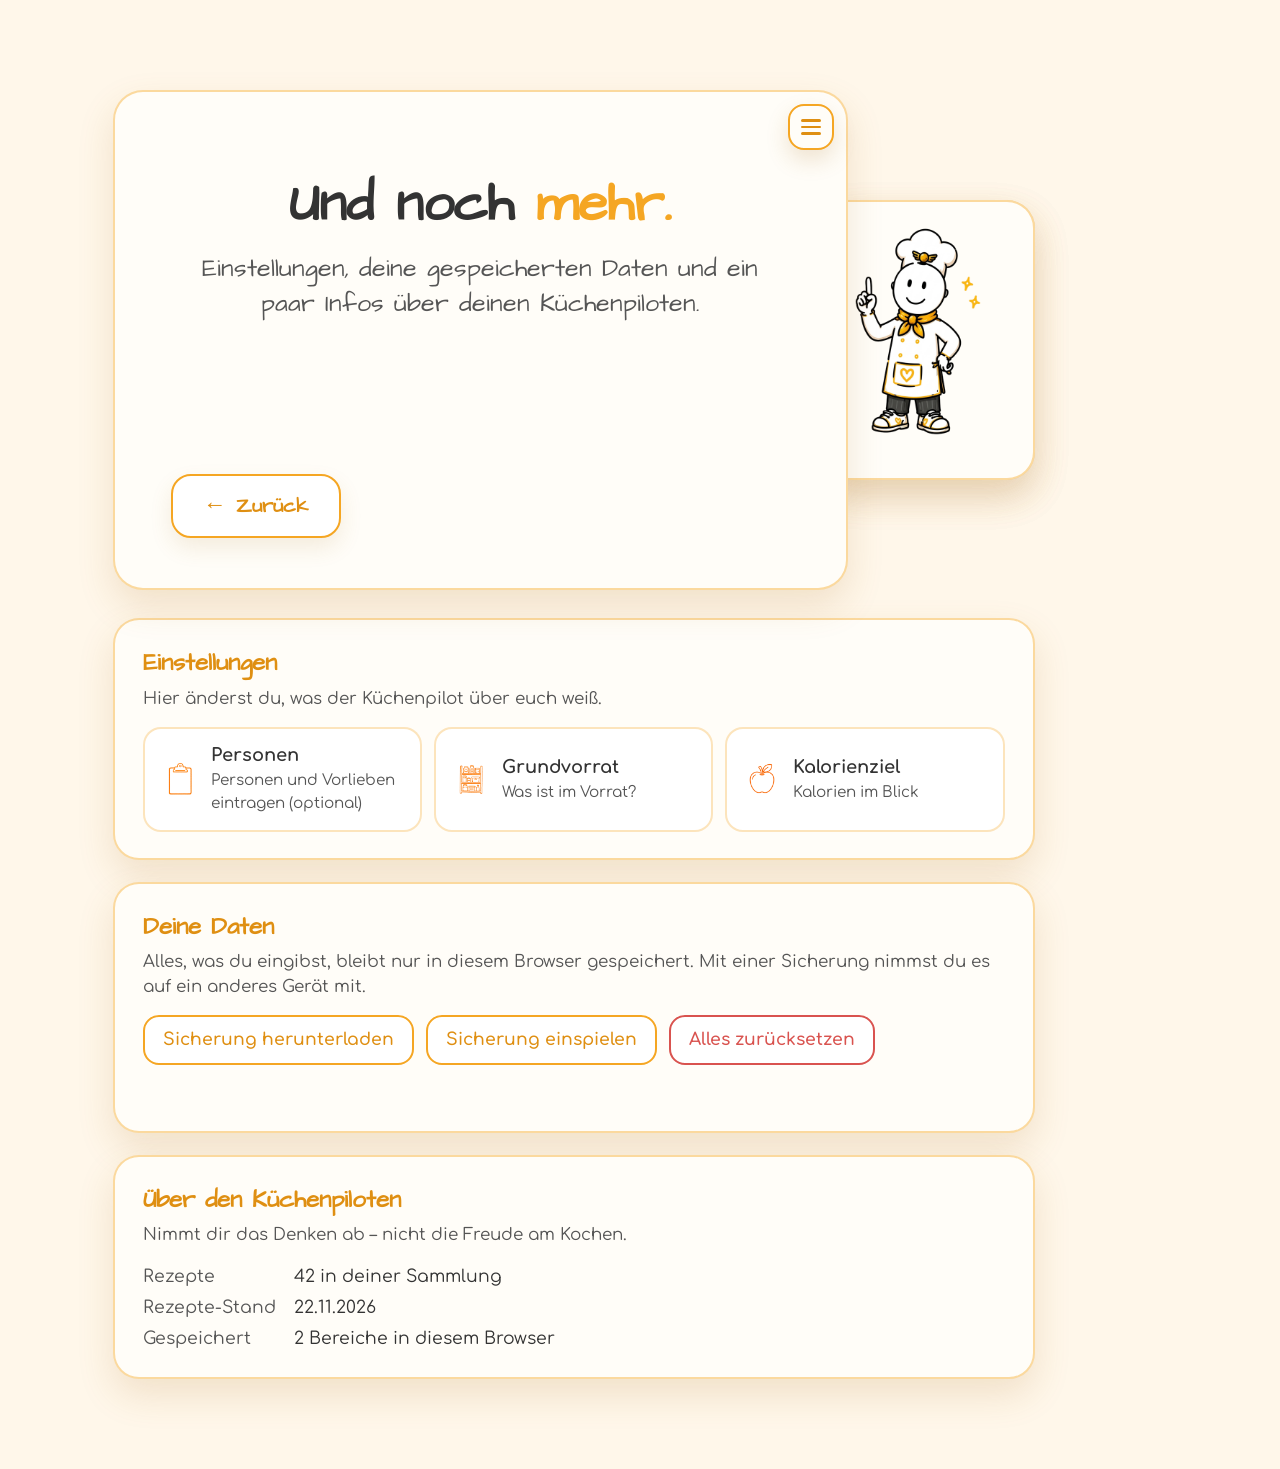
<file: mehr.html>
<!DOCTYPE html>
<html lang="de">
<head>
    <meta charset="UTF-8">
    <meta name="viewport" content="width=device-width, initial-scale=1.0">
    <title>Küchenpilot - Mehr</title>
    <style>
        @font-face {
            font-family: "Architects Daughter";
            src: url("fonts/ArchitectsDaughter-Regular.ttf") format("truetype");
            font-weight: normal;
            font-style: normal;
            font-display: swap;
        }

        :root {
            --sand: #fff7ea;
            --card: #fffdf8;
            --orange: #f5a623;
            --orange-dark: #df8f12;
            --orange-soft: rgba(245, 166, 35, 0.12);
            --line: rgba(245, 166, 35, 0.28);
            --green: #7cb342;
            --red: #d9534f;
            --text: #333333;
            --muted: #555555;
            --shadow: 0 16px 36px rgba(166, 112, 34, 0.16);
            --shadow-small: 0 10px 22px rgba(166, 112, 34, 0.12);
        }

        * {
            box-sizing: border-box;
        }

        body {
            margin: 0;
            padding: 24px;
            font-family: "Architects Daughter", sans-serif;
            background: var(--sand);
            min-height: 100vh;
            display: flex;
            justify-content: center;
            align-items: flex-start;
            color: var(--text);
        }

        .start-page {
            position: relative;
        }

        .welcome-card,
        .pilot-card,
        .sheet {
            background: var(--card);
            border: 2px solid rgba(245, 166, 35, 0.42);
            box-shadow: var(--shadow);
        }

        .welcome-card {
            position: relative;
            z-index: 3;
        }

        .pilot-card {
            position: absolute;
            z-index: 2;
            pointer-events: none;
            border-radius: 28px;
            overflow: hidden;
        }

        .pilot-mobile {
            display: none;
        }

        h1 {
            margin: 0 0 18px;
            text-align: center;
            line-height: 1.08;
            font-weight: 600;
        }

        h1 span {
            color: var(--orange);
        }

        .welcome-card p {
            margin: 0 auto;
            max-width: 560px;
            text-align: center;
            color: var(--muted);
            line-height: 1.42;
        }

        .button-row {
            margin-top: 22px;
            display: flex;
            justify-content: space-between;
            gap: 18px;
        }

        .next-button {
            display: inline-flex;
            align-items: center;
            justify-content: center;
            gap: 10px;
            min-width: 170px;
            min-height: 56px;
            padding: 10px 20px;
            border: 2px solid var(--orange);
            border-radius: 20px;
            background: #ffffff;
            color: var(--orange-dark);
            font-family: inherit;
            font-size: 1.18rem;
            font-weight: 600;
            cursor: pointer;
            box-shadow: var(--shadow-small);
            transition: transform 0.18s ease, background-color 0.18s ease, color 0.18s ease;
        }

        .next-button:hover,
        .next-button:focus-visible {
            background: var(--orange);
            color: #ffffff;
            transform: translateY(-2px);
            outline: none;
        }

        .arrow {
            font-size: 1.45rem;
            line-height: 1;
        }

        /* ---------- Inhalt ---------- */

        .content {
            width: min(100%, 922px);
            margin-top: 28px;
            display: grid;
            gap: 22px;
        }

        .sheet {
            border-radius: 26px;
            padding: 26px 28px;
        }

        .sheet h2 {
            margin: 0 0 6px;
            color: var(--orange-dark);
            font-size: 1.5rem;
        }

        .sheet > p {
            margin: 0 0 16px;
            color: var(--muted);
            font-size: 1.05rem;
        }

        .link-list {
            list-style: none;
            margin: 0;
            padding: 0;
            display: grid;
            grid-template-columns: repeat(3, minmax(0, 1fr));
            gap: 12px;
        }

        .link-tile {
            display: flex;
            align-items: center;
            gap: 12px;
            height: 100%;
            padding: 14px 16px;
            border: 2px solid rgba(245, 166, 35, 0.30);
            border-radius: 18px;
            background: #ffffff;
            color: var(--text);
            text-decoration: none;
            transition: border-color 0.18s ease, transform 0.18s ease;
        }

        .link-tile:hover,
        .link-tile:focus-visible {
            border-color: var(--orange);
            transform: translateY(-2px);
            outline: none;
        }

        .link-tile img {
            width: 38px;
            height: 38px;
            object-fit: contain;
            flex: none;
        }

        .link-tile strong {
            display: block;
            font-size: 1.12rem;
        }

        .link-tile span {
            color: var(--muted);
            font-size: 0.95rem;
        }

        .actions {
            display: flex;
            flex-wrap: wrap;
            gap: 12px;
        }

        .action-button {
            min-height: 50px;
            padding: 10px 18px;
            border: 2px solid var(--orange);
            border-radius: 16px;
            background: #ffffff;
            color: var(--orange-dark);
            font: inherit;
            font-size: 1.08rem;
            font-weight: 600;
            cursor: pointer;
        }

        .action-button:hover,
        .action-button:focus-visible {
            background: var(--orange);
            color: #ffffff;
            outline: none;
        }

        .action-button.danger {
            border-color: var(--red);
            color: var(--red);
        }

        .action-button.danger:hover,
        .action-button.danger:focus-visible {
            background: var(--red);
            color: #ffffff;
        }

        .confirm-box {
            margin-top: 14px;
            padding: 14px 16px;
            border: 2px dashed var(--red);
            border-radius: 16px;
            background: #fff5f4;
        }

        .confirm-box p {
            margin: 0 0 12px;
        }

        .message {
            min-height: 1.4em;
            margin: 12px 0 0;
            color: var(--muted);
            font-size: 1.02rem;
        }

        .facts {
            margin: 0;
            display: grid;
            grid-template-columns: max-content 1fr;
            gap: 6px 18px;
            font-size: 1.08rem;
        }

        .facts dt {
            color: var(--muted);
        }

        .facts dd {
            margin: 0;
        }

        .facts a {
            color: var(--orange-dark);
        }

        @media (max-width: 760px) {
            .pilot-desktop {
                display: none;
            }

            .pilot-mobile {
                display: block;
            }

            .button-row .next-button {
                width: 100%;
            }

            .sheet {
                padding: 22px 18px;
            }

            .link-list {
                grid-template-columns: 1fr;
            }

            .actions .action-button {
                width: 100%;
            }
        }
    </style>
    <link rel="stylesheet" href="assets/styles/responsive-master.css?v=6">
    <link rel="stylesheet" href="assets/tests/test-ui.css">
</head>
<body class="more-page no-next">

    <main class="start-page" aria-label="Küchenpilot Mehr">
        <div class="hero-shell">
            <div class="pilot-card pilot-desktop">
                <img src="assets/figuren/pilot-hinweis.png" alt="Küchenpilot mit erhobenem Finger">
            </div>

            <div class="pilot-card pilot-mobile">
                <img src="assets/figuren/pilot-hinweis.png" alt="Küchenpilot mit erhobenem Finger">
            </div>

            <section class="welcome-card">
                <div class="card-main">
                    <h1>Und noch <span>mehr.</span></h1>
                    <p>Einstellungen, deine gespeicherten Daten und ein paar Infos über deinen Küchenpiloten.</p>
                </div>

                <div class="button-row">
                    <button class="next-button" type="button" onclick="location.href='index.html'" aria-label="Zurück zur Startseite">
                        <span class="arrow" aria-hidden="true">←</span>
                        <span>Zurück</span>
                    </button>
                </div>
            </section>
        </div>

        <div class="content">
            <section class="sheet" aria-label="Einstellungen">
                <h2>Einstellungen</h2>
                <p>Hier änderst du, was der Küchenpilot über euch weiß.</p>
                <ul class="link-list">
                    <li><a class="link-tile" href="personen.html"><img src="assets/icons/klemmbrett.png" alt=""><div><strong>Personen</strong><span id="personsInfo">Personen und Vorlieben eintragen (optional)</span></div></a></li>
                    <li><a class="link-tile" href="vorrat.html"><img src="assets/icons/regal.png" alt=""><div><strong>Grundvorrat</strong><span id="stockInfo">Was ist im Vorrat?</span></div></a></li>
                    <li><a class="link-tile" href="kaloriengrab.html"><img src="assets/icons/apfel.png" alt=""><div><strong>Kalorienziel</strong><span id="goalInfo">Kalorien im Blick</span></div></a></li>
                </ul>
            </section>

            <section class="sheet" aria-label="Deine Daten">
                <h2>Deine Daten</h2>
                <p>Alles, was du eingibst, bleibt nur in diesem Browser gespeichert. Mit einer Sicherung nimmst du es auf ein anderes Gerät mit.</p>
                <div class="actions">
                    <button class="action-button" type="button" id="exportButton">Sicherung herunterladen</button>
                    <button class="action-button" type="button" id="importButton">Sicherung einspielen</button>
                    <input type="file" id="importFile" accept="application/json,.json" hidden>
                    <button class="action-button danger" type="button" id="resetButton">Alles zurücksetzen</button>
                </div>
                <div class="confirm-box" id="confirmBox" hidden>
                    <p>Wirklich alles löschen? Personen, Vorrat, Wochenplan, Einkaufsliste, Kalorien und deine eigenen Rezepte sind danach weg.</p>
                    <div class="actions">
                        <button class="action-button danger" type="button" id="confirmReset">Ja, alles löschen</button>
                        <button class="action-button" type="button" id="cancelReset">Abbrechen</button>
                    </div>
                </div>
                <p class="message" id="dataMessage" role="status"></p>
            </section>

            <section class="sheet" aria-label="Über den Küchenpiloten">
                <h2>Über den Küchenpiloten</h2>
                <p>Nimmt dir das Denken ab – nicht die Freude am Kochen.</p>
                <dl class="facts">
                    <dt>Rezepte</dt><dd id="recipeCount">–</dd>
                    <dt>Rezepte-Stand</dt><dd id="recipeDate">–</dd>
                    <dt>Gespeichert</dt><dd id="storedCount">–</dd>
                    <dt class="tueftler" hidden>Für Tüftler</dt><dd class="tueftler" hidden><a href="index.html?test=1">Test-Modus öffnen</a></dd>
                </dl>
            </section>
            <script>
            /* Tüftler-Bereich nur sichtbar, wenn die Seite einmal mit ?tueftler=1 geöffnet wurde. */
            (function () {
                let an = false;
                try {
                    if (new URLSearchParams(location.search).get('tueftler') === '1') localStorage.setItem('kpTueftler', '1');
                    an = localStorage.getItem('kpTueftler') === '1';
                } catch (e) {}
                if (an) document.querySelectorAll('.tueftler').forEach(el => { el.hidden = false; });
            })();
            </script>
        </div>
    </main>

    <script src="data/rezepte.js"></script>
    <script src="assets/scripts/eigene-rezepte.js?v=1"></script>
    <script>
        const PREFIX = 'kuechenpilot';
        const $ = id => document.getElementById(id);

        function storedKeys() {
            try {
                return Object.keys(localStorage).filter(k => k.startsWith(PREFIX)).sort();
            } catch (e) {
                return [];
            }
        }

        function readJson(key) {
            try { return JSON.parse(localStorage.getItem(key) || 'null'); } catch (e) { return null; }
        }

        function say(text) {
            $('dataMessage').textContent = text;
        }

        function renderInfo() {
            const data = window.KP_REZEPTE || {};
            const recipes = data.rezepte || [];
            $('recipeCount').textContent = `${recipes.length} in deiner Sammlung`;
            if (data.stand) {
                const [y, m, d] = data.stand.split('-');
                $('recipeDate').textContent = `${Number(d)}.${Number(m)}.${y}`;
            }
            const keys = storedKeys();
            $('storedCount').textContent = keys.length ? `${keys.length} Bereiche in diesem Browser` : 'noch nichts';

            const persons = Number(readJson('kuechenpilotPersonen'));
            if (persons > 0) $('personsInfo').textContent = `${persons} ${persons === 1 ? 'Person' : 'Personen'}`;
            const stock = readJson('kuechenpilotGrundvorrat');
            if (Array.isArray(stock)) $('stockInfo').textContent = `${stock.length} Lebensmittel`;
            const cal = readJson('kuechenpilotKalorien');
            if (cal && Number(cal.ziel) > 0) $('goalInfo').textContent = `${Number(cal.ziel).toLocaleString('de-DE')} kcal pro Tag`;
        }

        $('exportButton').addEventListener('click', () => {
            const backup = { app: 'Küchenpilot', erstellt: new Date().toISOString(), daten: {} };
            storedKeys().forEach(k => { backup.daten[k] = localStorage.getItem(k); });
            const blob = new Blob([JSON.stringify(backup, null, 2)], { type: 'application/json' });
            const url = URL.createObjectURL(blob);
            const a = document.createElement('a');
            const d = new Date();
            a.href = url;
            a.download = `kuechenpilot-sicherung-${d.getFullYear()}-${String(d.getMonth() + 1).padStart(2, '0')}-${String(d.getDate()).padStart(2, '0')}.json`;
            document.body.appendChild(a);
            a.click();
            a.remove();
            setTimeout(() => URL.revokeObjectURL(url), 1000);
            say(Object.keys(backup.daten).length ? 'Sicherung heruntergeladen.' : 'Es gibt noch nichts zu sichern – die Datei ist leer.');
        });

        $('importButton').addEventListener('click', () => $('importFile').click());

        $('importFile').addEventListener('change', async () => {
            const file = $('importFile').files[0];
            $('importFile').value = '';
            if (!file) return;
            try {
                const backup = JSON.parse(await file.text());
                const entries = Object.entries((backup && backup.daten) || {}).filter(([k, v]) => k.startsWith(PREFIX) && typeof v === 'string');
                if (!entries.length) { say('In dieser Datei habe ich keine Küchenpilot-Daten gefunden.'); return; }
                entries.forEach(([k, v]) => localStorage.setItem(k, v));
                say(`Sicherung eingespielt: ${entries.length} Bereiche übernommen.`);
                renderInfo();
            } catch (e) {
                say('Die Datei konnte ich nicht lesen. Ist es eine Küchenpilot-Sicherung?');
            }
        });

        $('resetButton').addEventListener('click', () => { $('confirmBox').hidden = false; say(''); });
        $('cancelReset').addEventListener('click', () => { $('confirmBox').hidden = true; });
        $('confirmReset').addEventListener('click', () => {
            const keys = storedKeys();
            keys.forEach(k => { try { localStorage.removeItem(k); } catch (e) { /* egal */ } });
            $('confirmBox').hidden = true;
            say(keys.length ? 'Alles zurückgesetzt. Der Küchenpilot startet wieder frisch.' : 'Es war nichts gespeichert.');
            renderInfo();
            document.getElementById('personsInfo').textContent = 'Personen und Vorlieben eintragen (optional)';
            document.getElementById('stockInfo').textContent = 'Was ist im Vorrat?';
            document.getElementById('goalInfo').textContent = 'Kalorien im Blick';
        });

        renderInfo();
    </script>

    <script>if (/[?&]test=1/.test(location.search)) document.write('<script src="assets/tests/test-runner.js"><\/script>');</script>
    <script>
        if (window.KPTest && window.KPTest.enabled) {
            KPTest.add('Einstellungs-Links vorhanden', () => {
                const n = document.querySelectorAll('.link-tile').length;
                return { ok: n === 3, message: `${n} Links` };
            });
        }
    </script>
    <script src="assets/scripts/menue.js?v=1"></script>
</body>
</html>
</file>
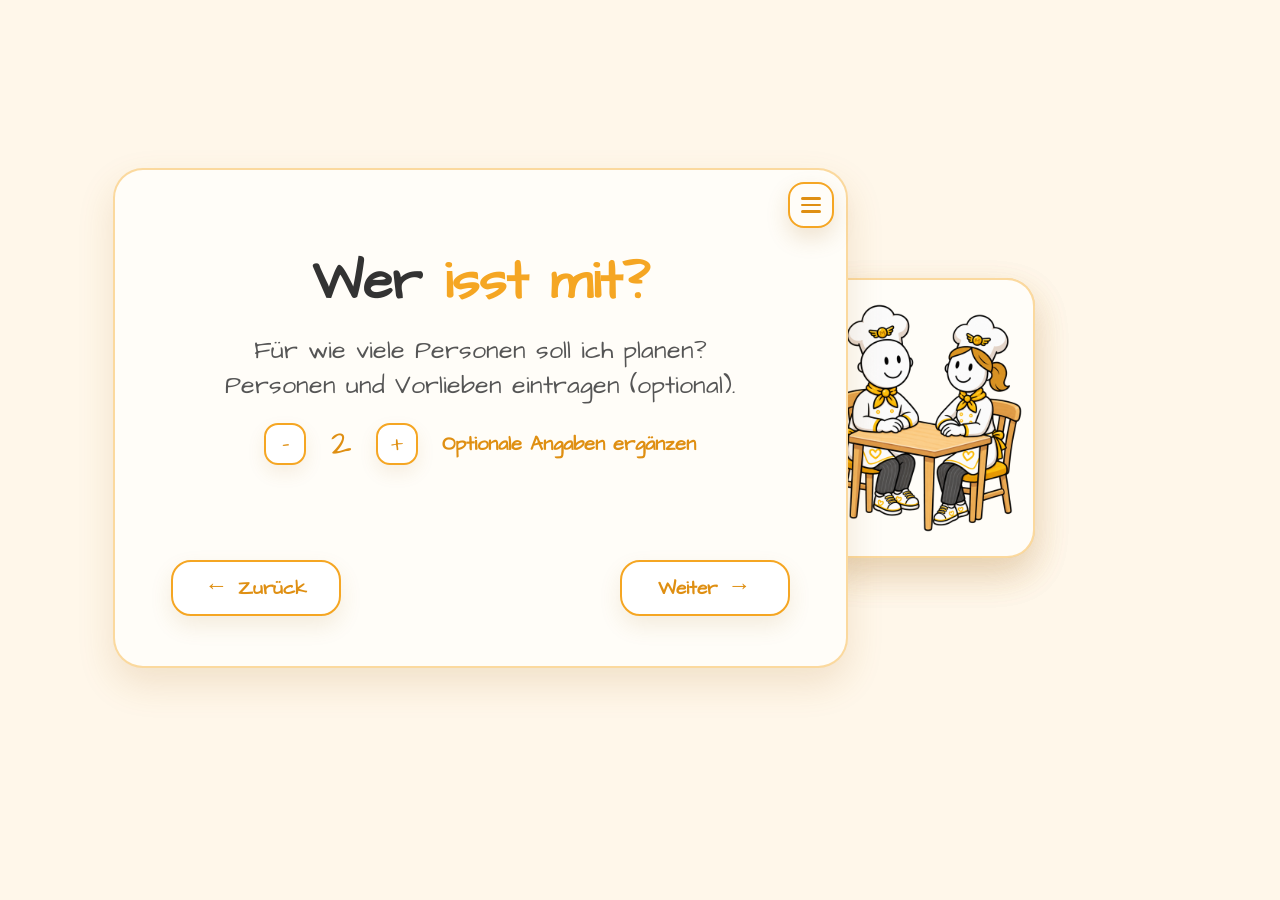
<file: personen.html>
<!DOCTYPE html>
<html lang="de">
<head>
    <meta charset="UTF-8">
    <meta name="viewport" content="width=device-width, initial-scale=1.0">
    <title>Küchenpilot - Personen</title>
    <style>
        @font-face {
            font-family: "Architects Daughter";
            src: url("fonts/ArchitectsDaughter-Regular.ttf") format("truetype");
            font-weight: normal;
            font-style: normal;
            font-display: swap;
        }

        :root {
            --sand: #fff7ea;
            --card: #fffdf8;
            --orange: #f5a623;
            --orange-dark: #df8f12;
            --text: #333333;
            --muted: #555555;
            --shadow: 0 16px 36px rgba(166, 112, 34, 0.16);
        }

        * {
            box-sizing: border-box;
        }

        body {
            margin: 0;
            padding: 24px;
            font-family: "Architects Daughter", sans-serif;
            background: var(--sand);
            min-height: 100vh;
            display: flex;
            align-items: center;
            justify-content: center;
            color: var(--text);
        }

        .start-page {
            width: min(100%, clamp(940px, 78vw, 1040px));
            position: relative;
            padding: clamp(48px, 5vw, 58px) clamp(110px, 10vw, 132px) clamp(48px, 5vw, 58px) 0;
        }

        .welcome-card {
            position: relative;
            z-index: 3;
            width: min(100%, clamp(720px, 64vw, 790px));
            background: var(--card);
            border: 2px solid rgba(245, 166, 35, 0.42);
            border-radius: 30px;
            padding: clamp(42px, 4vw, 50px) clamp(46px, 4.5vw, 56px);
            box-shadow: var(--shadow);
        }

        .pilot-card {
            position: absolute;
            z-index: 2;
            right: clamp(105px, 9vw, 126px);
            top: 50%;
            width: clamp(190px, 17vw, 215px);
            max-width: 32vw;
            transform: translateY(-50%);
            pointer-events: none;
            background: var(--card);
            border: 2px solid rgba(245, 166, 35, 0.42);
            border-radius: 28px;
            box-shadow: var(--shadow);
            padding: 6px;
            overflow: hidden;
        }

        .pilot-card img {
            width: 100%;
            height: auto;
            display: block;
        }

        .pilot-mobile {
            display: none;
        }

        h1 {
            margin: 0 0 22px;
            text-align: center;
            font-size: clamp(2.1rem, 5vw, 3.5rem);
            line-height: 1.08;
            font-weight: 600;
        }

        h1 span {
            color: var(--orange);
        }

        p {
            margin: 0 auto;
            max-width: 560px;
            text-align: center;
            color: var(--muted);
            font-size: clamp(1.22rem, 2.4vw, 1.55rem);
            line-height: 1.42;
        }

        .button-row {
            margin-top: 22px;
            display: flex;
            justify-content: flex-end;
        }

        .next-button {
            display: inline-flex;
            align-items: center;
            justify-content: center;
            gap: 14px;
            min-width: 220px;
            min-height: 64px;
            padding: 12px 24px;
            border: 2px solid var(--orange);
            border-radius: 20px;
            background: #ffffff;
            color: var(--orange-dark);
            font-family: inherit;
            font-size: 1.35rem;
            font-weight: 600;
            cursor: pointer;
            box-shadow: 0 10px 22px rgba(166, 112, 34, 0.12);
            transition: transform 0.18s ease, box-shadow 0.18s ease, background-color 0.18s ease, color 0.18s ease;
        }

        .next-button:hover,
        .next-button:focus-visible {
            background: var(--orange);
            color: #ffffff;
            transform: translateY(-2px);
            box-shadow: 0 14px 28px rgba(166, 112, 34, 0.20);
            outline: none;
        }

        .next-button img {
            width: 34px;
            height: 34px;
            object-fit: contain;
            transition: filter 0.18s ease;
        }

        .next-button:hover img,
        .next-button:focus-visible img {
            filter: brightness(0) invert(1);
        }

        .arrow {
            font-size: 1.45rem;
            line-height: 1;
            transform: translateY(-1px);
        }

        @media (min-width: 761px) {
            html body.persons-page .start-page {
                margin-top: max(0px, calc((100vh - 500px) / 2 - clamp(20px, 2.5vw, 32px) - clamp(32px, 5vw, 58px)));
                transform: translateY(clamp(-32px, -4vh, -20px));
            }

            body.persons-page .welcome-card {
                width: min(100%, 790px);
                height: 500px;
                display: flex;
                flex-direction: column;
            }

            body.persons-page .card-main {
                width: 100%;
                flex: 1;
                display: flex;
                flex-direction: column;
                justify-content: flex-start;
                padding-top: 34px;
            }

            body.persons-page .button-row.double {
                margin-top: auto;
            }
        }

        @media (min-width: 761px) and (max-width: 1050px) {
            html body.persons-page .start-page {
                margin-top: max(0px, calc((100vh - 500px) / 2 - clamp(20px, 2.5vw, 32px) - clamp(24px, 4vw, 42px)));
            }
        }

        @media (max-width: 760px) {
            body {
                padding: 18px;
                align-items: flex-start;
            }

            .start-page {
                width: 100%;
                padding: 138px 0 0;
                margin-top: 14px;
            }

            .pilot-desktop {
                display: none;
            }

            .pilot-mobile {
                display: block;
            }

            .pilot-card {
                left: 50%;
                right: auto;
                top: 28px;
                width: 225px;
                max-width: 68vw;
                transform: translateX(-50%);
                z-index: 2;
                border-radius: 28px;
                padding: 10px;
            }

            .welcome-card {
                width: 100%;
                z-index: 3;
                padding: 40px 24px 26px;
                border-radius: 26px;
            }

            h1 {
                margin-bottom: 18px;
            }

            .button-row {
                margin-top: 28px;
                justify-content: center;
            }

            .next-button {
                width: 100%;
                max-width: 340px;
                min-height: 62px;
                font-size: 1.28rem;
            }
        }

        @media (max-width: 420px) {
            .start-page {
                padding-top: 128px;
            }

            .pilot-card {
                width: 188px;
                top: 30px;
            }

            .welcome-card {
                padding: 40px 20px 24px;
            }
        }

        .person-row {
            margin-top: 14px;
            display: flex;
            align-items: center;
            justify-content: center;
            gap: 24px;
            flex-wrap: wrap;
            text-align: center;
        }

        .person-counter {
            display: inline-flex;
            align-items: center;
            gap: 12px;
        }

        .count-button {
            width: 42px;
            height: 42px;
            border: 2px solid var(--orange);
            border-radius: 14px;
            background: #ffffff;
            color: var(--orange-dark);
            font-family: inherit;
            font-size: 1.5rem;
            line-height: 1;
            cursor: pointer;
            box-shadow: 0 8px 18px rgba(166, 112, 34, 0.10);
        }

        .count-button:hover,
        .count-button:focus-visible {
            background: var(--orange);
            color: #ffffff;
            outline: none;
        }

        .count-value {
            min-width: 46px;
            text-align: center;
            font-size: 2.25rem;
            color: var(--orange-dark);
        }

        .optional-persons {
            margin: 0;
        }

        .optional-persons summary {
            cursor: pointer;
            color: var(--orange-dark);
            font-size: 1.26rem;
            font-weight: 600;
            line-height: 1.25;
        }

        .person-list {
            margin-top: 16px;
            display: grid;
            gap: 14px;
            width: 100%;
        }

        .person-card {
            background: #ffffff;
            border: 2px solid rgba(245, 166, 35, 0.30);
            border-radius: 20px;
            padding: 14px;
        }

        .person-card h2 {
            margin: 0 0 8px;
            font-size: 1.24rem;
        }

        .person-card label {
            display: block;
            margin-top: 7px;
            font-size: 0.96rem;
            color: var(--muted);
        }

        .person-card input,
        .person-card textarea {
            width: 100%;
            margin-top: 5px;
            padding: 8px 10px;
            border: 2px solid rgba(245, 166, 35, 0.25);
            border-radius: 14px;
            background: #fffdf8;
            color: var(--text);
            font-family: inherit;
            font-size: 1rem;
        }

        .person-card textarea {
            min-height: 46px;
            resize: vertical;
        }

        .button-row.double {
            justify-content: space-between;
            gap: 18px;
        }

        .button-row.double .next-button {
            min-width: 170px;
            min-height: 56px;
            padding: 10px 20px;
            font-size: 1.18rem;
            gap: 10px;
        }

        @media (max-width: 760px) {
            .person-row {
                margin-top: 28px;
                flex-direction: column;
                align-items: stretch;
                gap: 18px;
            }

            .person-counter {
                justify-content: center;
            }

            .button-row.double {
                display: grid;
                grid-template-columns: 1fr 1fr;
                gap: 12px;
                justify-content: stretch;
            }

            .button-row.double .next-button {
                width: 100%;
                min-width: 0;
                max-width: none;
                padding: 10px 12px;
                font-size: 1.12rem;
                gap: 8px;
            }
        }

    
.optional-toggle{
    border:0;
    background:none;
    color:var(--orange-dark);
    font:inherit;
    font-size:1.26rem;
    font-weight:600;
    cursor:pointer;
    padding:0;
}

/* Handy und Tablet: Personen-Felder als Fenster über der Seite. */
.person-cards.as-popup{
    position:fixed;
    inset:0;
    z-index:1001;
    width:100%;
    margin:0;
    padding:72px 16px 28px;
    overflow-y:auto;
    background:rgba(51,36,10,.38);
    display:grid;
    align-content:start;
    justify-items:center;
}

.person-cards.as-popup .person-sheet{
    width:min(100%, 620px);
}

.popup-close{
    position:fixed;
    top:14px;
    left:14px;
    z-index:1002;
    min-height:48px;
    padding:8px 18px;
    border:2px solid #f5a623;
    border-radius:16px;
    background:#ffffff;
    color:#df8f12;
    font:inherit;
    font-size:1.05rem;
    cursor:pointer;
}

.popup-close:hover,.popup-close:focus-visible{
    background:#f5a623;
    color:#ffffff;
    outline:none;
}

.person-cards{
    width:min(100%, clamp(720px,64vw,790px));
    margin-top:28px;
    display:grid;
    gap:24px;
}

.person-sheet{
    background:var(--card);
    border:2px solid rgba(245,166,35,.42);
    border-radius:30px;
    padding:clamp(42px,4vw,50px) clamp(46px,4.5vw,56px);
    box-shadow:var(--shadow);
}


/* Deine Küche: Airfryer-Größe für den ganzen Haushalt. */
.kitchen-sheet{
    background:var(--card);
    border:2px solid rgba(245,166,35,.42);
    border-radius:30px;
    padding:clamp(28px,4vw,42px) clamp(24px,4.5vw,56px);
    box-shadow:var(--shadow);
}
.person-cards.as-popup .kitchen-sheet{width:min(100%, 620px);}
.kitchen-sheet h2{margin:0 0 14px;color:var(--orange-dark);}
.airfryer-row{display:flex;flex-wrap:wrap;align-items:center;gap:10px 14px;margin-bottom:16px;}
.airfryer-row[hidden]{display:none;}
.airfryer-row .count-value{font-size:1.8rem;min-width:36px;}
.no-airfryer{display:inline-flex;}
.kitchen-hint{margin:14px 0 0;text-align:left;color:var(--muted);font-size:.95rem;}
.person-sheet h2{margin:0 0 18px;color:var(--orange-dark);}
.person-sheet label{display:block;margin-top:12px;}
.person-sheet input:not([type="checkbox"]),
.person-sheet textarea,
.person-sheet select{
 width:100%;
 margin-top:6px;
 padding:10px 12px;
 border:2px solid rgba(245,166,35,.25);
 border-radius:14px;
 font:inherit;
 background:#fff;
 color:var(--text);
}
.person-sheet textarea{min-height:58px;}

.person-options-grid{
 margin-top:22px;
 display:grid;
 grid-template-columns:repeat(2,minmax(0,1fr));
 gap:16px 18px;
}

.person-options-grid label{margin-top:0;}
.shake-details{grid-column:1/-1;}
.shake-details[hidden]{display:none;}

.allergy-fieldset{
 margin:22px 0 0;
 padding:0;
 border:0;
}

.allergy-fieldset legend{
 margin-bottom:10px;
 color:var(--text);
 font-size:1rem;
}

.allergy-options{
 display:flex;
 flex-wrap:wrap;
 gap:8px;
}

.allergy-chip{
 display:inline-flex!important;
 align-items:center;
 gap:8px;
 margin:0!important;
 padding:8px 11px;
 border:2px solid rgba(245,166,35,.25);
 border-radius:999px;
 background:#fff;
 cursor:pointer;
}

.allergy-chip input{
 width:18px;
 height:18px;
 margin:0;
 accent-color:var(--orange);
}

.allergy-chip:has(input:checked){
 border-color:rgba(245,166,35,.65);
 background:#fff7e6;
}

.allergy-details{margin-top:14px!important;}
.allergy-details summary{cursor:pointer;font-family:'Architects Daughter',cursive;font-size:1.1rem;padding:4px 0;}
.allergy-details textarea{width:100%;margin-top:8px;}
.own-rows{margin-top:12px;display:grid;gap:8px;}
.own-row{display:grid;gap:4px;font-size:.95rem;}
.own-row[hidden]{display:none;}
.own-row input{width:100%;box-sizing:border-box;padding:8px;border-radius:8px;border:1px solid #d8c7a8;}

@media (max-width:760px){
 .person-options-grid{grid-template-columns:1fr;}
 .shake-details{grid-column:auto;}
}

</style>
    <link rel="stylesheet" href="assets/styles/responsive-master.css?v=6">
    <link rel="stylesheet" href="assets/tests/test-ui.css">
</head>
<body class="persons-page">

    <main class="start-page" aria-label="Küchenpilot Personenseite">
        <div class="hero-shell">
        <div class="pilot-card pilot-desktop">
            <img src="assets/figuren/pilot-tisch.png" alt="Koch und Köchin am Tisch">
        </div>

        <div class="pilot-card pilot-mobile">
            <img src="assets/figuren/pilot-tisch.png" alt="Koch und Köchin am Tisch">
        </div>

        <section class="welcome-card">
            <div class="card-main">
                <h1>Wer <span>isst mit?</span></h1>
                <p>Für wie viele Personen soll ich planen?<br>Personen und Vorlieben eintragen (optional).</p>

                <div class="person-row">
                    <div class="person-counter" aria-label="Personenanzahl auswählen">
                        <button class="count-button" type="button" onclick="changePersons(-1)" aria-label="Eine Person weniger">−</button>
                        <div class="count-value" id="personCount">2</div>
                        <button class="count-button" type="button" onclick="changePersons(1)" aria-label="Eine Person mehr">+</button>
                    </div>

                    <button class="optional-toggle" type="button" onclick="togglePersons()">
                        Optionale Angaben ergänzen
                    </button>
                </div>
            </div>

            <div class="button-row double">
                <button class="next-button" type="button" onclick="location.href='index.html'" aria-label="Zurück zur Startseite">
                    <span class="arrow" aria-hidden="true">←</span>
                    <span>Zurück</span>
                </button>

                <button class="next-button" type="button" onclick="location.href='grundvorrat.html'" aria-label="Weiter zum Grundvorrat">
                    <span>Weiter</span>
                    <span class="arrow" aria-hidden="true">→</span>
                </button>
            </div>
        </section>
        </div>

        <section id="personCards" class="person-cards" hidden></section>
    </main>

    
<script src="assets/scripts/airfryer.js?v=1"></script>
<script>
let personCount=(()=>{try{const n=Number(JSON.parse(localStorage.getItem('kuechenpilotPersonen')||'2'));return n>=1?Math.round(n):2;}catch(e){return 2;}})();
document.getElementById('personCount').textContent=personCount;
let openPersons=false;

function changePersons(a){
 personCount=Math.max(1,personCount+a);
 document.getElementById('personCount').textContent=personCount;
 try{localStorage.setItem('kuechenpilotPersonen',JSON.stringify(personCount));}catch(e){}
 renderPersonCards();
}

function togglePersons(){
 openPersons=!openPersons;
 renderPersonCards();
}

function toggleShakeDetails(select){
 const details=select.closest('.person-options-grid')?.querySelector('.shake-details');
 if(details) details.hidden=select.value==='none';
}

const DETAILS_KEY='kuechenpilotPersonenDetails';

/* Häufige Allergien als Häkchen: [gespeicherter Wert, Anzeige]. */
const ALLERGIEN=[
 ['Gluten','Gluten'],
 ['Milch/Laktose','Milch/Laktose'],
 ['Ei','Ei'],
 ['Erdnüsse','Erdnüsse'],
 ['Schalenfrüchte','Schalenfrüchte (Mandel, Haselnuss, Walnuss, Cashew, Pistazie)'],
 ['Soja','Soja'],
 ['Fisch/Meeresfrüchte','Fisch/Meeresfrüchte'],
 ['Sellerie','Sellerie'],
 ['Senf','Senf'],
 ['Sesam','Sesam'],
 ['Paprika','Paprika']
];

/* Alte Einträge „Erdnüsse/Nüsse“ werden beim Eintragen auf die getrennten Punkte umgestellt. */
function allergienUmstellen(liste){
 const out=[];
 (liste||[]).forEach(a=>{ if(a==='Erdnüsse/Nüsse') out.push('Erdnüsse','Schalenfrüchte'); else out.push(a); });
 return [...new Set(out)];
}

/* Eigene Ersatz-Zeilen nur für angekreuzte Allergien zeigen. */
function zeileAnzeigen(sheet){
 sheet.querySelectorAll('.own-row').forEach(row=>{
   const cb=[...sheet.querySelectorAll('input[type=checkbox]')].find(el=>el.value===row.dataset.for);
   row.hidden=!(cb&&cb.checked);
 });
}

function ladeDetails(){
 try{ const v=JSON.parse(localStorage.getItem(DETAILS_KEY)||'[]'); return Array.isArray(v)?v:[]; }catch(e){ return []; }
}

function sichereDetails(){
 const liste=[...document.querySelectorAll('#personCards .person-sheet')].map(sheet=>{
   const eigene={};
   sheet.querySelectorAll('[data-ersatz]').forEach(el=>{ const v=el.value.trim(); if(v) eigene[el.dataset.ersatz]=v; });
   return {
     name:(sheet.querySelector('.person-name')?.value||'').trim(),
     texte:[...sheet.querySelectorAll('input[type=text]:not([data-ersatz]), textarea:not([data-weitere])')].map(el=>el.value),
     auswahl:[...sheet.querySelectorAll('select')].map(el=>el.value),
     ernaehrung:sheet.querySelectorAll('select')[1]?.value||'',
     allergien:[...sheet.querySelectorAll('input[type=checkbox]:checked')].map(el=>el.value),
     eigeneErsaetze:eigene,
     weitere:sheet.querySelector('[data-weitere]')?.value||''
   };
 });
 try{ localStorage.setItem(DETAILS_KEY,JSON.stringify(liste)); }catch(e){}
}

function angabenEintragen(sheet, daten){
 sheet.querySelectorAll('input[type=text]:not([data-ersatz]), textarea:not([data-weitere])').forEach((el,i)=>{ if(daten.texte && daten.texte[i]!=null) el.value=daten.texte[i]; });
 const nameFeld=sheet.querySelector('.person-name');
 if(nameFeld && daten.name) nameFeld.value=daten.name;
 sheet.querySelectorAll('select').forEach((el,i)=>{ if(daten.auswahl && daten.auswahl[i]!=null) el.value=daten.auswahl[i]; });
 const alle=allergienUmstellen(daten.allergien);
 sheet.querySelectorAll('input[type=checkbox]').forEach(el=>{ el.checked=alle.includes(el.value); });
 sheet.querySelectorAll('[data-ersatz]').forEach(el=>{ el.value=(daten.eigeneErsaetze||{})[el.dataset.ersatz]||''; });
 const weitere=sheet.querySelector('[data-weitere]');
 /* Alte Daten: „Weitere oder genaue Angaben“ war das vierte Textfeld. */
 if(weitere) weitere.value=daten.weitere!=null ? daten.weitere : ((daten.texte||[])[3]||'');
 zeileAnzeigen(sheet);
 const haeufigkeit=sheet.querySelector('.shake-frequency');
 if(haeufigkeit) toggleShakeDetails(haeufigkeit);
}

function renderPersonCards(){
 const wrap=document.getElementById('personCards');
 wrap.innerHTML='';
 wrap.hidden=!openPersons;
 if(!openPersons) return;

 for(let i=1;i<=personCount;i++){
   wrap.insertAdjacentHTML('beforeend',`
   <section class="person-sheet">
     <h2>Person ${i}</h2>

     <label>Name
       <input type="text" class="person-name">
     </label>

     <div class="person-options-grid">
       <label>Altersgruppe
         <select>
           <option value="">Keine Angabe</option>
           <option>Kind</option>
           <option>Jugendliche Person</option>
           <option>Erwachsene Person</option>
         </select>
       </label>

       <label>Ernährungsweise
         <select>
           <option value="">Keine Angabe</option>
           <option>Alles</option>
           <option>Flexitarisch</option>
           <option>Vegetarisch</option>
           <option>Vegan</option>
           <option>Pescetarisch</option>
         </select>
       </label>

       <label>Portionsgröße
         <select>
           <option value="">Keine Angabe</option>
           <option>Klein</option>
           <option>Normal</option>
           <option>Groß</option>
         </select>
       </label>

       <label>Shake-Nutzung
         <select class="shake-frequency" onchange="toggleShakeDetails(this)">
           <option value="none">Keine Shakes</option>
           <option value="occasionally">Gelegentlich</option>
           <option value="regularly">Regelmäßig</option>
         </select>
       </label>

       <label class="shake-details" hidden>Shake einplanen als
         <select>
           <option>Frühstück</option>
           <option>Snack</option>
           <option>Mahlzeitenersatz</option>
         </select>
       </label>
     </div>

     <label>Vorlieben
       <textarea></textarea>
     </label>

     <label>Mag ich nicht
       <textarea></textarea>
     </label>

     <fieldset class="allergy-fieldset">
       <legend>Allergien / Unverträglichkeiten</legend>
       <div class="allergy-options">
         ${ALLERGIEN.map(([wert, text]) => `<label class="allergy-chip"><input type="checkbox" name="person-${i}-allergies" value="${wert}"> ${text}</label>`).join('')}
         <label class="allergy-chip"><input type="checkbox" name="person-${i}-allergies" value="Sonstige"> Sonstige</label>
       </div>

       <div class="own-rows">
         ${ALLERGIEN.map(([wert, text]) => `
         <label class="own-row" data-for="${wert}" hidden>
           <span>${text}: Ich ersetze das durch</span>
           <input type="text" data-ersatz="${wert}" placeholder="z. B. Pinienkerne">
         </label>`).join('')}
       </div>

       <details class="allergy-details">
         <summary>Weitere Unverträglichkeiten</summary>
         <textarea data-weitere placeholder="Alles, was nicht in der Liste steht"></textarea>
       </details>
     </fieldset>
   </section>`);
 }

 /* Für den ganzen Haushalt: Wie groß ist der Airfryer? */
 const af=window.KPAirfryer?KPAirfryer.lade():{personen:2,keiner:false};
 wrap.insertAdjacentHTML('beforeend',`
   <section class="kitchen-sheet" aria-label="Deine Küche">
     <h2>Deine Küche</h2>
     <div class="airfryer-row" id="airfryerRow" ${af.keiner?'hidden':''}>
       <span class="airfryer-text">Mein Airfryer reicht für</span>
       <div class="person-counter small">
         <button class="count-button" type="button" onclick="changeAirfryer(-1)" aria-label="Eine Person weniger">−</button>
         <div class="count-value" id="airfryerCount">${af.personen}</div>
         <button class="count-button" type="button" onclick="changeAirfryer(1)" aria-label="Eine Person mehr">+</button>
       </div>
       <span class="airfryer-text">Personen</span>
     </div>
     <label class="allergy-chip no-airfryer"><input type="checkbox" id="noAirfryer" ${af.keiner?'checked':''} onchange="setNoAirfryer(this.checked)"> Ich habe keinen Airfryer</label>
     <p class="kitchen-hint">Bei Airfryer-Rezepten für mehr Personen zeige ich dir dann die Werte für den Backofen.</p>
   </section>`);

 /* Gespeicherte Angaben wieder eintragen. */
 const gespeichert=ladeDetails();
 wrap.querySelectorAll('.person-sheet').forEach((sheet,idx)=>{ if(gespeichert[idx]) angabenEintragen(sheet, gespeichert[idx]); });

 /* Auf Handy und Tablet als Fenster über der Seite zeigen, mit Schließen-Knopf. */
 const alsFenster=window.matchMedia('(max-width: 1024px)').matches;
 wrap.classList.toggle('as-popup', alsFenster);
 if(alsFenster){
   wrap.insertAdjacentHTML('afterbegin',`<button type="button" class="popup-close" onclick="closePersonPopup()">Schließen</button>`);
   wrap.addEventListener('click',e=>{ if(e.target===wrap) closePersonPopup(); });
 }
}

function changeAirfryer(d){
 if(!window.KPAirfryer) return;
 const n=Math.min(20,Math.max(1,KPAirfryer.lade().personen+d));
 KPAirfryer.speichere({personen:n});
 document.getElementById('airfryerCount').textContent=n;
}

function setNoAirfryer(keiner){
 if(!window.KPAirfryer) return;
 KPAirfryer.speichere({keiner});
 document.getElementById('airfryerRow').hidden=keiner;
}

function closePersonPopup(){
 openPersons=false;
 renderPersonCards();
}
const personenKarten=document.getElementById('personCards');
personenKarten.addEventListener('input', sichereDetails);
personenKarten.addEventListener('change', e=>{
 const sheet=e.target.closest('.person-sheet');
 if(sheet && e.target.matches('input[type=checkbox]')) zeileAnzeigen(sheet);
 sichereDetails();
});
renderPersonCards();
</script>



<script>if (/[?&]test=1/.test(location.search)) document.write('<script src="assets/tests/test-runner.js"><\/script>');</script>
<script>
if (window.KPTest && window.KPTest.enabled) {
  async function urlExists(path) {
    try {
      const r = await fetch(new URL(path, location.href), {cache:"no-store"});
      return {ok:r.ok,status:r.status};
    } catch(e) { return {ok:false,status:0}; }
  }

  function buttonNamed(name) {
    return [...document.querySelectorAll("button")].find(b => b.textContent.includes(name));
  }

  KPTest.add("Zurück-Button vorhanden und klickbar", () => {
    const b=buttonNamed("Zurück"), s=b?getComputedStyle(b):null;
    const ok=!!b && !b.disabled && s.display!=="none" && s.visibility!=="hidden" && s.pointerEvents!=="none";
    return {ok,message:ok?"Button ist sichtbar und nicht blockiert.":"Button fehlt oder ist blockiert."};
  });

  KPTest.add("Zurück-Ziel index.html erreichbar", async () => {
    const b=buttonNamed("Zurück"), code=b?.getAttribute("onclick")||"";
    if(!code.includes("index.html")) return {ok:false,message:"Ziel ist nicht index.html."};
    const r=await urlExists("index.html");
    return {ok:r.ok,message:r.ok?`index.html erreichbar (HTTP ${r.status}).`:`index.html nicht erreichbar${r.status?` (HTTP ${r.status})`:""}.`};
  });

  KPTest.add("Weiter-Button vorhanden und klickbar", () => {
    const b=buttonNamed("Weiter"), s=b?getComputedStyle(b):null;
    const ok=!!b && !b.disabled && s.display!=="none" && s.visibility!=="hidden" && s.pointerEvents!=="none";
    return {ok,message:ok?"Button ist sichtbar und nicht blockiert.":"Button fehlt oder ist blockiert."};
  });

  KPTest.add("Weiter-Ziel grundvorrat.html erreichbar", async () => {
    const b=buttonNamed("Weiter"), code=b?.getAttribute("onclick")||"";
    if(!code.includes("grundvorrat.html")) return {ok:false,message:"Ziel ist nicht grundvorrat.html."};
    const r=await urlExists("grundvorrat.html");
    return {ok:r.ok,message:r.ok?`grundvorrat.html erreichbar (HTTP ${r.status}).`:`grundvorrat.html nicht erreichbar${r.status?` (HTTP ${r.status})`:""}.`};
  });

  KPTest.add("Personenzähler startet bei gespeichertem Wert (sonst 2)", () => {
    const e=document.getElementById("personCount");
    let saved=2; try{saved=Number(JSON.parse(localStorage.getItem("kuechenpilotPersonen")||"2"))||2;}catch(_){}
    return {ok:e?.textContent.trim()===String(saved),message:e?`Aktuell: ${e.textContent.trim()}`:"personCount fehlt."};
  });

  KPTest.add("Plus / Minus funktionieren", () => {
    const c=personCount,o=openPersons;
    changePersons(1); const plus=personCount===c+1;
    changePersons(-1); const minus=personCount===c;
    openPersons=o; renderPersonCards();
    return {ok:plus&&minus,message:plus&&minus?"Plus und Minus reagieren korrekt.":"Zähler reagiert nicht korrekt."};
  });

  KPTest.add("Personenzahl fällt nicht unter 1", () => {
    const c=personCount,o=openPersons;
    personCount=1; document.getElementById("personCount").textContent="1"; changePersons(-1);
    const ok=personCount===1;
    personCount=c; document.getElementById("personCount").textContent=String(c); openPersons=o; renderPersonCards();
    try{localStorage.setItem("kuechenpilotPersonen",JSON.stringify(c));}catch(_){}
    return {ok,message:ok?"Minimum 1 eingehalten.":"Minimum funktioniert nicht."};
  });

  KPTest.add("Optionale Personenkarten öffnen separat", () => {
    const o=openPersons, area=document.getElementById("personCards");
    openPersons=true; renderPersonCards();
    const count=area?.querySelectorAll(".person-sheet").length||0;
    const outside=!!area && !document.querySelector(".welcome-card")?.contains(area);
    const ok=outside && count===personCount;
    openPersons=o; renderPersonCards();
    return {ok,message:ok?`${count} Karte(n) für ${personCount} Person(en).`:"Personenkarten sind nicht korrekt getrennt."};
  });

  KPTest.add("Pilot bleibt beim Öffnen an seiner Position", () => {
    const pilot=matchMedia("(max-width: 760px)").matches?document.querySelector(".pilot-mobile"):document.querySelector(".pilot-desktop");
    if(!pilot) return {ok:false,message:"Pilot nicht gefunden."};
    const o=openPersons;
    openPersons=false; renderPersonCards(); const a=pilot.getBoundingClientRect();
    openPersons=true; renderPersonCards(); const b=pilot.getBoundingClientRect();
    const dx=Math.abs(b.left-a.left),dy=Math.abs(b.top-a.top),ok=dx<2&&dy<2;
    openPersons=o; renderPersonCards();
    return {ok,message:ok?"Pilot bleibt an derselben Position.":`Pilot verschiebt sich um ${dx.toFixed(1)} / ${dy.toFixed(1)} px.`};
  });
}
</script>

    <script src="assets/scripts/menue.js?v=1"></script>
</body>
</html>
</file>
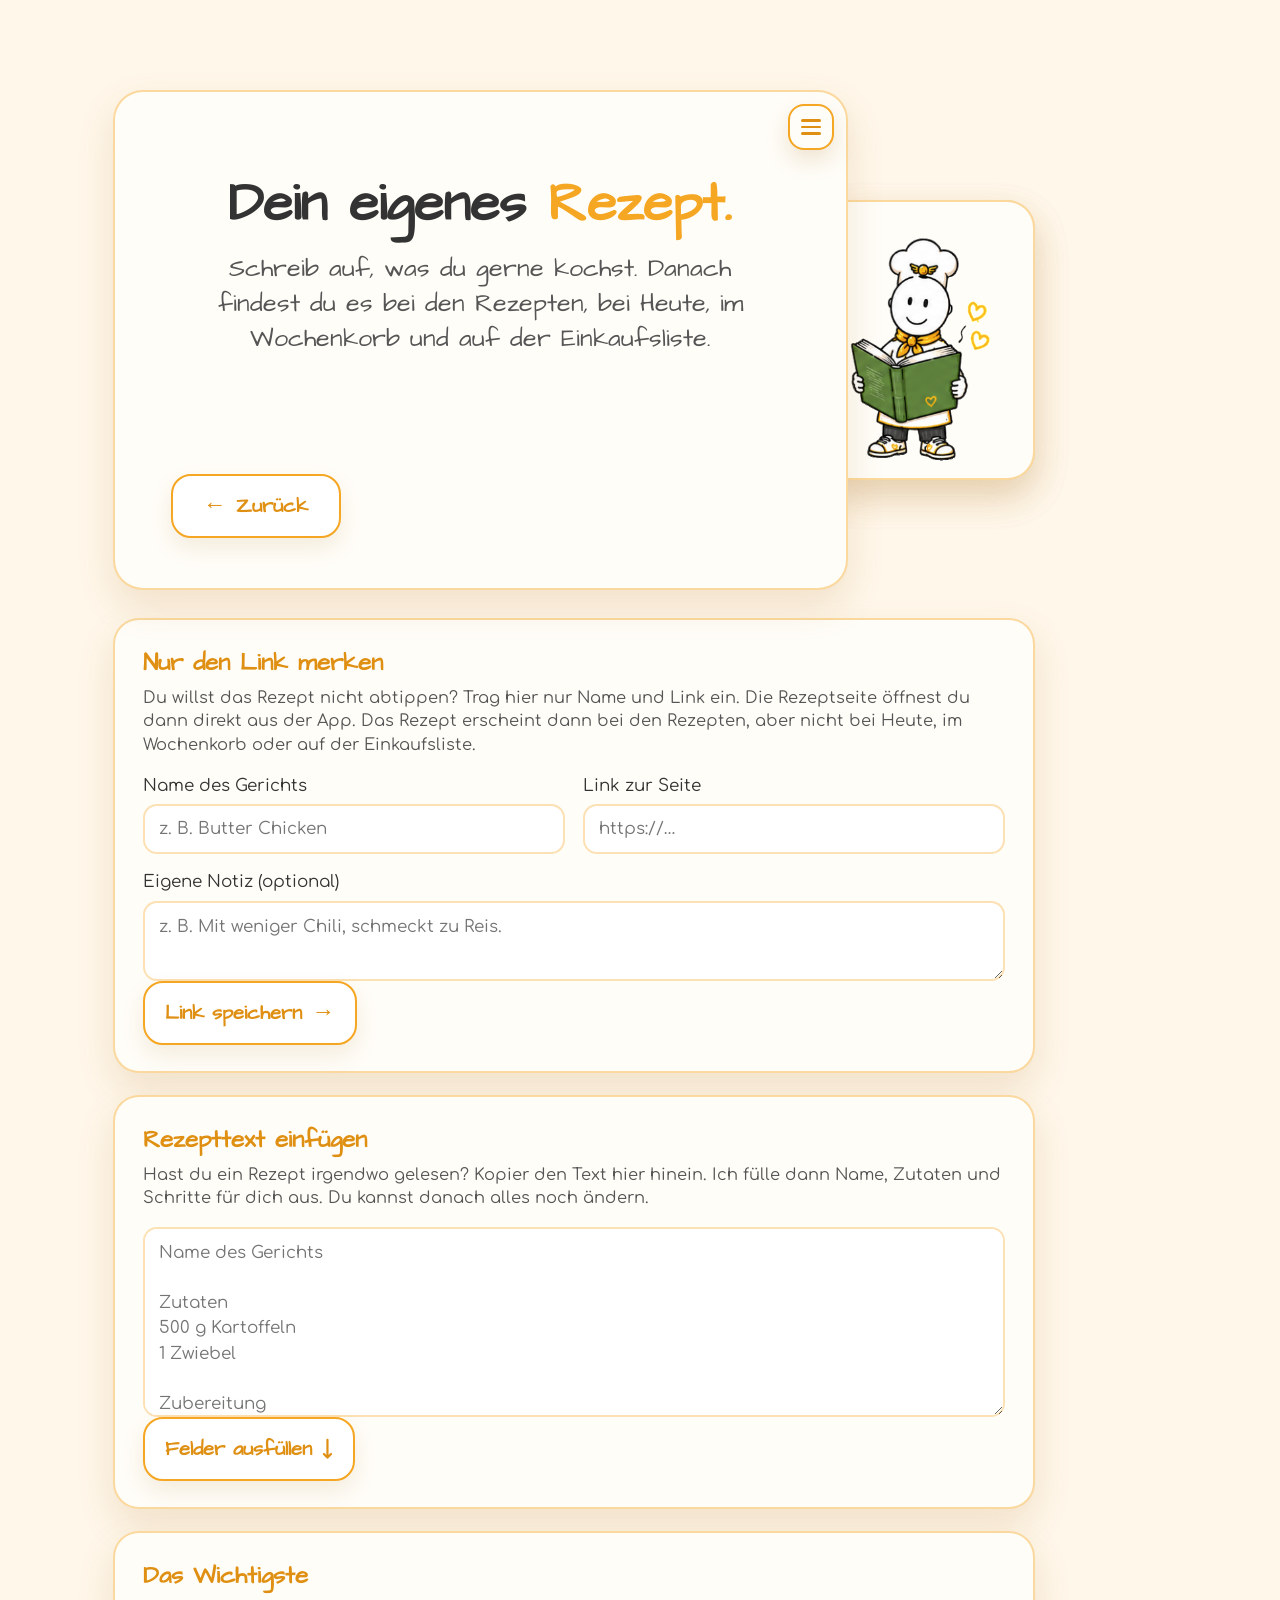
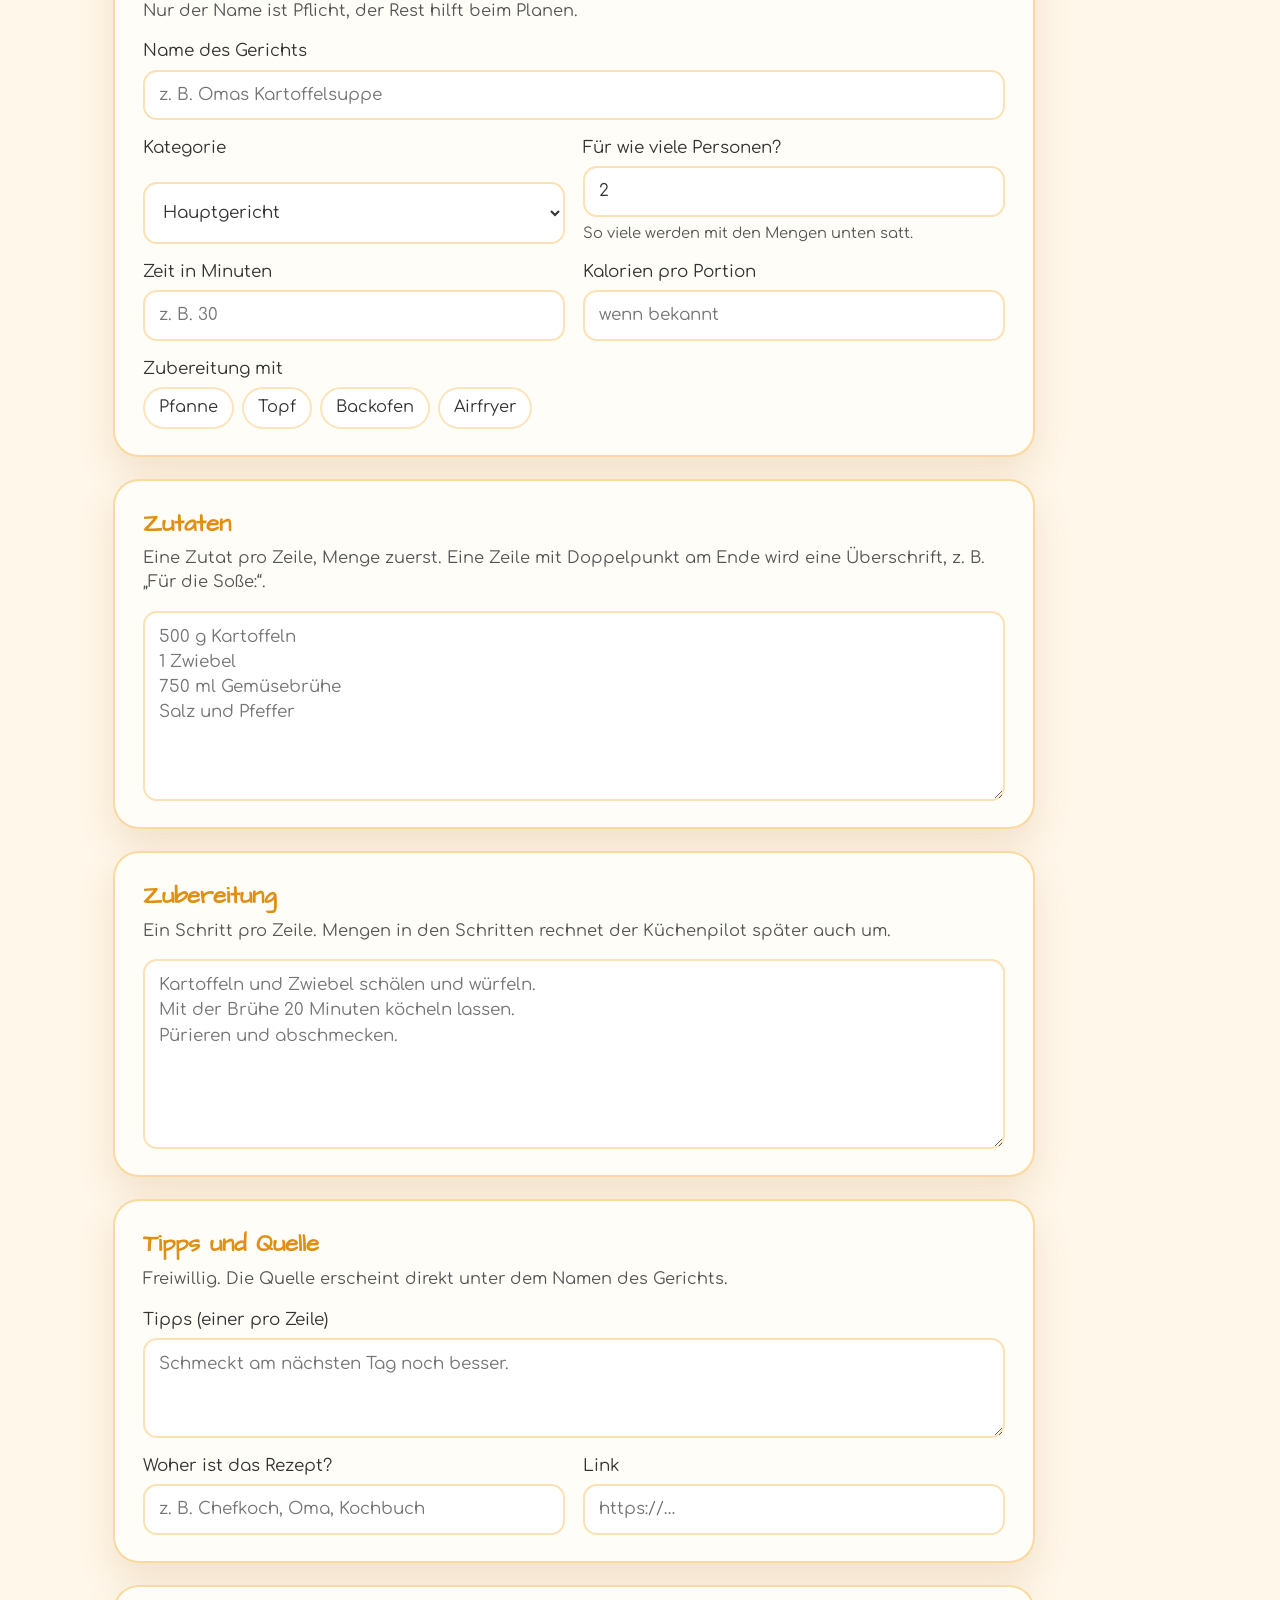
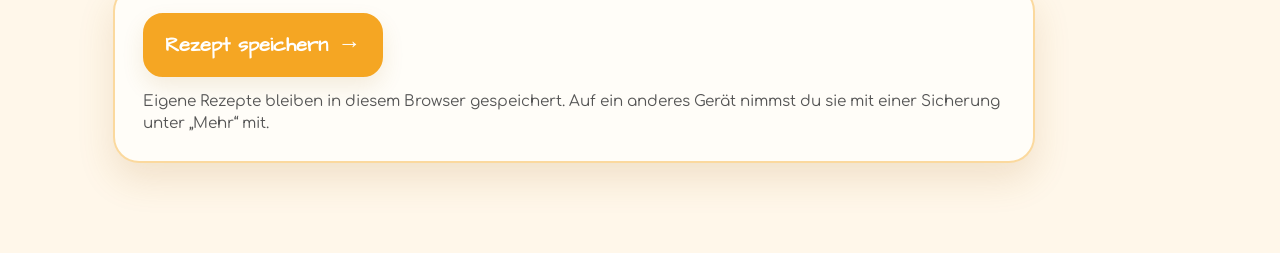
<file: rezept-bearbeiten.html>
<!DOCTYPE html>
<html lang="de">
<head>
    <meta charset="UTF-8">
    <meta name="viewport" content="width=device-width, initial-scale=1.0">
    <title>Küchenpilot - Eigenes Rezept</title>
    <style>
        @font-face {
            font-family: "Architects Daughter";
            src: url("fonts/ArchitectsDaughter-Regular.ttf") format("truetype");
            font-weight: normal;
            font-style: normal;
            font-display: swap;
        }

        :root {
            --sand: #fff7ea;
            --card: #fffdf8;
            --orange: #f5a623;
            --orange-dark: #df8f12;
            --orange-soft: rgba(245, 166, 35, 0.12);
            --line: rgba(245, 166, 35, 0.28);
            --red: #d9534f;
            --text: #333333;
            --muted: #555555;
            --shadow: 0 16px 36px rgba(166, 112, 34, 0.16);
            --shadow-small: 0 10px 22px rgba(166, 112, 34, 0.12);
        }

        * {
            box-sizing: border-box;
        }

        body {
            margin: 0;
            padding: 24px;
            font-family: "Architects Daughter", sans-serif;
            background: var(--sand);
            min-height: 100vh;
            display: flex;
            justify-content: center;
            align-items: flex-start;
            color: var(--text);
        }

        .start-page {
            position: relative;
        }

        .welcome-card,
        .pilot-card,
        .sheet {
            background: var(--card);
            border: 2px solid rgba(245, 166, 35, 0.42);
            box-shadow: var(--shadow);
        }

        .welcome-card {
            position: relative;
            z-index: 3;
        }

        .pilot-card {
            position: absolute;
            z-index: 2;
            pointer-events: none;
            border-radius: 28px;
            overflow: hidden;
        }

        .pilot-mobile {
            display: none;
        }

        h1 {
            margin: 0 0 18px;
            text-align: center;
            line-height: 1.08;
            font-weight: 600;
        }

        h1 span {
            color: var(--orange);
        }

        .welcome-card p {
            margin: 0 auto;
            max-width: 560px;
            text-align: center;
            color: var(--muted);
            line-height: 1.42;
        }

        .button-row {
            margin-top: 22px;
            display: flex;
            justify-content: space-between;
            gap: 18px;
        }

        .next-button {
            display: inline-flex;
            align-items: center;
            justify-content: center;
            gap: 10px;
            min-width: 170px;
            min-height: 56px;
            padding: 10px 20px;
            border: 2px solid var(--orange);
            border-radius: 20px;
            background: #ffffff;
            color: var(--orange-dark);
            font-family: inherit;
            font-size: 1.18rem;
            font-weight: 600;
            cursor: pointer;
            box-shadow: var(--shadow-small);
            text-decoration: none;
            transition: transform 0.18s ease, background-color 0.18s ease, color 0.18s ease;
        }

        .next-button:hover,
        .next-button:focus-visible {
            background: var(--orange);
            color: #ffffff;
            transform: translateY(-2px);
            outline: none;
        }

        .next-button.primary {
            background: var(--orange);
            color: #ffffff;
        }

        .next-button.primary:hover,
        .next-button.primary:focus-visible {
            background: var(--orange-dark);
            border-color: var(--orange-dark);
        }

        .arrow {
            font-size: 1.45rem;
            line-height: 1;
        }

        /* ---------- Formular ---------- */

        .content {
            width: min(100%, 922px);
            margin-top: 28px;
            display: grid;
            gap: 22px;
        }

        .sheet {
            border-radius: 26px;
            padding: 26px 28px;
        }

        .sheet h2 {
            margin: 0 0 6px;
            color: var(--orange-dark);
            font-size: 1.5rem;
        }

        .sheet > p.lead {
            margin: 0 0 16px;
            color: var(--muted);
            font-size: 1.02rem;
        }

        .fields {
            display: grid;
            grid-template-columns: repeat(2, minmax(0, 1fr));
            gap: 16px 18px;
        }

        .fields .wide {
            grid-column: 1 / -1;
        }

        .field {
            display: grid;
            gap: 6px;
            min-width: 0;
        }

        .field > span {
            font-size: 1.05rem;
        }

        .field small {
            color: var(--muted);
            font-size: 0.92rem;
        }

        .field input,
        .field select,
        .field textarea {
            width: 100%;
            padding: 11px 14px;
            border: 2px solid rgba(245, 166, 35, 0.34);
            border-radius: 14px;
            background: #ffffff;
            color: var(--text);
            font: inherit;
            font-size: 1.05rem;
        }

        .field textarea {
            min-height: 190px;
            resize: vertical;
            line-height: 1.5;
        }

        .field input:focus,
        .field select:focus,
        .field textarea:focus {
            outline: none;
            border-color: var(--orange);
            box-shadow: 0 0 0 4px var(--orange-soft);
        }

        .field.invalid input,
        .field.invalid textarea {
            border-color: var(--red);
        }

        .chips {
            display: flex;
            flex-wrap: wrap;
            gap: 8px;
        }

        .chip {
            position: relative;
            display: inline-flex;
            align-items: center;
            padding: 7px 14px;
            border: 2px solid rgba(245, 166, 35, 0.30);
            border-radius: 999px;
            background: #ffffff;
            font-size: 1.02rem;
            cursor: pointer;
        }

        .chip input {
            position: absolute;
            opacity: 0;
            pointer-events: none;
        }

        .chip:has(input:checked) {
            background: var(--orange);
            border-color: var(--orange);
            color: #ffffff;
        }

        .chip:has(input:focus-visible) {
            box-shadow: 0 0 0 4px var(--orange-soft);
        }

        .preview {
            margin-top: 12px;
            padding: 12px 14px;
            border-radius: 14px;
            background: var(--orange-soft);
            font-size: 0.98rem;
        }

        .preview strong {
            display: block;
            margin-bottom: 4px;
            color: var(--orange-dark);
        }

        .preview ul {
            margin: 0;
            padding-left: 18px;
            display: grid;
            gap: 2px;
        }

        .preview .menge {
            color: var(--orange-dark);
            font-weight: 600;
        }

        .preview .group {
            list-style: none;
            margin: 6px 0 0 -18px;
            color: var(--muted);
        }

        .form-actions {
            display: flex;
            flex-wrap: wrap;
            justify-content: space-between;
            align-items: center;
            gap: 14px;
        }

        .message {
            margin: 0;
            color: var(--red);
            font-size: 1.02rem;
        }

        .message:empty {
            display: none;
        }

        .note {
            margin: 14px 0 0;
            color: var(--muted);
            font-size: 0.95rem;
        }

        .visually-hidden {
            position: absolute;
            width: 1px;
            height: 1px;
            overflow: hidden;
            clip: rect(0 0 0 0);
            white-space: nowrap;
        }

        [hidden] {
            display: none !important;
        }

        @media (max-width: 760px) {
            .pilot-desktop {
                display: none;
            }

            .pilot-mobile {
                display: block;
            }

            .button-row .next-button,
            .form-actions .next-button {
                width: 100%;
                min-width: 0;
            }

            .sheet {
                padding: 22px 18px;
            }

            .fields {
                grid-template-columns: 1fr;
            }
        }
    </style>
    <link rel="stylesheet" href="assets/styles/responsive-master.css?v=6">
    <link rel="stylesheet" href="assets/tests/test-ui.css">
</head>
<body class="recipes-page no-next">

    <main class="start-page" aria-label="Küchenpilot eigenes Rezept">
        <div class="hero-shell">
            <div class="pilot-card pilot-desktop">
                <img src="assets/figuren/pilot-rezept.png" alt="Küchenpilot mit Rezeptbuch">
            </div>

            <div class="pilot-card pilot-mobile">
                <img src="assets/figuren/pilot-rezept.png" alt="Küchenpilot mit Rezeptbuch">
            </div>

            <section class="welcome-card">
                <div class="card-main">
                    <h1 id="pageTitle">Dein eigenes <span>Rezept.</span></h1>
                    <p id="introText">Schreib auf, was du gerne kochst. Danach findest du es bei den Rezepten, bei Heute, im Wochenkorb und auf der Einkaufsliste.</p>
                </div>

                <div class="button-row">
                    <button class="next-button" type="button" id="backButton" aria-label="Zurück zu den Rezepten">
                        <span class="arrow" aria-hidden="true">←</span>
                        <span>Zurück</span>
                    </button>
                </div>
            </section>
        </div>

        <form class="content" id="recipeForm" novalidate>
            <section class="sheet" aria-label="Nur Link merken" id="linkSheet">
                <h2>Nur den Link merken</h2>
                <p class="lead">Du willst das Rezept nicht abtippen? Trag hier nur Name und Link ein. Die Rezeptseite öffnest du dann direkt aus der App. Das Rezept erscheint dann bei den Rezepten, aber nicht bei Heute, im Wochenkorb oder auf der Einkaufsliste.</p>
                <div class="fields">
                    <label class="field">
                        <span>Name des Gerichts</span>
                        <input id="linkTitel" type="text" maxlength="90" placeholder="z. B. Butter Chicken">
                    </label>
                    <label class="field">
                        <span>Link zur Seite</span>
                        <input id="linkUrl" type="url" inputmode="url" placeholder="https://…" autocomplete="off">
                    </label>
                    <label class="field wide">
                        <span>Eigene Notiz (optional)</span>
                        <textarea id="linkNotiz" style="min-height: 80px" placeholder="z. B. Mit weniger Chili, schmeckt zu Reis."></textarea>
                    </label>
                </div>
                <div class="form-actions">
                    <p class="message" id="linkMessage" role="alert"></p>
                    <button class="next-button" type="button" id="linkButton">
                        <span>Link speichern</span>
                        <span class="arrow" aria-hidden="true">→</span>
                    </button>
                </div>
            </section>

            <section class="sheet" aria-label="Rezepttext einfügen" id="importSheet">
                <h2>Rezepttext einfügen</h2>
                <p class="lead">Hast du ein Rezept irgendwo gelesen? Kopier den Text hier hinein. Ich fülle dann Name, Zutaten und Schritte für dich aus. Du kannst danach alles noch ändern.</p>
                <label class="field">
                    <span class="visually-hidden">Rezepttext</span>
                    <textarea id="importText" placeholder="Name des Gerichts&#10;&#10;Zutaten&#10;500 g Kartoffeln&#10;1 Zwiebel&#10;&#10;Zubereitung&#10;Kartoffeln schälen und würfeln.&#10;20 Minuten köcheln."></textarea>
                </label>
                <div class="form-actions">
                    <p class="message" id="importMessage" role="status"></p>
                    <button class="next-button" type="button" id="importButton">
                        <span>Felder ausfüllen</span>
                        <span class="arrow" aria-hidden="true">↓</span>
                    </button>
                </div>
            </section>

            <section class="sheet" aria-label="Das Wichtigste">
                <h2>Das Wichtigste</h2>
                <p class="lead">Nur der Name ist Pflicht, der Rest hilft beim Planen.</p>
                <div class="fields">
                    <label class="field wide" id="titleField">
                        <span>Name des Gerichts</span>
                        <input id="titel" type="text" maxlength="90" placeholder="z. B. Omas Kartoffelsuppe" autocomplete="off">
                    </label>
                    <label class="field">
                        <span>Kategorie</span>
                        <select id="kategorie"></select>
                    </label>
                    <label class="field">
                        <span>Für wie viele Personen?</span>
                        <input id="portionen" type="number" min="1" max="20" inputmode="numeric" value="2">
                        <small>So viele werden mit den Mengen unten satt.</small>
                    </label>
                    <label class="field">
                        <span>Zeit in Minuten</span>
                        <input id="zeitMin" type="number" min="1" max="1440" inputmode="numeric" placeholder="z. B. 30">
                    </label>
                    <label class="field">
                        <span>Kalorien pro Portion</span>
                        <input id="kcal" type="number" min="1" max="5000" inputmode="numeric" placeholder="wenn bekannt">
                    </label>
                    <div class="field wide">
                        <span>Zubereitung mit</span>
                        <div class="chips" id="geraete"></div>
                    </div>
                </div>
            </section>

            <section class="sheet" aria-label="Zutaten">
                <h2>Zutaten</h2>
                <p class="lead">Eine Zutat pro Zeile, Menge zuerst. Eine Zeile mit Doppelpunkt am Ende wird eine Überschrift, z. B. „Für die Soße:“.</p>
                <label class="field" id="zutatenField">
                    <span class="visually-hidden">Zutaten</span>
                    <textarea id="zutaten" placeholder="500 g Kartoffeln&#10;1 Zwiebel&#10;750 ml Gemüsebrühe&#10;Salz und Pfeffer"></textarea>
                </label>
                <div class="preview" id="zutatenPreview" hidden></div>
            </section>

            <section class="sheet" aria-label="Zubereitung">
                <h2>Zubereitung</h2>
                <p class="lead">Ein Schritt pro Zeile. Mengen in den Schritten rechnet der Küchenpilot später auch um.</p>
                <label class="field" id="schritteField">
                    <span class="visually-hidden">Zubereitung</span>
                    <textarea id="schritte" placeholder="Kartoffeln und Zwiebel schälen und würfeln.&#10;Mit der Brühe 20 Minuten köcheln lassen.&#10;Pürieren und abschmecken."></textarea>
                </label>
            </section>

            <section class="sheet" aria-label="Tipps und Quelle">
                <h2>Tipps und Quelle</h2>
                <p class="lead">Freiwillig. Die Quelle erscheint direkt unter dem Namen des Gerichts.</p>
                <div class="fields">
                    <label class="field wide">
                        <span>Tipps (einer pro Zeile)</span>
                        <textarea id="tipps" style="min-height: 100px" placeholder="Schmeckt am nächsten Tag noch besser."></textarea>
                    </label>
                    <label class="field">
                        <span>Woher ist das Rezept?</span>
                        <input id="quelleArt" type="text" maxlength="80" placeholder="z. B. Chefkoch, Oma, Kochbuch">
                    </label>
                    <label class="field">
                        <span>Link</span>
                        <input id="quelleUrl" type="url" inputmode="url" placeholder="https://…" autocomplete="off">
                    </label>
                </div>
            </section>

            <section class="sheet" aria-label="Speichern">
                <div class="form-actions">
                    <p class="message" id="formMessage" role="alert"></p>
                    <button class="next-button primary" type="submit" id="saveButton">
                        <span>Rezept speichern</span>
                        <span class="arrow" aria-hidden="true">→</span>
                    </button>
                </div>
                <p class="note">Eigene Rezepte bleiben in diesem Browser gespeichert. Auf ein anderes Gerät nimmst du sie mit einer Sicherung unter „Mehr“ mit.</p>
            </section>
        </form>
    </main>

    <script src="data/rezepte.js"></script>
    <script src="assets/scripts/eigene-rezepte.js?v=1"></script>
    <script>
        const ER = window.KPEigeneRezepte;
        const RECIPES = (window.KP_REZEPTE && window.KP_REZEPTE.rezepte) || [];
        const $ = id => document.getElementById(id);
        const KATEGORIEN = ['Hauptgericht', 'Suppe', 'Beilage', 'Snack', 'Süßspeise', 'Kuchen & Backen', 'Brot & Backen'];
        const GERAETE = ['Pfanne', 'Topf', 'Backofen', 'Airfryer'];

        const editId = new URLSearchParams(location.search).get('id');
        const editing = editId ? ER.get(editId) : null;

        function esc(value) {
            return String(value ?? '')
                .replace(/&/g, '&amp;').replace(/</g, '&lt;').replace(/>/g, '&gt;')
                .replace(/"/g, '&quot;').replace(/'/g, '&#39;');
        }

        /* Kategorien: feste Liste plus alles, was in der Sammlung vorkommt. */
        const kategorien = [...new Set([...KATEGORIEN, ...RECIPES.map(r => r.kategorie).filter(Boolean)])];
        $('kategorie').innerHTML = kategorien.map(k => `<option>${esc(k)}</option>`).join('');

        const geraete = [...new Set([...GERAETE, ...RECIPES.flatMap(r => r.geraete || []), ...((editing && editing.geraete) || [])])];
        $('geraete').innerHTML = geraete.map(g => `<label class="chip"><input type="checkbox" value="${esc(g)}">${esc(g)}</label>`).join('');

        function renderPreview() {
            const list = ER.parseZutaten($('zutaten').value);
            const box = $('zutatenPreview');
            box.hidden = !list.length;
            if (!list.length) return;
            let gruppe = '';
            const items = list.map(z => {
                let head = '';
                if ((z.gruppe || '') !== gruppe) {
                    gruppe = z.gruppe || '';
                    if (gruppe) head = `<li class="group">${esc(gruppe)}</li>`;
                }
                const menge = [z.menge, z.einheit].filter(Boolean).join(' ');
                return `${head}<li>${menge ? `<span class="menge">${esc(menge)}</span> ` : ''}${esc(z.name)}</li>`;
            }).join('');
            box.innerHTML = `<strong>So verstehe ich deine Zutaten (${list.length}):</strong><ul>${items}</ul>`;
        }

        if (editing) {
            document.title = `Küchenpilot - ${editing.titel} bearbeiten`;
            $('pageTitle').innerHTML = 'Rezept <span>bearbeiten.</span>';
            $('introText').textContent = `Du änderst „${editing.titel}“. Speichern nicht vergessen.`;
            $('titel').value = editing.titel || '';
            $('kategorie').value = editing.kategorie || 'Hauptgericht';
            $('portionen').value = editing.portionen || 2;
            $('zeitMin').value = editing.zeitMin || '';
            $('kcal').value = (editing.naehrwerte && editing.naehrwerte.kcal) || '';
            (editing.geraete || []).forEach(g => {
                const box = [...document.querySelectorAll('#geraete input')].find(i => i.value === g);
                if (box) box.checked = true;
            });
            $('zutaten').value = ER.zutatenText(editing.zutaten);
            $('schritte').value = (editing.schritte || []).join('\n');
            $('tipps').value = (editing.tipps || []).join('\n');
            $('quelleArt').value = (editing.quelle && editing.quelle.art) || '';
            $('quelleUrl').value = (editing.quelle && editing.quelle.url) || '';
            $('saveButton').querySelector('span').textContent = 'Änderungen speichern';
        }
        $('backButton').addEventListener('click', () => {
            location.href = editing ? `rezepte.html#rezept/${encodeURIComponent(editing.id)}` : 'rezepte.html';
        });
        /* Rezepttext aufteilen: Überschriften "Zutaten" und "Zubereitung" trennen die Abschnitte. */
        const ABSCHNITT_ZUTATEN = /^\s*(zutaten|du brauchst|du benötigst)\s*:?\s*$/i;
        const ABSCHNITT_ZUBEREITUNG = /^\s*(zubereitung|zubereiten|anleitung|so geht'?s|so wird's|schritte)\s*:?\s*$/i;

        function importText(text) {
            const lines = text.split(/\r?\n/).map(l => l.trim());
            let teil = 'kopf';
            const kopf = [], zutaten = [], schritte = [];
            lines.forEach(line => {
                if (!line) return;
                if (ABSCHNITT_ZUTATEN.test(line)) { teil = 'zutaten'; return; }
                if (ABSCHNITT_ZUBEREITUNG.test(line)) { teil = 'schritte'; return; }
                if (teil === 'kopf') kopf.push(line);
                else if (teil === 'zutaten') zutaten.push(line);
                else schritte.push(line);
            });
            const alles = kopf.join(' ') + ' ' + text;
            const portionen = alles.match(/(\d+)\s*(?:portionen|personen|pers\.|stück)/i);
            const zeit = alles.match(/(\d+)\s*(?:min|minuten)\b/i);
            const kcal = alles.match(/(\d+)\s*kcal/i);
            return {
                titel: kopf[0] || '',
                zutaten: zutaten.join('\n'),
                schritte: schritte.join('\n'),
                portionen: portionen ? Number(portionen[1]) : null,
                zeitMin: zeit ? Number(zeit[1]) : null,
                kcal: kcal ? Number(kcal[1]) : null,
                gefunden: { zutaten: zutaten.length, schritte: schritte.length }
            };
        }

        $('linkButton').addEventListener('click', () => {
            const titel = $('linkTitel').value.trim();
            const url = cleanUrl($('linkUrl').value);
            if (!titel) { $('linkMessage').textContent = 'Wie heißt das Gericht?'; return; }
            if (!url) { $('linkMessage').textContent = 'Trag einen Link ein, der zur Seite führt.'; return; }
            const notiz = $('linkNotiz').value.trim();
            const saved = ER.save({
                id: '',
                titel,
                kategorie: $('kategorie').value,
                tags: [],
                portionen: 2,
                geraete: [],
                naehrwerte: {},
                zutaten: [],
                schritte: [],
                tipps: [],
                notizen: notiz ? [notiz] : [],
                linkOnly: true,
                quelle: { art: new URL(url).hostname.replace(/^www\./, ''), url }
            });
            location.href = `rezepte.html#rezept/${encodeURIComponent(saved.id)}`;
        });

        $('importButton').addEventListener('click', () => {
            const text = $('importText').value.trim();
            if (!text) {
                $('importMessage').textContent = 'Kopier zuerst den Rezepttext hier hinein.';
                return;
            }
            const r = importText(text);
            if (!r.gefunden.zutaten && !r.gefunden.schritte) {
                $('importMessage').textContent = 'Ich habe keine Zutaten und keine Schritte gefunden. Hast du die Überschriften „Zutaten“ und „Zubereitung“ mit kopiert?';
                return;
            }
            if (r.titel && !$('titel').value.trim()) $('titel').value = r.titel.slice(0, 90);
            if (r.portionen) $('portionen').value = Math.min(20, r.portionen);
            if (r.zeitMin && !$('zeitMin').value) $('zeitMin').value = r.zeitMin;
            if (r.kcal && !$('kcal').value) $('kcal').value = r.kcal;
            if (r.zutaten) $('zutaten').value = r.zutaten;
            if (r.schritte) $('schritte').value = r.schritte;
            renderPreview();
            $('importMessage').textContent = `Übernommen: ${r.gefunden.zutaten} Zutaten, ${r.gefunden.schritte} Schritte. Bitte kurz prüfen, bevor du speicherst.`;
        });

        renderPreview();
        $('zutaten').addEventListener('input', renderPreview);

        function fail(fieldId, text) {
            $(fieldId).classList.add('invalid');
            $('formMessage').textContent = text;
            const input = $(fieldId).querySelector('input, textarea');
            if (input) input.focus();
            return false;
        }

        function cleanUrl(value) {
            const v = value.trim();
            if (!v) return '';
            const withProto = /^https?:\/\//i.test(v) ? v : `https://${v}`;
            try { return new URL(withProto).href; } catch (e) { return ''; }
        }

        $('recipeForm').addEventListener('submit', event => {
            event.preventDefault();
            document.querySelectorAll('.field.invalid').forEach(f => f.classList.remove('invalid'));
            $('formMessage').textContent = '';

            const titel = $('titel').value.trim();
            const zutaten = ER.parseZutaten($('zutaten').value);
            const schritte = ER.parseSchritte($('schritte').value);
            if (!titel) return fail('titleField', 'Wie heißt dein Gericht?');
            if (!zutaten.length) return fail('zutatenField', 'Schreib mindestens eine Zutat auf.');
            if (!schritte.length) return fail('schritteField', 'Schreib mindestens einen Schritt auf.');

            const url = cleanUrl($('quelleUrl').value);
            let art = $('quelleArt').value.trim();
            if (!art && url) art = new URL(url).hostname.replace(/^www\./, '');
            const kcal = Math.round(Number($('kcal').value));

            const recipe = Object.assign({}, editing || {}, {
                id: editing ? editing.id : '',
                titel,
                kategorie: $('kategorie').value,
                tags: (editing && editing.tags) || [],
                portionen: Math.min(20, Math.max(1, Math.round(Number($('portionen').value) || 2))),
                zeitMin: Math.round(Number($('zeitMin').value)) || null,
                geraete: [...document.querySelectorAll('#geraete input:checked')].map(i => i.value),
                naehrwerte: kcal > 0 ? { kcal } : {},
                zutaten,
                schritte,
                tipps: $('tipps').value.split(/\r?\n/).map(t => t.trim()).filter(Boolean),
                quelle: art ? (url ? { art, url } : { art }) : {}
            });
            delete recipe.portionsEinheit;
            const saved = ER.save(recipe);
            location.href = `rezepte.html#rezept/${encodeURIComponent(saved.id)}`;
        });
    </script>

    <script>if (/[?&]test=1/.test(location.search)) document.write('<script src="assets/tests/test-runner.js"><\/script>');</script>
    <script>
        if (window.KPTest && window.KPTest.enabled) {
            KPTest.add('Zutaten werden erkannt', () => {
                const z = KPEigeneRezepte.parseZutaten('Teig:\n250 g Mehl\n½ TL Salz\n3 Eier');
                const ok = z.length === 3 && z[0].menge === '250' && z[0].einheit === 'g' && z[0].name === 'Mehl'
                    && z[0].gruppe === 'Teig' && z[1].menge === '½' && z[2].name === 'Eier';
                return { ok, message: z.map(x => `${x.menge}|${x.einheit}|${x.name}`).join(', ') };
            });
            KPTest.add('Schritte ohne Nummern', () => {
                const s = KPEigeneRezepte.parseSchritte('1. Schälen\n2) Kochen\n\n- Essen');
                return { ok: s.join('/') === 'Schälen/Kochen/Essen', message: s.join(' / ') };
            });
        }
    </script>
    <script src="assets/scripts/menue.js?v=1"></script>
</body>
</html>
</file>
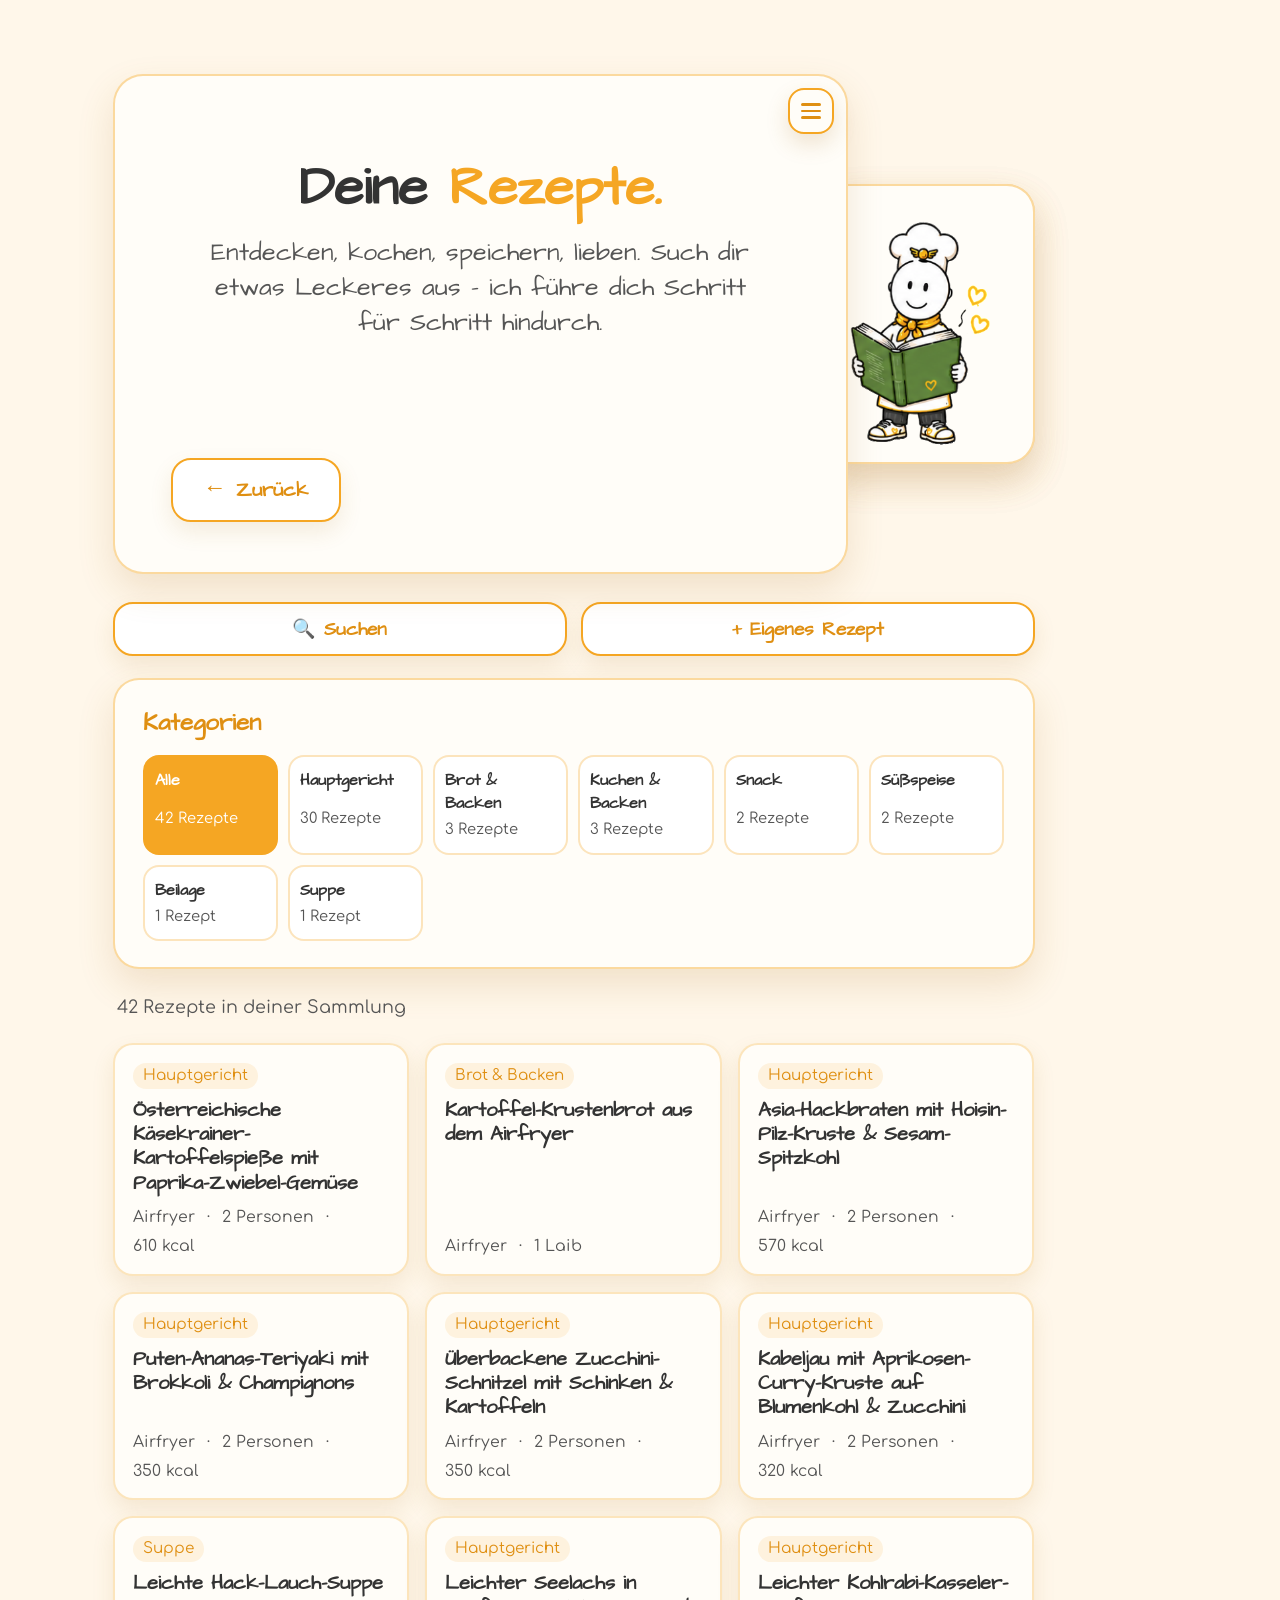
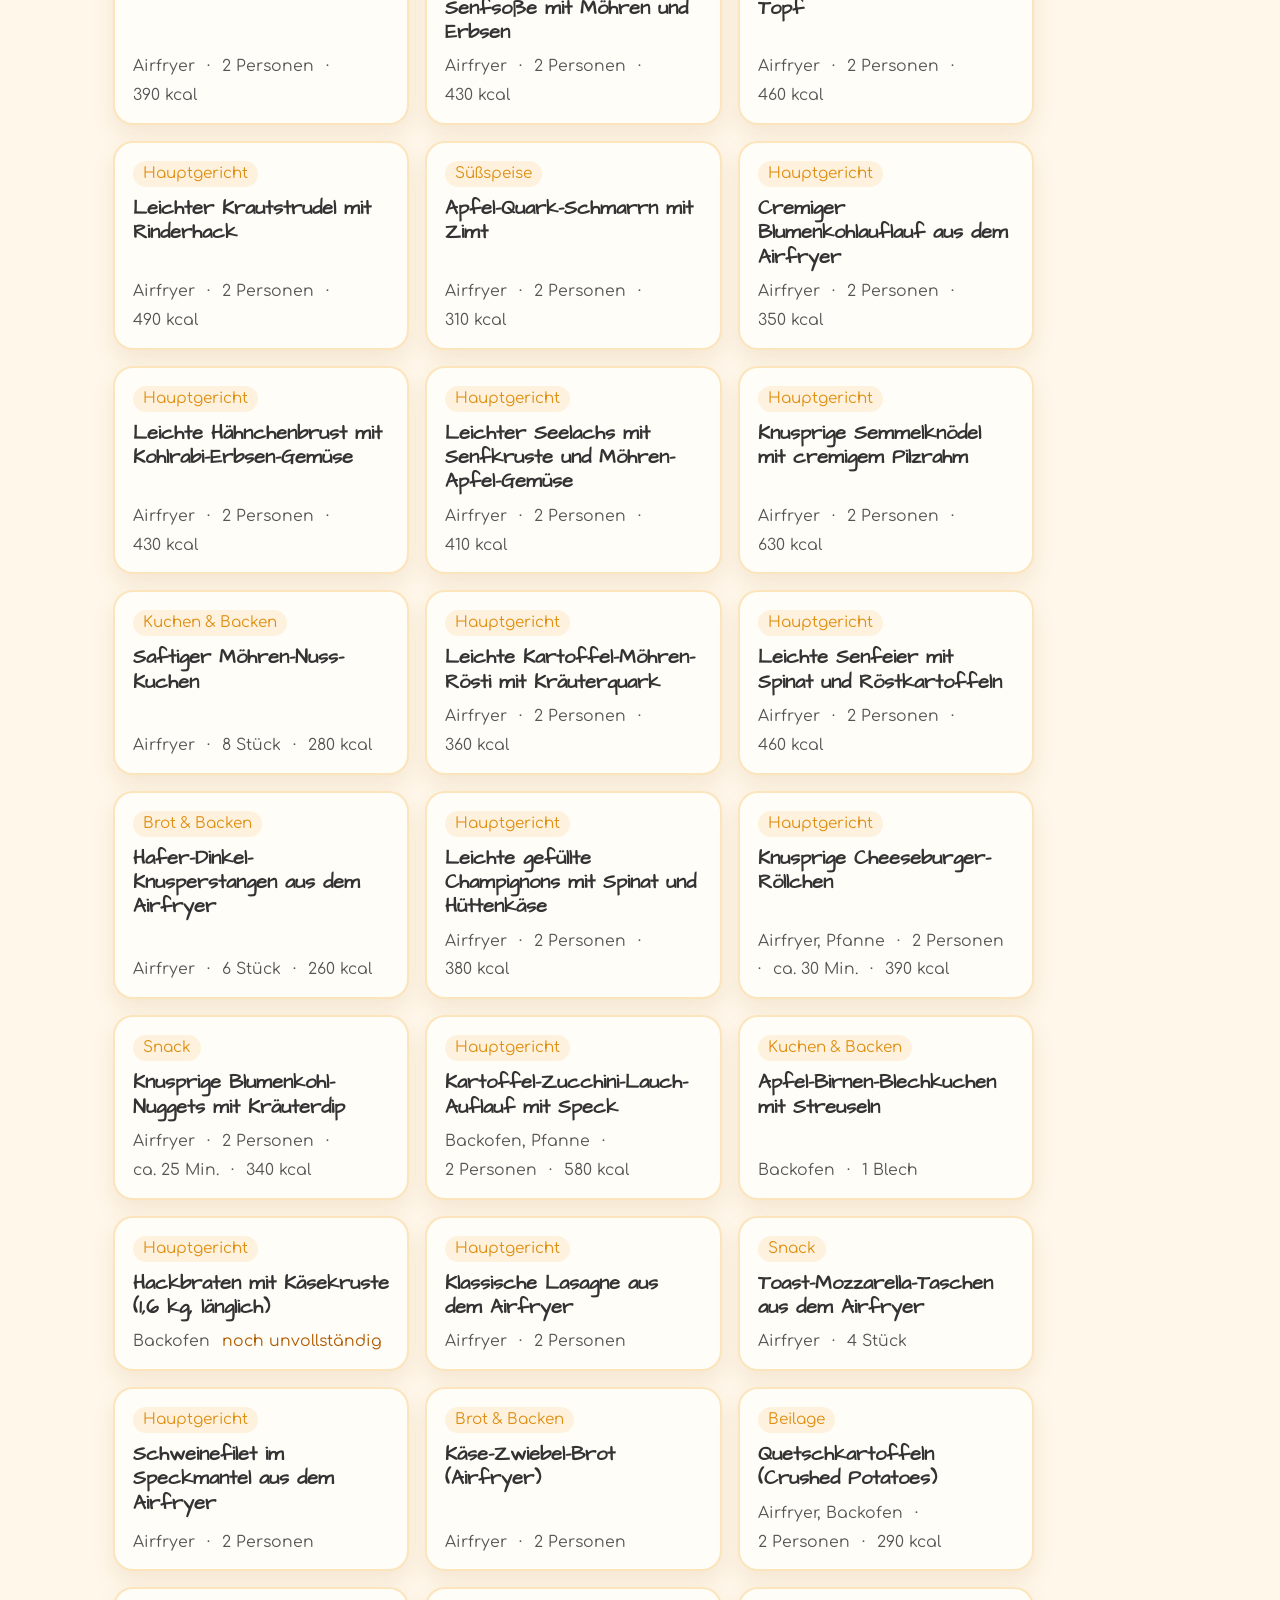
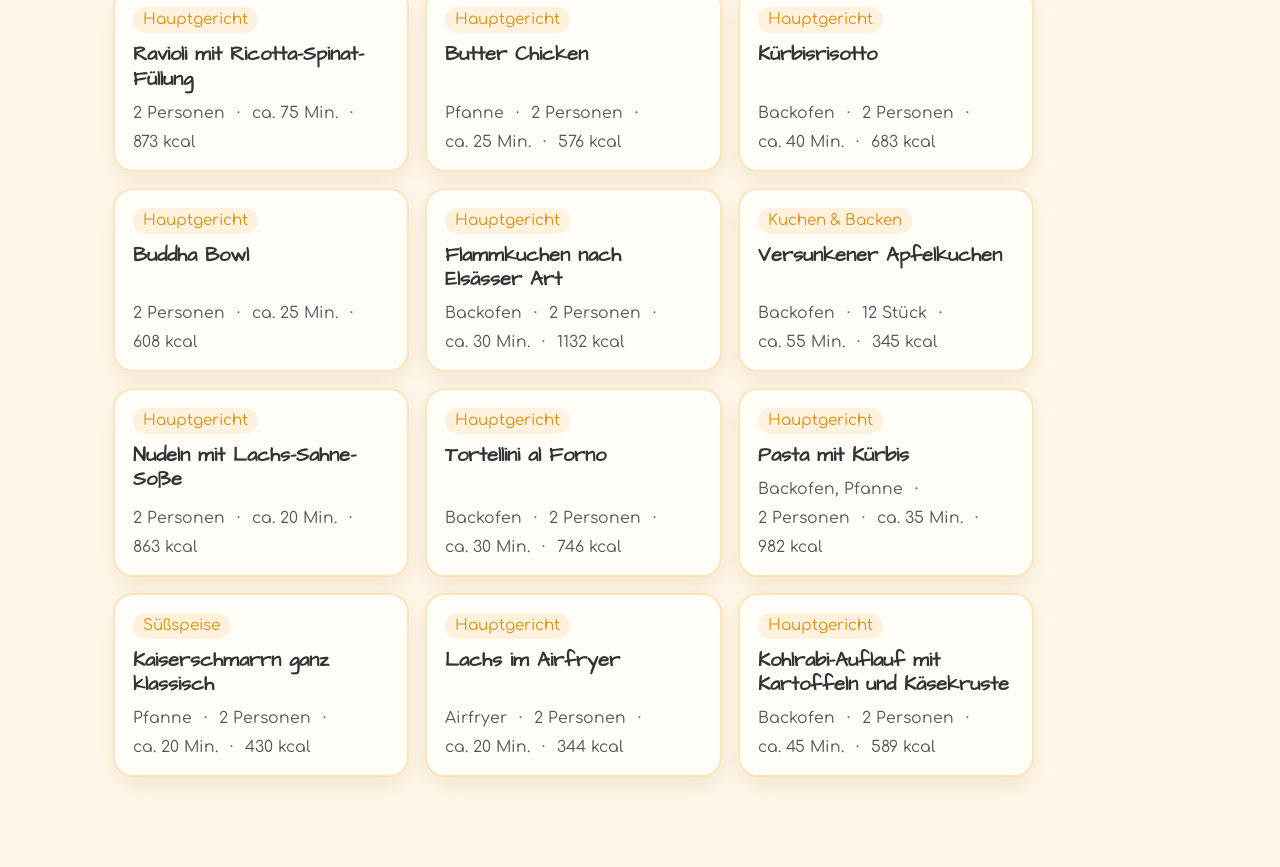
<file: rezepte.html>
<!DOCTYPE html>
<html lang="de">
<head>
    <meta charset="UTF-8">
    <meta name="viewport" content="width=device-width, initial-scale=1.0">
    <title>Küchenpilot - Rezepte</title>
    <style>
        @font-face {
            font-family: "Architects Daughter";
            src: url("fonts/ArchitectsDaughter-Regular.ttf") format("truetype");
            font-weight: normal;
            font-style: normal;
            font-display: swap;
        }

        :root {
            --sand: #fff7ea;
            --card: #fffdf8;
            --orange: #f5a623;
            --orange-dark: #df8f12;
            --orange-soft: rgba(245, 166, 35, 0.12);
            --line: rgba(245, 166, 35, 0.28);
            --text: #333333;
            --muted: #555555;
            --shadow: 0 16px 36px rgba(166, 112, 34, 0.16);
            --shadow-small: 0 10px 22px rgba(166, 112, 34, 0.12);
        }

        * {
            box-sizing: border-box;
        }

        body {
            margin: 0;
            padding: 24px;
            font-family: "Architects Daughter", sans-serif;
            background: var(--sand);
            min-height: 100vh;
            display: flex;
            justify-content: center;
            align-items: flex-start;
            color: var(--text);
        }

        .start-page {
            position: relative;
        }

        .welcome-card,
        .pilot-card,
        .sheet {
            background: var(--card);
            border: 2px solid rgba(245, 166, 35, 0.42);
            box-shadow: var(--shadow);
        }

        .welcome-card {
            position: relative;
            z-index: 3;
        }

        .pilot-card {
            position: absolute;
            z-index: 2;
            pointer-events: none;
            border-radius: 28px;
            padding: 6px;
            overflow: hidden;
        }

        .pilot-card img {
            width: 100%;
            height: auto;
            display: block;
        }

        .pilot-mobile {
            display: none;
        }

        h1 {
            margin: 0 0 18px;
            text-align: center;
            line-height: 1.08;
            font-weight: 600;
        }

        h1 span {
            color: var(--orange);
        }

        .welcome-card p {
            margin: 0 auto;
            max-width: 560px;
            text-align: center;
            color: var(--muted);
            line-height: 1.42;
        }

        .button-row {
            margin-top: 22px;
            display: flex;
            justify-content: space-between;
            gap: 18px;
        }

        .next-button {
            display: inline-flex;
            align-items: center;
            justify-content: center;
            gap: 10px;
            min-width: 170px;
            min-height: 56px;
            padding: 10px 20px;
            border: 2px solid var(--orange);
            border-radius: 20px;
            background: #ffffff;
            color: var(--orange-dark);
            font-family: inherit;
            font-size: 1.18rem;
            font-weight: 600;
            cursor: pointer;
            box-shadow: var(--shadow-small);
            transition: transform 0.18s ease, box-shadow 0.18s ease, background-color 0.18s ease, color 0.18s ease;
        }

        .next-button:hover,
        .next-button:focus-visible {
            background: var(--orange);
            color: #ffffff;
            transform: translateY(-2px);
            box-shadow: 0 14px 28px rgba(166, 112, 34, 0.20);
            outline: none;
        }

        .arrow {
            font-size: 1.45rem;
            line-height: 1;
            transform: translateY(-1px);
        }


        /* ---------- Knöpfe „Suchen“ und „Eigenes Rezept“ ---------- */

        .tool-row {
            display: grid;
            grid-template-columns: 1fr 1fr;
            gap: 14px;
        }

        .tool-button {
            display: inline-flex;
            align-items: center;
            justify-content: center;
            gap: 8px;
            min-height: 54px;
            padding: 8px 16px;
            border: 2px solid var(--orange);
            border-radius: 20px;
            background: #ffffff;
            color: var(--orange-dark);
            font-family: "Architects Daughter", sans-serif;
            font-size: 1.18rem;
            font-weight: 600;
            white-space: nowrap;
            cursor: pointer;
            box-shadow: var(--shadow-small);
            transition: background-color 0.18s ease, color 0.18s ease, transform 0.18s ease;
        }

        .tool-button:hover,
        .tool-button:focus-visible,
        .tool-button[aria-expanded="true"] {
            background: var(--orange);
            color: #ffffff;
            outline: none;
        }

        .search-sheet {
            position: relative;
        }

        .search-close {
            position: absolute;
            top: 12px;
            right: 14px;
            width: 44px;
            height: 44px;
            border: 0;
            border-radius: 50%;
            background: none;
            color: var(--muted);
            font-size: 1.8rem;
            line-height: 1;
            cursor: pointer;
        }

        .search-close:hover,
        .search-close:focus-visible {
            background: var(--orange-soft);
            color: var(--orange-dark);
            outline: none;
        }

        /* Kleine Überschriften in den Kacheln: Handschrift, kräftig, orange. */
        .sheet-label {
            display: block;
            margin-bottom: 8px;
            color: var(--orange-dark);
            font-family: "Architects Daughter", sans-serif;
            font-size: 1.25rem;
            font-weight: 600;
        }

        /* Airfryer: Hinweis und Backofen-Werte */
        .oven-note {
            margin: 14px 0 0;
            padding: 12px 16px;
            border: 2px dashed var(--orange);
            border-radius: 16px;
            background: var(--orange-soft);
            line-height: 1.45;
        }

        .oven-note strong {
            display: block;
            margin-bottom: 4px;
            color: var(--orange-dark);
        }

        .oven-value {
            color: var(--orange-dark);
            font-style: italic;
        }

        /* ---------- Rezeptbereich ---------- */

        .recipe-area {
            width: min(100%, 922px);
            margin-top: 28px;
            display: grid;
            gap: 22px;
        }

        .sheet {
            border-radius: 26px;
            padding: 26px 28px;
        }

        .sheet h2 {
            margin: 0 0 14px;
            color: var(--orange-dark);
            font-size: 1.5rem;
        }

        .search-field {
            display: block;
        }

        .search-field input {
            width: 100%;
            padding: 12px 16px;
            border: 2px solid rgba(245, 166, 35, 0.34);
            border-radius: 16px;
            background: #ffffff;
            color: var(--text);
            font: inherit;
            font-size: 1.15rem;
        }

        .search-field input:focus {
            outline: none;
            border-color: var(--orange);
            box-shadow: 0 0 0 4px var(--orange-soft);
        }

        .filter-group {
            margin-top: 16px;
        }

        .filter-label {
            display: block;
            margin-bottom: 8px;
            font-size: 1.05rem;
            color: var(--muted);
        }

        .chips {
            display: flex;
            flex-wrap: wrap;
            gap: 8px;
        }

        .cat-grid {
            display: grid;
            grid-template-columns: repeat(auto-fill, minmax(118px, 1fr));
            gap: 10px;
        }

        .cat-tile {
            display: grid;
            gap: 4px;
            padding: 12px 10px;
            border: 2px solid rgba(245, 166, 35, 0.30);
            border-radius: 16px;
            background: #ffffff;
            color: var(--text);
            font: inherit;
            font-family: "Architects Daughter", sans-serif;
            text-align: left;
            cursor: pointer;
            transition: background-color 0.15s ease, border-color 0.15s ease, color 0.15s ease;
        }

        .cat-tile strong {
            font-size: 1rem;
            overflow-wrap: anywhere;
            font-weight: 600;
        }

        .cat-tile small {
            font-family: "Comfortaa", sans-serif;
            color: var(--muted);
            font-size: 0.92rem;
        }

        .cat-tile:hover,
        .cat-tile:focus-visible {
            border-color: var(--orange);
            outline: none;
        }

        .cat-tile[aria-pressed="true"] {
            background: var(--orange);
            border-color: var(--orange);
            color: #ffffff;
        }

        .cat-tile[aria-pressed="true"] small {
            color: #ffffff;
        }

        .chip {
            padding: 7px 14px;
            border: 2px solid rgba(245, 166, 35, 0.30);
            border-radius: 999px;
            background: #ffffff;
            color: var(--text);
            font: inherit;
            font-size: 1.02rem;
            cursor: pointer;
            transition: background-color 0.15s ease, border-color 0.15s ease, color 0.15s ease;
        }

        .chip:hover,
        .chip:focus-visible {
            border-color: var(--orange);
            outline: none;
        }

        .chip[aria-pressed="true"] {
            background: var(--orange);
            border-color: var(--orange);
            color: #ffffff;
        }

        .chip small {
            opacity: 0.75;
        }

        .result-line {
            margin: 4px 4px 0;
            color: var(--muted);
            font-size: 1.1rem;
        }

        .recipe-grid {
            display: grid;
            grid-template-columns: repeat(auto-fill, minmax(255px, 1fr));
            gap: 16px;
        }

        .recipe-card {
            display: flex;
            flex-direction: column;
            gap: 10px;
            padding: 18px 18px 16px;
            border: 2px solid var(--line);
            border-radius: 20px;
            background: var(--card);
            color: inherit;
            text-decoration: none;
            box-shadow: var(--shadow-small);
            transition: transform 0.18s ease, border-color 0.18s ease, box-shadow 0.18s ease;
        }

        .recipe-card:hover,
        .recipe-card:focus-visible {
            transform: translateY(-3px);
            border-color: var(--orange);
            box-shadow: 0 16px 28px rgba(166, 112, 34, 0.18);
            outline: none;
        }

        .recipe-card .kategorie {
            align-self: flex-start;
            padding: 2px 10px;
            border-radius: 999px;
            background: var(--orange-soft);
            color: var(--orange-dark);
            font-size: 0.95rem;
        }

        .recipe-card h3 {
            margin: 0;
            font-size: 1.22rem;
            line-height: 1.25;
        }

        .facts {
            display: flex;
            flex-wrap: wrap;
            gap: 6px 12px;
            margin-top: auto;
            color: var(--muted);
            font-size: 0.98rem;
        }

        .badge-open {
            color: #b05a00;
        }

        .link-open {
            align-self: flex-start;
            min-height: 50px;
            display: inline-flex;
            align-items: center;
            padding: 10px 20px;
            border: 2px solid var(--orange);
            border-radius: 18px;
            background: var(--orange);
            color: #ffffff;
            font-size: 1.12rem;
            font-weight: 600;
            text-decoration: none;
            box-shadow: var(--shadow-small);
        }

        .link-open:hover,
        .link-open:focus-visible {
            background: var(--orange-dark);
            outline: none;
        }

        .badge-own {
            color: var(--orange-dark);
        }

        .result-row {
            display: flex;
            flex-wrap: wrap;
            justify-content: space-between;
            align-items: center;
            gap: 10px 16px;
        }

        .add-own {
            min-height: 46px;
            padding: 8px 18px;
            border: 2px solid var(--orange);
            border-radius: 16px;
            background: #ffffff;
            color: var(--orange-dark);
            font: inherit;
            font-size: 1.08rem;
            font-weight: 600;
            cursor: pointer;
            box-shadow: var(--shadow-small);
        }

        .add-own:hover,
        .add-own:focus-visible {
            background: var(--orange);
            color: #ffffff;
            outline: none;
        }

        .add-own.danger {
            border-color: #d9534f;
            color: #d9534f;
            box-shadow: none;
        }

        .add-own.danger:hover,
        .add-own.danger:focus-visible {
            background: #d9534f;
            color: #ffffff;
        }

        .own-buttons {
            display: flex;
            flex-wrap: wrap;
            gap: 12px;
        }

        .confirm-box {
            margin-top: 14px;
            padding: 14px 16px;
            border: 2px dashed #d9534f;
            border-radius: 16px;
            background: #fff5f4;
        }

        .confirm-box p {
            margin: 0 0 12px;
        }

        .empty {
            padding: 28px;
            text-align: center;
            color: var(--muted);
            font-size: 1.15rem;
        }

        /* ---------- Detailansicht ---------- */

        .detail-head {
            text-align: center;
        }

        .detail-head .kategorie {
            display: inline-block;
            padding: 3px 12px;
            border-radius: 999px;
            background: var(--orange-soft);
            color: var(--orange-dark);
            font-size: 1rem;
        }

        .detail-head h2 {
            margin: 12px 0 16px;
            color: var(--text);
            font-size: clamp(1.7rem, 3.6vw, 2.4rem);
            line-height: 1.15;
        }

        .fact-boxes {
            display: flex;
            flex-wrap: wrap;
            justify-content: center;
            gap: 10px;
        }

        .fact-box {
            min-width: 120px;
            padding: 10px 16px;
            border: 2px solid var(--line);
            border-radius: 16px;
            background: #ffffff;
            text-align: center;
        }

        .fact-box strong {
            display: block;
            font-size: 1.25rem;
        }

        .fact-box span {
            color: var(--muted);
            font-size: 0.95rem;
        }

        .servings {
            display: inline-flex;
            align-items: center;
            gap: 12px;
            margin: 0 auto 16px;
            padding: 8px 10px;
            border: 2px solid var(--orange);
            border-radius: 999px;
            background: #ffffff;
        }

        .servings button {
            width: 44px;
            height: 44px;
            border: 0;
            border-radius: 50%;
            background: var(--orange);
            color: #ffffff;
            font: inherit;
            font-size: 1.6rem;
            line-height: 1;
            cursor: pointer;
            transition: background-color 0.15s ease, transform 0.15s ease;
        }

        .servings button:hover,
        .servings button:focus-visible {
            background: var(--orange-dark);
            transform: scale(1.06);
            outline: none;
        }

        .servings button:disabled {
            background: #e8dcc8;
            cursor: default;
            transform: none;
        }

        .servings output {
            min-width: 130px;
            text-align: center;
            font-size: 1.3rem;
            font-weight: 600;
        }

        .ersatz-hinweis { display: block; margin-top: 2px; color: #a86a12; font-size: 0.9rem; }
        .wer-isst-mit { margin: 12px 0 4px; }
        .wer-isst-mit summary { cursor: pointer; font-family: 'Architects Daughter', cursive; font-size: 1.1rem; }
        .wer-isst-mit summary span { color: #a86a12; }
        .wer-chip { display: inline-flex; align-items: center; gap: 6px; margin: 4px 10px 4px 0; padding: 6px 10px; border-radius: 999px; border: 1px solid #d8c7a8; }
        .wer-weitere { display: flex; align-items: center; gap: 8px; margin-top: 8px; }
        .wer-weitere input { width: 72px; padding: 6px; border-radius: 8px; border: 1px solid #d8c7a8; }
        .scale-note {
            margin: -4px 0 12px;
            color: var(--muted);
            font-size: 0.98rem;
        }

        .note-open {
            margin: 16px auto 0;
            max-width: 600px;
            padding: 10px 14px;
            border-radius: 14px;
            background: #fff1dc;
            color: #8a4b00;
            text-align: center;
        }

        .detail-columns {
            display: grid;
            grid-template-columns: minmax(0, 0.9fr) minmax(0, 1.3fr);
            gap: 22px;
            align-items: start;
        }

        .ingredients h3 {
            margin: 16px 0 6px;
            font-size: 1.1rem;
            color: var(--muted);
        }

        .ingredients ul {
            list-style: none;
            margin: 0;
            padding: 0;
        }

        .ingredients li {
            display: flex;
            gap: 10px;
            padding: 7px 0;
            border-bottom: 1px dashed rgba(245, 166, 35, 0.35);
            font-size: 1.1rem;
        }

        .ingredients li:last-child {
            border-bottom: 0;
        }

        .ingredients .menge {
            flex: 0 0 74px;
            color: var(--orange-dark);
            font-weight: 600;
        }

        .steps ol {
            list-style: none;
            margin: 0;
            padding: 0;
            counter-reset: schritt;
            display: grid;
            gap: 10px;
        }

        .steps li {
            counter-increment: schritt;
            display: grid;
            grid-template-columns: 38px minmax(0, 1fr);
            gap: 12px;
            padding: 12px 14px;
            border: 2px solid var(--line);
            border-radius: 16px;
            background: #ffffff;
            font-size: 1.1rem;
            line-height: 1.45;
            cursor: pointer;
            transition: opacity 0.15s ease, background-color 0.15s ease;
        }

        .steps li::before {
            content: counter(schritt);
            display: grid;
            place-items: center;
            width: 34px;
            height: 34px;
            border-radius: 50%;
            background: var(--orange);
            color: #ffffff;
            font-weight: 600;
        }

        .steps li.done {
            opacity: 0.5;
            background: #f6f1e8;
        }

        .steps li.done::before {
            content: "✓";
            background: #7cb342;
        }

        .cooked-box {
            margin-top: 18px;
            padding-top: 16px;
            border-top: 2px dashed var(--line);
            display: grid;
            justify-items: center;
            gap: 10px;
            text-align: center;
        }

        .cooked-box > p {
            margin: 0;
            color: var(--muted);
        }

        .cooked-button img {
            width: 30px;
            height: 30px;
            object-fit: contain;
        }

        .shop-button {
            display: inline-flex;
            align-items: center;
            gap: 8px;
            width: auto;
            max-width: 100%;
            min-height: 40px;
            margin-top: 12px;
            padding: 6px 14px;
            font-size: 0.95rem;
            min-width: 0;
        }
        .shop-button span { line-height: 1.2; }
        .shop-button img {
            width: 24px;
            height: 24px;
            object-fit: contain;
        }

        .cooked-button:disabled {
            opacity: 0.5;
            cursor: default;
            transform: none;
        }

        .cooked-result {
            width: 100%;
            padding: 14px 16px;
            border-radius: 16px;
            background: var(--orange-soft, rgba(245, 166, 35, 0.12));
            text-align: left;
        }

        .cooked-result p {
            margin: 6px 0 0;
            font-size: 1rem;
            line-height: 1.45;
        }

        .cooked-result .link-button {
            margin-top: 8px;
            padding: 0;
            border: 0;
            background: none;
            color: var(--orange-dark);
            font: inherit;
            text-decoration: underline;
            cursor: pointer;
        }

        .cooked-lines {
            margin-top: 6px;
            display: grid;
            gap: 2px;
            color: var(--muted);
        }

        .cooked-line::before {
            content: "• ";
            color: var(--orange-dark);
        }

        .steps .step-amount {
            color: var(--orange-dark);
            font-weight: 700;
        }

        .steps .hint {
            margin: -4px 0 12px;
            color: var(--muted);
            font-size: 0.98rem;
        }

        .tip-box {
            display: grid;
            grid-template-columns: 40px minmax(0, 1fr);
            gap: 12px;
            align-items: start;
            padding: 14px 16px;
            border: 2px dashed rgba(245, 166, 35, 0.55);
            border-radius: 18px;
            background: #fffaf0;
            font-size: 1.08rem;
            line-height: 1.45;
        }

        .tip-box + .tip-box {
            margin-top: 10px;
        }

        .tip-box img {
            width: 36px;
            height: 36px;
            object-fit: contain;
        }

        .tip-box p {
            margin: 0;
        }

        .source {
            margin: 0;
            color: var(--muted);
            font-size: 0.98rem;
        }

        .source a {
            color: var(--orange-dark);
        }

        [hidden] {
            display: none !important;
        }

        @media (min-width: 761px) {
            body.recipes-page .start-page {
                padding-top: clamp(24px, 4vw, 42px);
            }

        }

        @media (max-width: 760px) {
            .pilot-desktop {
                display: none;
            }

            .pilot-mobile {
                display: block;
            }



            .button-row {
                display: grid;
                grid-template-columns: 1fr;
                gap: 12px;
            }

            .button-row .next-button {
                width: 100%;
                min-width: 0;
            }

            .sheet {
                padding: 22px 18px;
            }

            .detail-columns {
                grid-template-columns: 1fr;
            }

            .recipe-grid {
                grid-template-columns: 1fr;
            }

            .add-own {
                width: 100%;
            }
        }
    </style>
    <link rel="stylesheet" href="assets/styles/responsive-master.css?v=6">
    <link rel="stylesheet" href="assets/tests/test-ui.css">
</head>
<body class="recipes-page no-next">

    <main class="start-page" aria-label="Küchenpilot Rezepte">
        <div class="hero-shell">
            <div class="pilot-card pilot-desktop">
                <img src="assets/figuren/pilot-rezept.png" alt="Küchenpilot mit Rezeptbuch">
            </div>

            <div class="pilot-card pilot-mobile">
                <img src="assets/figuren/pilot-rezept.png" alt="Küchenpilot mit Rezeptbuch">
            </div>

            <section class="welcome-card">
                <div class="card-main">
                    <h1>Deine <span>Rezepte.</span></h1>
                    <p id="introText">Entdecken, kochen, speichern, lieben. Such dir etwas Leckeres aus – ich führe dich Schritt für Schritt hindurch.</p>
                </div>

                <div class="button-row">
                    <button class="next-button" type="button" id="backButton" aria-label="Zurück">
                        <span class="arrow" aria-hidden="true">←</span>
                        <span id="backLabel">Zurück</span>
                    </button>
                </div>
            </section>
        </div>

        <div class="recipe-area" id="overview">
            <div class="tool-row">
                <button class="tool-button" type="button" id="searchToggle" aria-expanded="false" aria-controls="searchSheet">
                    <span aria-hidden="true">🔍</span> Suchen
                </button>
                <button class="tool-button" type="button" id="addOwn" onclick="location.href='rezept-bearbeiten.html'">+ Eigenes Rezept</button>
            </div>

            <section class="sheet search-sheet" id="searchSheet" aria-label="Rezepte suchen und filtern" hidden>
                <button class="search-close" type="button" id="searchClose" aria-label="Suche schließen">×</button>
                <label class="search-field">
                    <span class="sheet-label">Rezept oder Zutat</span>
                    <input id="search" type="search" autocomplete="off" placeholder="z. B. Hähnchen, Kartoffeln, Kuchen …">
                </label>

                <div class="filter-group">
                    <span class="sheet-label">Zubereitung</span>
                    <div class="chips" id="deviceChips"></div>
                </div>
            </section>

            <section class="sheet" aria-label="Kategorien">
                <h2>Kategorien</h2>
                <div class="cat-grid" id="categoryTiles"></div>
            </section>

            <p class="result-line" id="resultLine" aria-live="polite"></p>
            <div class="recipe-grid" id="recipeGrid"></div>
        </div>

        <div class="recipe-area" id="detail" hidden></div>
    </main>

    <script src="assets/scripts/portionen.js?v=2"></script>
    <script src="data/rezepte.js"></script>
    <script src="assets/scripts/eigene-rezepte.js?v=1"></script>
    <script src="assets/scripts/ersatz.js?v=2"></script>
    <script src="assets/scripts/airfryer.js?v=1"></script>
    <script src="assets/scripts/planer.js?v=5"></script>
    <script>
        const DATA = window.KP_REZEPTE || { rezepte: [] };
        const RECIPES = DATA.rezepte;
        const ALL = 'Alle';

        const state = { query: '', category: ALL, device: ALL };

        const els = {
            overview: document.getElementById('overview'),
            detail: document.getElementById('detail'),
            search: document.getElementById('search'),
            categoryTiles: document.getElementById('categoryTiles'),
            deviceChips: document.getElementById('deviceChips'),
            resultLine: document.getElementById('resultLine'),
            grid: document.getElementById('recipeGrid'),
            backButton: document.getElementById('backButton'),
            backLabel: document.getElementById('backLabel'),
            intro: document.getElementById('introText')
        };

        const introDefault = els.intro.textContent;

        function esc(value) {
            return String(value ?? '')
                .replaceAll('&', '&amp;')
                .replaceAll('<', '&lt;')
                .replaceAll('>', '&gt;')
                .replaceAll('"', '&quot;')
                .replaceAll("'", '&#039;');
        }

        function normalize(text) {
            return String(text || '').toLowerCase().normalize('NFD').replace(/[̀-ͯ]/g, '').replaceAll('ß', 'ss');
        }

        function countBy(list) {
            const map = new Map();
            list.forEach(item => map.set(item, (map.get(item) || 0) + 1));
            return [...map.entries()].sort((a, b) => b[1] - a[1] || a[0].localeCompare(b[0], 'de'));
        }

        function portionText(r) {
            const anzahl = KPPortionen.standard(r);
            return anzahl ? KPPortionen.beschriftung(r, anzahl) : '';
        }

        const searchIndex = new Map(RECIPES.map(r => [r.id, normalize([
            r.titel, r.kategorie, ...(r.tags || []), ...(r.geraete || []),
            ...(r.zutaten || []).map(z => z.name || z.text)
        ].join(' '))]));

        /* ---------- Übersicht ---------- */

        /* Kategorien als kleine Kacheln oben; "Alle" zeigt wieder alles. */
        function renderTiles(container, entries, key) {
            const all = [[ALL, RECIPES.length], ...entries];
            container.innerHTML = all.map(([name, count]) => `
                <button type="button" class="cat-tile" data-value="${esc(name)}" aria-pressed="${state[key] === name}">
                    <strong>${esc(name)}</strong> <small>${count} ${count === 1 ? 'Rezept' : 'Rezepte'}</small>
                </button>`).join('');
            container.querySelectorAll('.cat-tile').forEach(tile => {
                tile.addEventListener('click', () => {
                    state[key] = tile.dataset.value;
                    container.querySelectorAll('.cat-tile').forEach(c => c.setAttribute('aria-pressed', c === tile));
                    renderList();
                });
            });
        }

        function renderChips(container, entries, key) {
            const all = [[ALL, RECIPES.length], ...entries];
            container.innerHTML = all.map(([name, count]) => `
                <button type="button" class="chip" data-value="${esc(name)}" aria-pressed="${state[key] === name}">
                    ${esc(name)} <small>${count}</small>
                </button>`).join('');
            container.querySelectorAll('.chip').forEach(chip => {
                chip.addEventListener('click', () => {
                    state[key] = chip.dataset.value;
                    container.querySelectorAll('.chip').forEach(c => c.setAttribute('aria-pressed', c === chip));
                    renderList();
                });
            });
        }

        function filtered() {
            const words = normalize(state.query).split(/\s+/).filter(Boolean);
            return RECIPES.filter(r => {
                if (state.category !== ALL && r.kategorie !== state.category) return false;
                if (state.device !== ALL && !(r.geraete || []).includes(state.device)) return false;
                const hay = searchIndex.get(r.id);
                return words.every(w => hay.includes(w));
            });
        }

        function cardHtml(r) {
            const facts = [
                r.geraete && r.geraete.length ? r.geraete.join(', ') : '',
                portionText(r),
                r.zeitMin ? `ca. ${r.zeitMin} Min.` : '',
                r.naehrwerte && r.naehrwerte.kcal ? `${r.naehrwerte.kcal} kcal` : ''
            ].filter(Boolean);
            const open = r.status === 'unvollständig' ? '<span class="badge-open">noch unvollständig</span>'
                : r.linkOnly ? '<span class="badge-own">nur Link</span>'
                : r.eigen ? '<span class="badge-own">eigenes Rezept</span>' : '';
            return `
                <a class="recipe-card" href="#rezept/${encodeURIComponent(r.id)}">
                    <span class="kategorie">${esc(r.kategorie)}</span>
                    <h3>${esc(r.titel)}</h3>
                    <div class="facts">${facts.map(f => `<span>${esc(f)}</span>`).join('<span aria-hidden="true">·</span>')}${open}</div>
                </a>`;
        }

        function renderList() {
            const list = filtered();
            els.resultLine.textContent = list.length === RECIPES.length
                ? `${list.length} Rezepte in deiner Sammlung`
                : `${list.length} von ${RECIPES.length} Rezepten`;
            els.grid.innerHTML = list.length
                ? list.map(cardHtml).join('')
                : '<div class="sheet empty">Dazu habe ich leider nichts gefunden. Versuch es mit einem anderen Wort oder setz die Filter zurück.</div>';
        }

        /* ---------- Detail ---------- */

        let current = null;

        function ingredientsHtml(r) {
            const groups = [];
            (r.zutaten || []).forEach(z => {
                const name = z.gruppe || '';
                let group = groups.find(g => g.name === name);
                if (!group) groups.push(group = { name, items: [] });
                group.items.push(z);
            });
            return groups.map(g => `
                ${g.name ? `<h3>${esc(g.name)}</h3>` : ''}
                <ul>
                    ${g.items.map(z => {
                        const amount = [z.menge, z.einheit].filter(Boolean).join(' ');
                        const name = amount ? z.name : (z.name || z.text);
                        const ersatz = window.KPErsatz && current ? KPErsatz.fuerZutat(z, KPErsatz.gewaehlte(current.recipe.id)) : [];
                        const hinweis = ersatz.map(e => `${e.personen.join(', ')}: ${e.vorschlaege.join(' oder ')}`).join(' · ');
                        return `<li><span class="menge">${esc(amount)}</span><span>${esc(name)}${hinweis ? `<small class="ersatz-hinweis">Ersatz für ${esc(hinweis)}</small>` : ''}</span></li>`;
                    }).join('')}
                </ul>`).join('');
        }

        function renderDetail(r, wunsch) {
            const n = r.naehrwerte || {};
            const standard = KPPortionen.standard(r);
            const personenRezept = KPPortionen.basis(r).personen;
            /* „Wer isst mit?“: Standard ist die eingestellte Personenzahl, nicht ein fester Wert. */
            const wer = KPErsatz.werIsstMit(r.id);
            const werZahl = Math.min(20, Math.max(1, wer.ids.length + wer.weitere));
            /* Personenzahl kann von der Heute-Seite mitkommen: #rezept/<id>/<anzahl> */
            const anzahl = standard && wunsch ? Math.min(20, Math.max(1, wunsch))
                : (standard && personenRezept ? werZahl : standard);
            current = { recipe: r, anzahl };
            const werHtml = personenRezept ? `
                    <details class="wer-isst-mit" id="werIsstMit">
                        <summary>Wer isst mit? <span>${werZahl} ${werZahl === 1 ? 'Person' : 'Personen'}</span></summary>
                        ${KPErsatz.personen().length
                            ? KPErsatz.personen().map(p => `<label class="wer-chip"><input type="checkbox" data-person="${p.index}" ${wer.ids.includes(p.index) ? 'checked' : ''}> ${esc(p.name)}</label>`).join('')
                            : '<p class="hint">Noch keine Personen angelegt. <a href="personen.html">Personen eintragen</a></p>'}
                        <label class="wer-weitere">Weitere Personen ohne Namen
                            <input type="number" id="werWeitere" min="0" max="50" value="${wer.weitere}">
                        </label>
                    </details>` : '';
            const boxes = [
                r.zeitMin ? [`ca. ${r.zeitMin}`, 'Minuten'] : null,
                n.kcal ? [n.kcal, 'kcal pro Portion'] : null,
                n.eiweiss != null ? [`${n.eiweiss} g`, 'Eiweiß'] : null,
                n.kohlenhydrate != null ? [`${n.kohlenhydrate} g`, 'Kohlenhydrate'] : null,
                n.fett != null ? [`${n.fett} g`, 'Fett'] : null,
                r.geraete && r.geraete.length ? [r.geraete.join(' / '), 'Zubereitung'] : null
            ].filter(Boolean);

            const tips = [...(r.tipps || []).map(t => ['gluehbirne', t.replace(/^Tipp:\s*/, '')]), ...(r.notizen || []).map(t => ['klemmbrett', t])];
            const quelle = r.quelle || {};

            els.detail.innerHTML = `
                <section class="sheet detail-head">
                    <span class="kategorie">${esc(r.kategorie)}</span>
                    <h2>${esc(r.titel)}</h2>
                    ${quelle.art ? `<p class="source source-top">Quelle: ${quelle.url ? `<a href="${esc(quelle.url)}" target="_blank" rel="noopener">${esc(quelle.art)}</a>` : esc(quelle.art)}</p>` : ''}
                    ${anzahl ? `
                    <div class="servings" role="group" aria-label="Personen anpassen">
                        <button type="button" id="servingsLess" aria-label="Weniger">−</button>
                        <output id="servingsValue" aria-live="polite"></output>
                        <button type="button" id="servingsMore" aria-label="Mehr">+</button>
                    </div>` : ''}
                    ${anzahl ? werHtml : ''}
                    <div class="oven-note" id="ovenNote" role="status" hidden></div>
                    <div class="fact-boxes">
                        ${boxes.map(([value, label]) => `<div class="fact-box"><strong>${esc(value)}</strong><span>${esc(label)}</span></div>`).join('')}
                    </div>
                    ${r.status === 'unvollständig' ? '<p class="note-open">Dieses Rezept ist noch unvollständig – Angaben können fehlen.</p>' : ''}
                </section>

                <div class="detail-columns">
                    <section class="sheet ingredients">
                        <h2>Zutaten</h2>
                        <p class="scale-note" id="scaleNote" hidden></p>
                        <div id="ingredientList"></div>
                        <button class="next-button shop-button" type="button" id="shopButton">
                            <img src="assets/icons/kiste.png" alt="" aria-hidden="true">
                            <span>Auf die Einkaufsliste</span>
                        </button>
                        <p class="hint" id="shopMessage" role="status" hidden></p>
                    </section>

                    <section class="sheet steps">
                        <h2>Zubereitung</h2>
                        <p class="hint">Tipp auf einen Schritt, um ihn abzuhaken.</p>
                        <ol id="stepList">${(r.schritte || []).map(s => `<li><span>${esc(s)}</span></li>`).join('')}</ol>
                        <div class="cooked-box">
                            <p>Fertig gekocht? Dann ziehe ich die Zutaten von deinem Vorrat ab.</p>
                            <button class="next-button cooked-button" type="button" id="cookedButton">
                                <img src="assets/icons/topf.png" alt="" aria-hidden="true">
                                <span>Gekocht</span>
                            </button>
                            <div id="cookedResult" role="status"></div>
                        </div>
                    </section>
                </div>

                ${tips.length ? `
                <section class="sheet">
                    <h2>Tipps vom Küchenpilot</h2>
                    ${tips.map(([icon, text]) => `<div class="tip-box"><img src="assets/icons/${icon}.png" alt=""><p>${esc(text)}</p></div>`).join('')}
                </section>` : ''}


                ${r.eigen ? `
                <section class="sheet own-actions" aria-label="Eigenes Rezept">
                    <h2>Dein eigenes Rezept</h2>
                    <div class="own-buttons">
                        <button class="add-own" type="button" id="editOwn">Bearbeiten</button>
                        <button class="add-own danger" type="button" id="deleteOwn">Löschen</button>
                    </div>
                    <div class="confirm-box" id="deleteConfirm" hidden>
                        <p>„${esc(r.titel)}“ wirklich löschen? Das geht nicht rückgängig.</p>
                        <div class="own-buttons">
                            <button class="add-own danger" type="button" id="deleteYes">Ja, löschen</button>
                            <button class="add-own" type="button" id="deleteNo">Abbrechen</button>
                        </div>
                    </div>
                </section>` : ''}
            `;

            if (r.eigen) {
                document.getElementById('editOwn').addEventListener('click', () => {
                    location.href = `rezept-bearbeiten.html?id=${encodeURIComponent(r.id)}`;
                });
                document.getElementById('deleteOwn').addEventListener('click', () => {
                    document.getElementById('deleteConfirm').hidden = false;
                });
                document.getElementById('deleteNo').addEventListener('click', () => {
                    document.getElementById('deleteConfirm').hidden = true;
                });
                document.getElementById('deleteYes').addEventListener('click', () => {
                    KPEigeneRezepte.remove(r.id);
                    location.replace('rezepte.html');
                });
            }

            els.detail.querySelectorAll('.steps li').forEach(li => {
                li.addEventListener('click', () => li.classList.toggle('done'));
            });

            document.getElementById('cookedButton').addEventListener('click', markCooked);

            if (anzahl) {
                document.getElementById('servingsLess').addEventListener('click', () => setServings(current.anzahl - 1));
                document.getElementById('servingsMore').addEventListener('click', () => setServings(current.anzahl + 1));
            }

            /* „Wer isst mit?“: Auswahl speichern und Zahl sofort übernehmen. */
            const werBox = document.getElementById('werIsstMit');
            if (werBox) {
                werBox.addEventListener('change', () => {
                    const ids = [...werBox.querySelectorAll('input[data-person]:checked')].map(el => Number(el.dataset.person));
                    const weitere = Math.max(0, Number(document.getElementById('werWeitere').value) || 0);
                    KPErsatz.werIsstMitSpeichern(r.id, { ids, weitere });
                    werBox.querySelector('summary span').textContent = `${Math.max(1, ids.length + weitere)} ${ids.length + weitere === 1 ? 'Person' : 'Personen'}`;
                    setServings(Math.max(1, ids.length + weitere));
                });
            }
            setServings(anzahl);
        }

        /* Zutaten für die gewählte Anzahl umrechnen (Funktionen in assets/scripts/portionen.js). */
        function setServings(anzahl) {
            const r = current.recipe;
            const original = KPPortionen.basis(r).anzahl;
            if (original) {
                anzahl = Math.min(20, Math.max(1, anzahl));
                current.anzahl = anzahl;
                document.getElementById('servingsValue').textContent = KPPortionen.beschriftung(r, anzahl);
                document.getElementById('servingsLess').disabled = anzahl <= 1;
                document.getElementById('servingsMore').disabled = anzahl >= 20;
            }
            const scaled = original ? KPPortionen.skaliereRezept(r, anzahl) : r;
            document.getElementById('ingredientList').innerHTML = ingredientsHtml(scaled);

            /* Mengen in den Schritten ebenfalls umrechnen; abgehakte Schritte bleiben abgehakt. */
            const f = original ? KPPortionen.faktor(r, anzahl) : 1;
            document.querySelectorAll('#stepList li').forEach((li, i) => {
                li.querySelector('span').innerHTML = KPPortionen.skaliereText(esc((r.schritte || [])[i] || ''), f,
                    neu => `<strong class="step-amount">${neu}</strong>`);
            });

            /* Airfryer-Rezepte: ab mehr Personen, als in den eigenen Airfryer passen, Backofen-Werte zeigen. */
            const ofen = window.KPAirfryer && KPAirfryer.brauchtOfen(r, current.anzahl || KPPortionen.basis(r).anzahl);
            if (ofen) {
                document.querySelectorAll('#stepList li span').forEach(span => {
                    span.innerHTML = KPAirfryer.mitOfenWerten(span.innerHTML);
                });
            }
            const ovenNote = document.getElementById('ovenNote');
            ovenNote.hidden = !ofen;
            if (ofen) {
                const keiner = KPAirfryer.lade().keiner;
                ovenNote.innerHTML = keiner
                    ? '<strong>Ohne Airfryer? Kein Problem.</strong>Die Backofen-Werte stehen in Klammern bei den Schritten (Ober-/Unterhitze, vorgeheizt). Es sind Richtwerte, schau lieber etwas früher nach.'
                    : `<strong>Für mehr als ${KPAirfryer.lade().personen === 2 ? 'zwei' : KPAirfryer.lade().personen} Personen passt das je nach Größe deines Airfryers vermutlich nicht mehr hinein. Dann nimm lieber den Backofen.</strong>Die Backofen-Werte stehen in Klammern bei den Schritten (Ober-/Unterhitze, vorgeheizt). Es sind Richtwerte, schau lieber etwas früher nach.`;
            }

            const note = document.getElementById('scaleNote');
            note.hidden = !original || anzahl === original;
            note.textContent = `Umgerechnet vom Originalrezept für ${KPPortionen.beschriftung(r, original)}. Auch die Mengen in der Zubereitung sind angepasst.`;
        }

        /* ---------- Gekocht: Vorrat abziehen ---------- */

        let cookedUndo = null;

        function markCooked() {
            const P = window.KPPlaner;
            const box = document.getElementById('cookedResult');
            if (!P) return;
            const r = current.recipe;
            const f = KPPortionen.basis(r).anzahl ? KPPortionen.faktor(r, current.anzahl) : 1;
            cookedUndo = P.snapshot();
            const changes = P.removeFromStock(r, f);
            const day = P.markCooked(r.id);
            const hasStock = !!P.getStockDetails();
            const lines = changes.map(c => `<span class="cooked-line">${esc(c.name)} – ${esc(c.text)}</span>`).join('');
            box.innerHTML = `
                <div class="cooked-result">
                    <strong>Guten Appetit! 😋</strong>
                    ${changes.length
                        ? `<p>Aus dem Vorrat abgezogen:</p><div class="cooked-lines">${lines}</div>`
                        : `<p>${hasStock ? 'Für dieses Rezept stand nichts mit Menge im Vorrat – da gab es nichts abzuziehen.' : 'Du hast noch keinen Vorrat gespeichert.'}</p>`}
                    ${day ? '<p>Im Wochenkorb als gekocht markiert.</p>' : ''}
                    <button class="link-button" type="button" id="cookedUndo">Rückgängig</button>
                </div>`;
            document.getElementById('cookedButton').disabled = true;
            document.getElementById('cookedUndo').addEventListener('click', () => {
                P.restore(cookedUndo);
                cookedUndo = null;
                box.innerHTML = '';
                document.getElementById('cookedButton').disabled = false;
            });
        }

        /* Nur-Link-Rezepte: kein Rezepttext, nur Name, Quelle, Notiz. */
        function renderLinkOnly(r) {
            const quelle = r.quelle || {};
            els.detail.innerHTML = `
                <section class="sheet detail-head">
                    <span class="kategorie">${esc(r.kategorie)}</span>
                    <h2>${esc(r.titel)}</h2>
                    ${quelle.url ? `<p class="source">Quelle: <a href="${esc(quelle.url)}" target="_blank" rel="noopener">${esc(quelle.art || quelle.url)}</a></p>` : ''}
                </section>
                ${quelle.url ? `<a class="link-open" href="${esc(quelle.url)}" target="_blank" rel="noopener">Rezept auf der Seite öffnen</a>` : ''}
                ${r.notizen && r.notizen.length ? `<section class="sheet"><h2>Meine Notiz</h2>${r.notizen.map(n => `<p>${esc(n)}</p>`).join('')}</section>` : ''}
                <section class="sheet own-actions" aria-label="Eigener Eintrag">
                    <div class="own-buttons">
                        <button class="add-own" type="button" id="editOwn">Bearbeiten</button>
                        <button class="add-own danger" type="button" id="deleteOwn">Löschen</button>
                    </div>
                    <div class="confirm-box" id="deleteConfirm" hidden>
                        <p>„${esc(r.titel)}“ wirklich löschen? Das geht nicht rückgängig.</p>
                        <div class="own-buttons">
                            <button class="add-own danger" type="button" id="deleteYes">Ja, löschen</button>
                            <button class="add-own" type="button" id="deleteNo">Abbrechen</button>
                        </div>
                    </div>
                </section>`;
            document.getElementById('editOwn').addEventListener('click', () => {
                location.href = `rezept-bearbeiten.html?id=${encodeURIComponent(r.id)}`;
            });
            document.getElementById('deleteOwn').addEventListener('click', () => {
                document.getElementById('deleteConfirm').hidden = false;
            });
            document.getElementById('deleteNo').addEventListener('click', () => {
                document.getElementById('deleteConfirm').hidden = true;
            });
            document.getElementById('deleteYes').addEventListener('click', () => {
                KPEigeneRezepte.remove(r.id);
                location.replace('rezepte.html');
            });
        }

        /* ---------- Navigation ---------- */

        function route() {
            const match = location.hash.match(/^#rezept\/([^/]+)(?:\/(\d+))?$/);
            const recipe = match && RECIPES.find(r => r.id === decodeURIComponent(match[1]));

            if (recipe && recipe.linkOnly) {
                renderLinkOnly(recipe);
                els.overview.hidden = true;
                els.detail.hidden = false;
                els.backLabel.textContent = 'Zurück zur Übersicht';
                els.intro.textContent = 'Das Rezept steht auf der Quellseite. Hier hast du deine Notiz und den Link.';
                document.title = `Küchenpilot - ${recipe.titel}`;
            } else if (recipe) {
                renderDetail(recipe, match[2] ? Number(match[2]) : 0);
                els.overview.hidden = true;
                els.detail.hidden = false;
                els.backLabel.textContent = 'Zurück zur Übersicht';
                els.intro.textContent = 'Alles bereit? Dann lass uns loslegen – Schritt für Schritt.';
                document.title = `Küchenpilot - ${recipe.titel}`;
            } else {
                els.detail.hidden = true;
                els.overview.hidden = false;
                els.backLabel.textContent = 'Zurück';
                els.intro.textContent = introDefault;
                document.title = 'Küchenpilot - Rezepte';
            }
            window.scrollTo(0, 0);
        }

        els.backButton.addEventListener('click', () => {
            if (location.hash.startsWith('#rezept/')) {
                location.hash = '';
            } else {
                location.href = 'index.html';
            }
        });

        els.search.addEventListener('input', () => {
            state.query = els.search.value;
            renderList();
        });

        /* Suche erst nach Tipp auf „Suchen“ zeigen. Solange sie offen ist, wird in allen
           Kategorien gesucht und die Kategorie-Kachel ausgeblendet, damit die Treffer
           am Handy direkt unter dem Suchfeld stehen. */
        const searchToggle = document.getElementById('searchToggle');
        const searchSheet = document.getElementById('searchSheet');
        const categorySheet = els.categoryTiles.closest('.sheet');

        function setSearchOpen(open) {
            searchSheet.hidden = !open;
            categorySheet.hidden = open;
            searchToggle.setAttribute('aria-expanded', String(open));
            state.query = '';
            state.device = ALL;
            state.category = ALL;
            els.search.value = '';
            renderTiles(els.categoryTiles, countBy(RECIPES.map(r => r.kategorie)), 'category');
            renderChips(els.deviceChips, countBy(RECIPES.flatMap(r => r.geraete || [])), 'device');
            renderList();
            if (open) els.search.focus();
        }

        searchToggle.addEventListener('click', () => setSearchOpen(searchSheet.hidden));
        document.getElementById('searchClose').addEventListener('click', () => {
            setSearchOpen(false);
            searchToggle.focus();
        });

        renderTiles(els.categoryTiles, countBy(RECIPES.map(r => r.kategorie)), 'category');
        renderChips(els.deviceChips, countBy(RECIPES.flatMap(r => r.geraete || [])), 'device');
        renderList();
        window.addEventListener('hashchange', route);
        route();
    </script>

    <script>
    /* Zutaten dieses Rezepts direkt auf die Einkaufsliste der aktuellen Woche setzen. */
    document.addEventListener('click', e => {
        const knopf = e.target.closest('#shopButton');
        if (!knopf || !current || !current.recipe) return;
        const r = current.recipe;
        const sc = current.anzahl ? KPPortionen.skaliereRezept(r, current.anzahl) : r;
        const woche = KPPlaner.currentWeek();
        const st = KPPlaner.getShopState(woche);
        let neu = 0;
        (sc.zutaten || []).forEach(z => {
            const menge = [z.menge, z.einheit].filter(Boolean).join(' ');
            const text = (menge ? `${menge} ${z.name || z.text}` : (z.name || z.text)).trim();
            if (text && !st.eigene.includes(text)) { st.eigene.push(text); neu++; }
        });
        KPPlaner.saveShopState(woche, st);
        const meldung = document.getElementById('shopMessage');
        meldung.hidden = false;
        meldung.textContent = neu ? `${neu} Zutaten stehen jetzt auf der Einkaufsliste.` : 'Diese Zutaten stehen schon auf der Einkaufsliste.';
    });
    </script>
    <script>if (/[?&]test=1/.test(location.search)) document.write('<script src="assets/tests/test-runner.js"><\/script>');</script>
    <script>
        if (window.KPTest && window.KPTest.enabled) {
            KPTest.add('Rezeptdaten geladen', () => {
                const n = (window.KP_REZEPTE && window.KP_REZEPTE.rezepte || []).length;
                return { ok: n > 0, message: `${n} Rezepte gefunden` };
            });
            KPTest.add('Alle Rezepte in der Übersicht', () => {
                const cards = document.querySelectorAll('#recipeGrid .recipe-card').length;
                const ok = location.hash || cards === RECIPES.length;
                return { ok: !!ok, message: `${cards} Karten angezeigt` };
            });
            KPTest.add('Rezept-IDs eindeutig', () => {
                const ids = RECIPES.map(r => r.id);
                const dupes = ids.filter((id, i) => ids.indexOf(id) !== i);
                return { ok: !dupes.length, message: dupes.length ? `Doppelt: ${dupes.join(', ')}` : 'Alle IDs eindeutig' };
            });
            KPTest.add('Umrechnung auf 2 Personen', () => {
                const r = RECIPES.find(x => x.id === 'butter-chicken');
                if (!r) return { ok: true, message: 'Testrezept nicht vorhanden' };
                const z = KPPortionen.skaliereRezept(r, 2).zutaten[0];
                return { ok: z.menge === '300', message: z.text };
            });
            KPTest.add('Mengen in der Zubereitung umgerechnet', () => {
                const t = KPPortionen.skaliereText('100 ml Brühe, 1–2 EL Milch, ½ TL Salz, 5 Minuten bei 180 °C, 4 mm dick', 0.5);
                const soll = '50 ml Brühe, ½–1 EL Milch, ¼ TL Salz, 5 Minuten bei 180 °C, 4 mm dick';
                return { ok: t === soll, message: t };
            });
            KPTest.add('Jedes Rezept hat Zutaten und Schritte', () => {
                const bad = RECIPES.filter(r => !(r.zutaten || []).length || !(r.schritte || []).length).map(r => r.titel);
                return { ok: !bad.length, message: bad.length ? bad.join(', ') : 'Alle vollständig' };
            });
        }
    </script>
    <script src="assets/scripts/menue.js?v=1"></script>
</body>
</html>
</file>
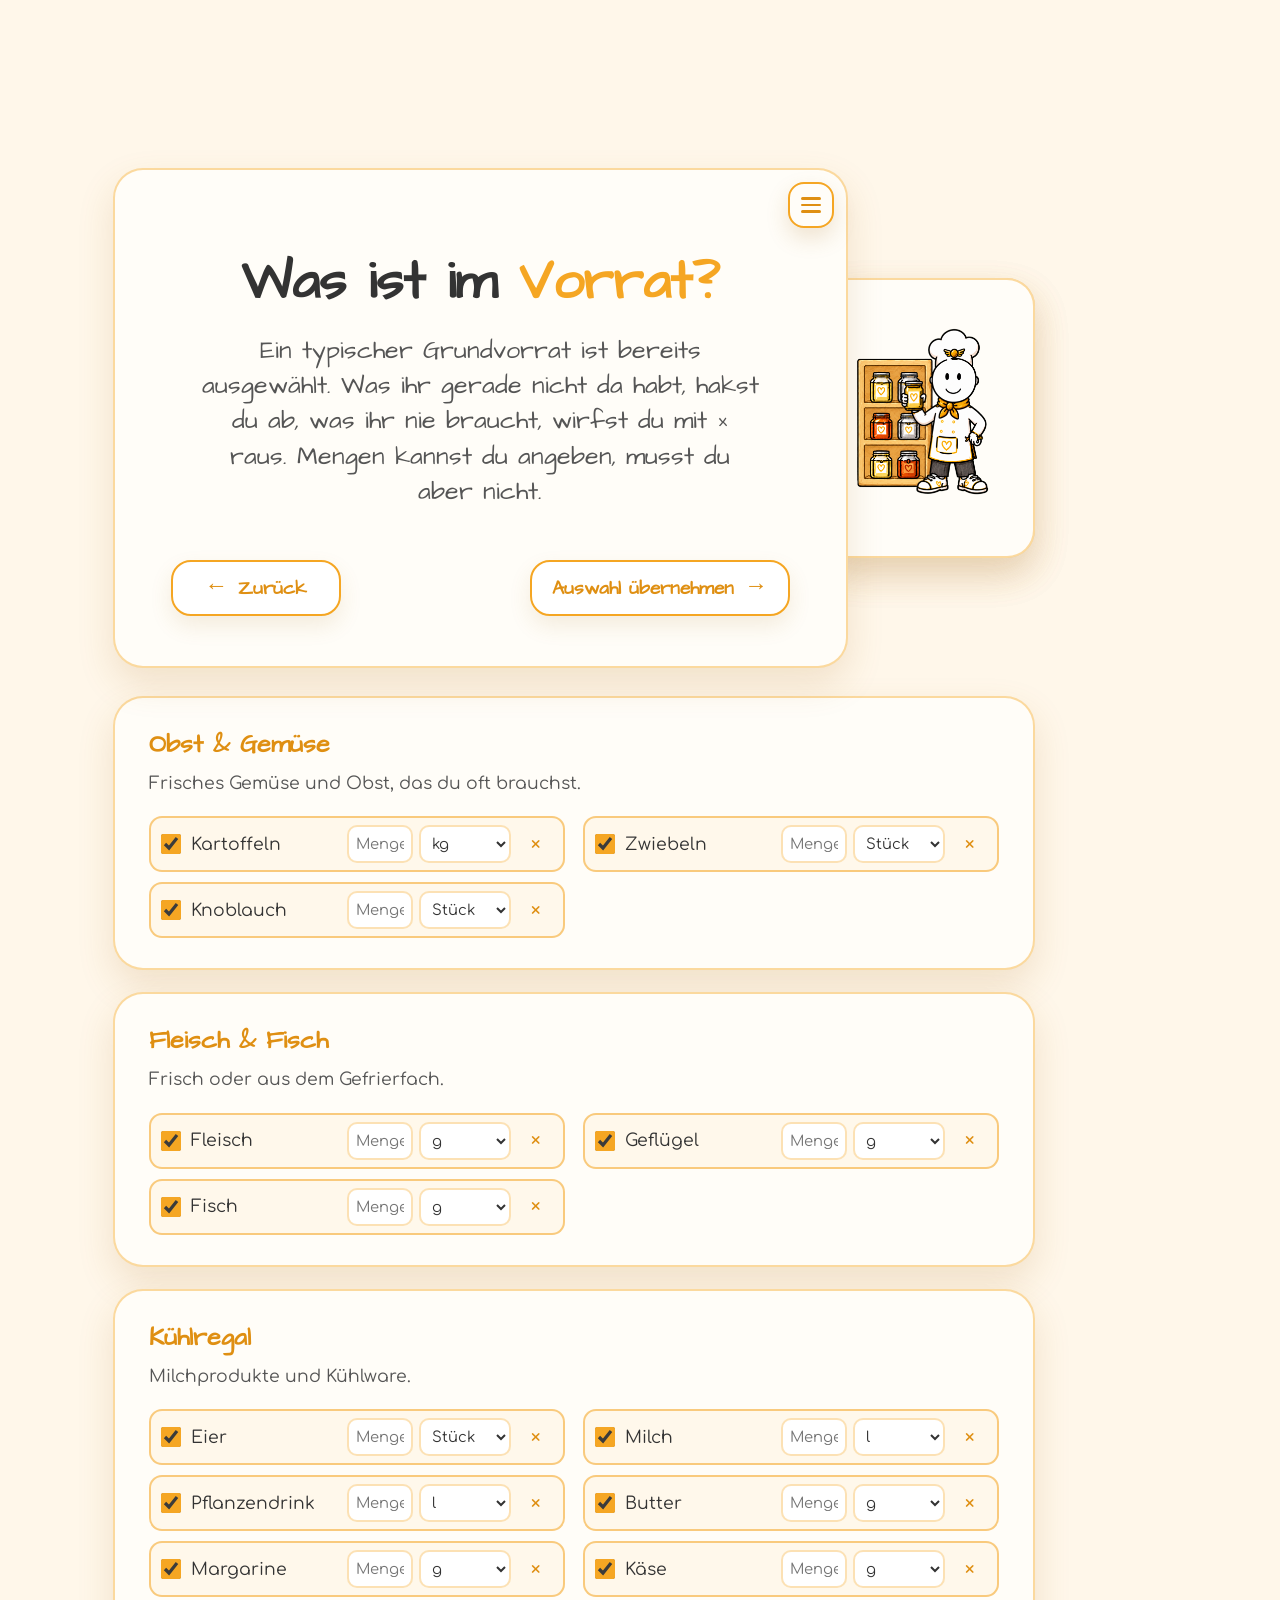
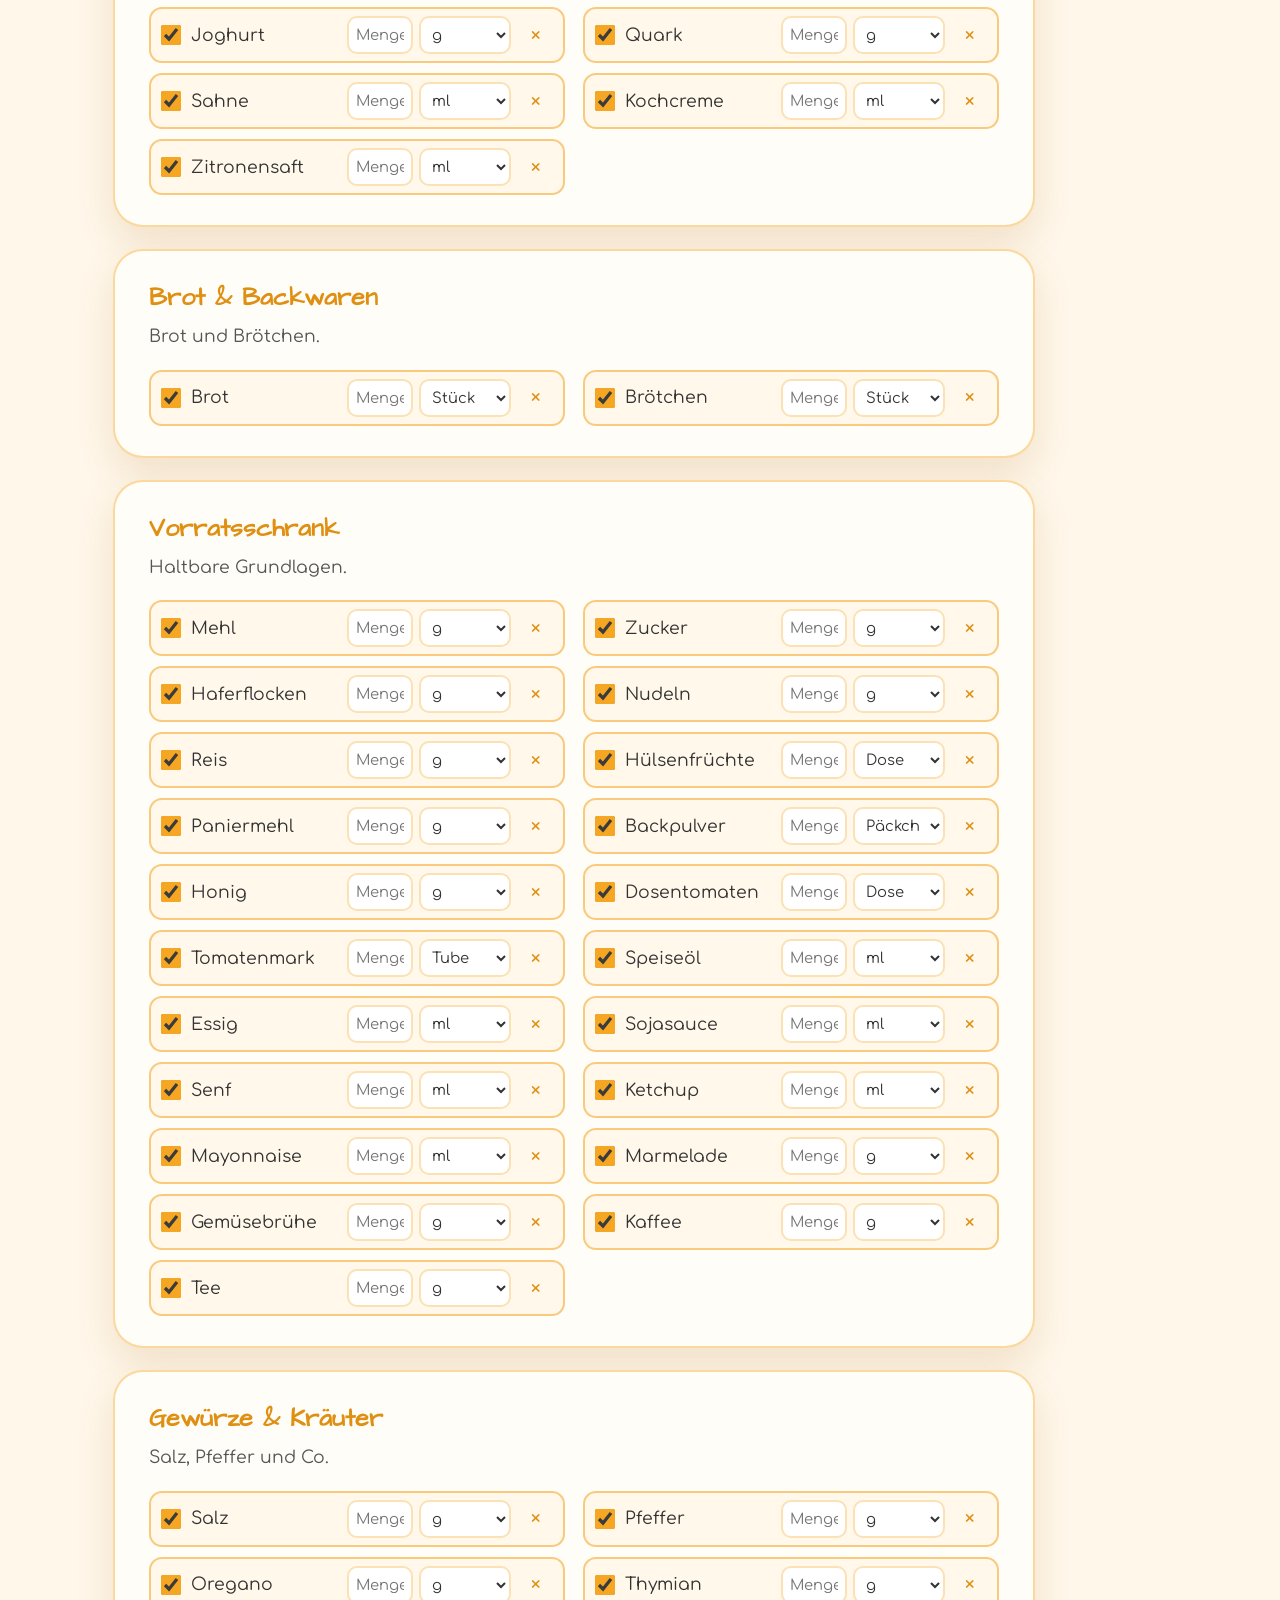
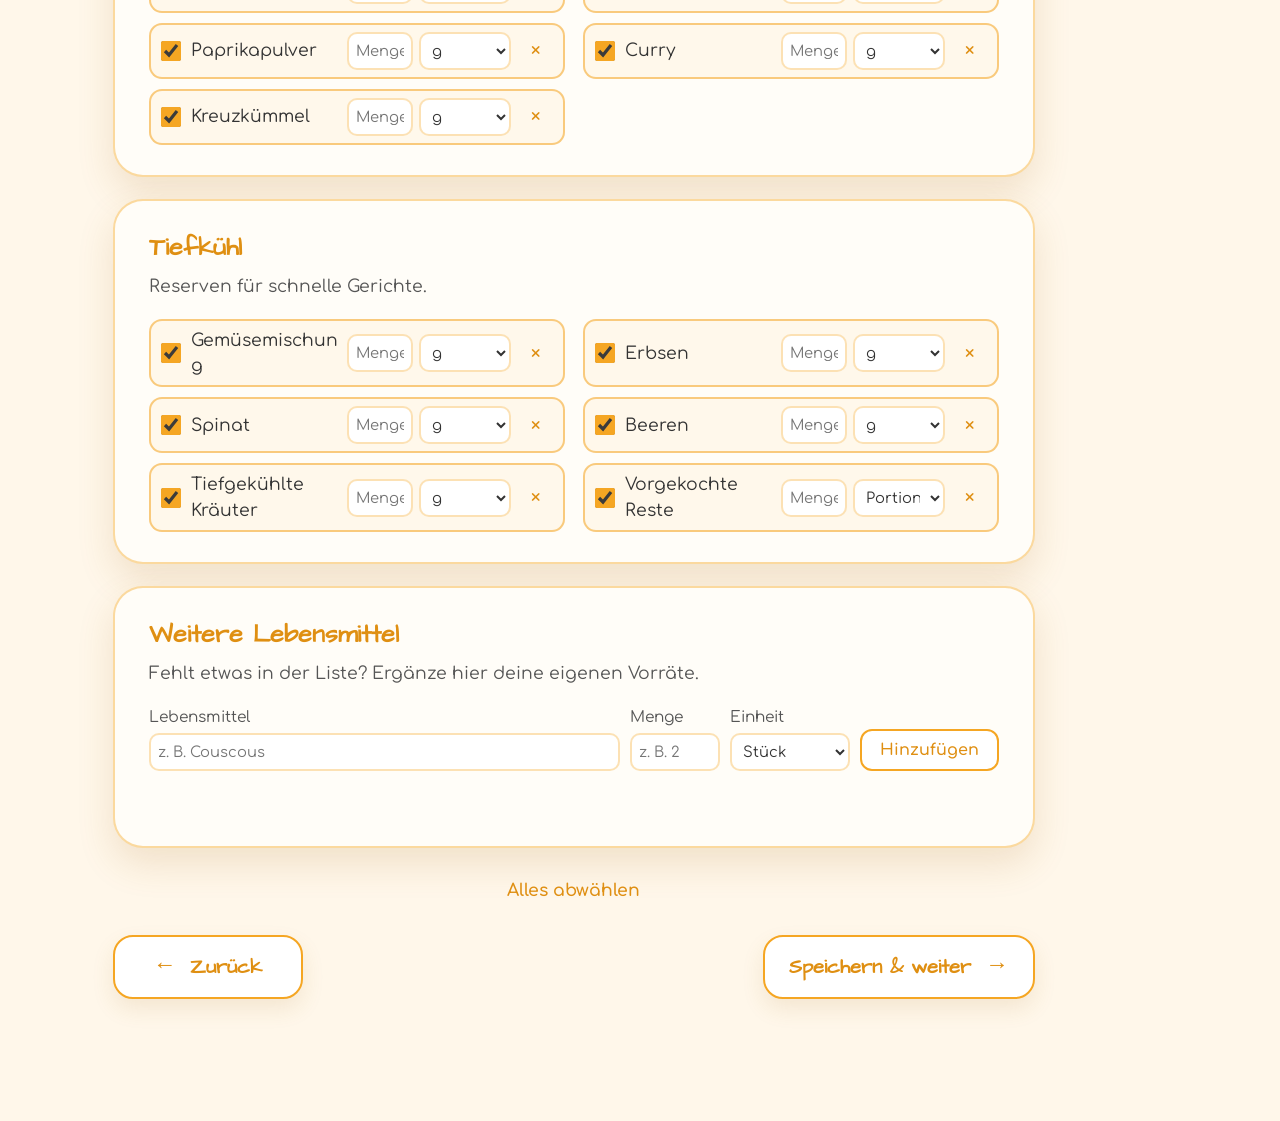
<file: vorrat.html>
<!DOCTYPE html>
<html lang="de">
<head>
    <meta charset="UTF-8">
    <meta name="viewport" content="width=device-width, initial-scale=1.0">
    <title>Küchenpilot - Grundvorrat auswählen</title>
    <style>
        @font-face {
            font-family: "Architects Daughter";
            src: url("fonts/ArchitectsDaughter-Regular.ttf") format("truetype");
            font-weight: normal;
            font-style: normal;
            font-display: swap;
        }

        :root {
            --sand: #fff7ea;
            --card: #fffdf8;
            --orange: #f5a623;
            --orange-dark: #df8f12;
            --text: #333333;
            --muted: #555555;
            --shadow: 0 16px 36px rgba(166, 112, 34, 0.16);
        }

        * {
            box-sizing: border-box;
        }

        body {
            margin: 0;
            padding: 24px;
            font-family: "Architects Daughter", sans-serif;
            background: var(--sand);
            min-height: 100vh;
            display: flex;
            align-items: center;
            justify-content: center;
            color: var(--text);
        }

        .start-page {
            width: min(100%, clamp(940px, 78vw, 1040px));
            position: relative;
            padding: clamp(48px, 5vw, 58px) clamp(110px, 10vw, 132px) clamp(48px, 5vw, 58px) 0;
        }

        .welcome-card {
            position: relative;
            z-index: 3;
            width: min(100%, clamp(720px, 64vw, 790px));
            background: var(--card);
            border: 2px solid rgba(245, 166, 35, 0.42);
            border-radius: 30px;
            padding: clamp(42px, 4vw, 50px) clamp(46px, 4.5vw, 56px);
            box-shadow: var(--shadow);
        }

        .pilot-card {
            position: absolute;
            z-index: 2;
            right: clamp(105px, 9vw, 126px);
            top: 50%;
            width: clamp(190px, 17vw, 215px);
            max-width: 32vw;
            transform: translateY(-50%);
            pointer-events: none;
            background: var(--card);
            border: 2px solid rgba(245, 166, 35, 0.42);
            border-radius: 28px;
            box-shadow: var(--shadow);
            padding: 6px;
            overflow: hidden;
        }

        .pilot-card img {
            width: 100%;
            height: auto;
            display: block;
        }

        .pilot-mobile {
            display: none;
        }

        h1 {
            margin: 0 0 22px;
            text-align: center;
            font-size: clamp(2.1rem, 5vw, 3.5rem);
            line-height: 1.08;
            font-weight: 600;
        }

        h1 span {
            color: var(--orange);
        }

        p {
            margin: 0 auto;
            max-width: 560px;
            text-align: center;
            color: var(--muted);
            font-size: clamp(1.22rem, 2.4vw, 1.55rem);
            line-height: 1.42;
        }

        .button-row {
            margin-top: 22px;
            display: flex;
            justify-content: flex-end;
        }

        .next-button {
            display: inline-flex;
            align-items: center;
            justify-content: center;
            gap: 14px;
            min-width: 220px;
            min-height: 64px;
            padding: 12px 24px;
            border: 2px solid var(--orange);
            border-radius: 20px;
            background: #ffffff;
            color: var(--orange-dark);
            font-family: inherit;
            font-size: 1.35rem;
            font-weight: 600;
            cursor: pointer;
            box-shadow: 0 10px 22px rgba(166, 112, 34, 0.12);
            transition: transform 0.18s ease, box-shadow 0.18s ease, background-color 0.18s ease, color 0.18s ease;
        }

        .next-button:hover,
        .next-button:focus-visible {
            background: var(--orange);
            color: #ffffff;
            transform: translateY(-2px);
            box-shadow: 0 14px 28px rgba(166, 112, 34, 0.20);
            outline: none;
        }

        .next-button img {
            width: 34px;
            height: 34px;
            object-fit: contain;
            transition: filter 0.18s ease;
        }

        .next-button:hover img,
        .next-button:focus-visible img {
            filter: brightness(0) invert(1);
        }

        .arrow {
            font-size: 1.45rem;
            line-height: 1;
            transform: translateY(-1px);
        }

        .setup-row {
            margin-top: 30px;
            display: flex;
            justify-content: center;
        }

        .setup-row .next-button {
            min-width: 250px;
        }

        .button-row.double {
            margin-top: 26px;
            justify-content: space-between;
            gap: 18px;
        }

        @media (min-width: 761px) {
            body.stock-select-page {
                align-items: flex-start;
            }

            html body.stock-select-page .start-page {
                margin-top: max(0px, calc((100vh - 500px) / 2 - clamp(20px, 2.5vw, 32px) - clamp(32px, 5vw, 58px)));
                transform: translateY(clamp(-32px, -4vh, -20px));
            }

            body.stock-select-page .welcome-card {
                width: min(100%, 790px);
                height: 500px;
                display: flex;
                flex-direction: column;
            }

            body.stock-select-page .card-main {
                width: 100%;
                flex: 1;
                display: flex;
                flex-direction: column;
                justify-content: flex-start;
                padding-top: 34px;
            }

            body.stock-select-page .intro-actions .next-button {
                min-width: 170px;
                min-height: 56px;
                padding: 10px 20px;
                font-size: 1.18rem;
                gap: 10px;
            }

            body.stock-select-page .intro-actions .next-button:last-child {
                min-width: 230px;
            }

            body.stock-select-page .pilot-card.pilot-desktop img {
                transform: translateX(18px);
            }

            .stock-page .button-row.double .next-button {
                min-width: 170px;
                min-height: 56px;
                padding: 10px 20px;
                font-size: 1.18rem;
                gap: 10px;
            }
        }

        @media (min-width: 761px) and (max-width: 1050px) {
            html body.stock-select-page .start-page {
                margin-top: max(0px, calc((100vh - 500px) / 2 - clamp(20px, 2.5vw, 32px) - clamp(24px, 4vw, 42px)));
            }
        }

        @media (max-width: 760px) {
            body {
                padding: 18px;
                align-items: flex-start;
            }

            .start-page {
                width: 100%;
                padding: 138px 0 0;
                margin-top: 14px;
            }

            .pilot-desktop {
                display: none;
            }

            .pilot-mobile {
                display: block;
            }

            .pilot-card {
                left: 50%;
                right: auto;
                top: 28px;
                width: 225px;
                max-width: 68vw;
                transform: translateX(-50%);
                z-index: 2;
                border-radius: 28px;
                padding: 10px;
            }

            .welcome-card {
                width: 100%;
                z-index: 3;
                padding: 40px 24px 26px;
                border-radius: 26px;
            }

            h1 {
                margin-bottom: 18px;
            }

            .button-row {
                margin-top: 28px;
                justify-content: center;
            }

            .next-button {
                width: 100%;
                max-width: 340px;
                min-height: 62px;
                font-size: 1.28rem;
            }

            .setup-row {
                margin-top: 26px;
            }

            .setup-row .next-button {
                min-width: 0;
            }

            .button-row.double {
                display: grid;
                grid-template-columns: 1fr 1fr;
                gap: 12px;
                justify-content: stretch;
            }

            .button-row.double .next-button {
                width: 100%;
                min-width: 0;
                max-width: none;
                padding: 10px 12px;
                font-size: 1.08rem;
                gap: 8px;
            }

            .stock-select-page .intro-actions {
                display: none;
            }
        }

        @media (max-width: 420px) {
            .start-page {
                padding-top: 128px;
            }

            .pilot-card {
                width: 188px;
                top: 30px;
            }

            .welcome-card {
                padding: 40px 20px 24px;
            }
        }
    
        .stock-form {
            width: min(100%, var(--kp-hero-max));
            margin-top: 28px;
            display: grid;
            gap: 22px;
        }

        .stock-sheet {
            background: var(--card);
            border: 2px solid rgba(245, 166, 35, 0.42);
            border-radius: 30px;
            padding: 30px 34px;
            box-shadow: var(--shadow);
        }

        .stock-sheet h2 {
            margin: 0 0 8px;
            color: var(--orange-dark);
            font-size: 1.55rem;
        }

        .stock-sheet > p {
            margin: 0 0 20px;
            max-width: none;
            text-align: left;
            font-size: 1.08rem;
        }

        .stock-grid {
            display: grid;
            grid-template-columns: repeat(2, minmax(0, 1fr));
            gap: 10px 18px;
        }

        .stock-option {
            display: grid;
            grid-template-columns: minmax(0, 1fr) auto;
            align-items: center;
            gap: 8px;
            min-height: 54px;
            padding: 7px 10px;
            border: 2px solid rgba(245, 166, 35, 0.20);
            border-radius: 13px;
            background: #ffffff;
            font-size: 1.08rem;
        }

        .stock-option:has(input:checked) {
            border-color: rgba(245, 166, 35, 0.55);
            background: #fff8eb;
        }

        .stock-item-check {
            display: flex;
            align-items: center;
            gap: 10px;
            min-width: 0;
            cursor: pointer;
        }

        .stock-item-check span {
            min-width: 0;
            overflow-wrap: break-word;
            hyphens: auto;
        }

        .stock-item-check input {
            width: 20px;
            height: 20px;
            margin: 0;
            accent-color: var(--orange);
            flex: 0 0 auto;
        }

        .stock-quantity {
            display: grid;
            grid-template-columns: 66px 92px;
            gap: 6px;
        }

        .stock-quantity input,
        .stock-quantity select,
        .custom-field input,
        .custom-field select {
            width: 100%;
            height: 38px;
            min-width: 0;
            border: 2px solid rgba(245, 166, 35, 0.34);
            border-radius: 10px;
            background: #ffffff;
            color: var(--text);
            font: inherit;
            font-size: 0.92rem;
            padding: 5px 7px;
        }

        .stock-quantity input:focus,
        .stock-quantity select:focus,
        .custom-field input:focus,
        .custom-field select:focus {
            border-color: var(--orange);
            outline: 3px solid rgba(245, 166, 35, 0.14);
        }

        .stock-option.is-inactive {
            opacity: 0.58;
        }

        .custom-stock-entry {
            display: grid;
            grid-template-columns: minmax(180px, 1fr) 90px 120px auto;
            align-items: end;
            gap: 10px;
        }

        .custom-field {
            display: grid;
            gap: 5px;
            color: var(--muted);
            font-size: 0.96rem;
        }

        .add-stock-button {
            min-height: 42px;
            padding: 7px 18px;
            border: 2px solid var(--orange);
            border-radius: 12px;
            background: #ffffff;
            color: var(--orange-dark);
            font: inherit;
            font-size: 1rem;
            font-weight: 600;
            cursor: pointer;
        }

        .add-stock-button:hover,
        .add-stock-button:focus-visible {
            background: var(--orange);
            color: #ffffff;
            outline: none;
        }

        .custom-stock-list {
            margin-top: 18px;
        }

        .custom-empty,
        .custom-message {
            margin: 14px 0 0;
            max-width: none;
            text-align: left;
            font-size: 1rem;
        }

        .custom-message {
            min-height: 1.4em;
            color: var(--orange-dark);
        }

        .remove-stock {
            width: 34px;
            height: 34px;
            padding: 0;
            border: 0;
            border-radius: 50%;
            background: transparent;
            color: var(--orange-dark);
            font: inherit;
            font-size: 1.25rem;
            cursor: pointer;
        }

        .custom-stock-option {
            grid-template-columns: minmax(0, 1fr) auto auto;
        }

        .stock-tools {
            display: flex;
            flex-wrap: wrap;
            justify-content: center;
            gap: 4px 18px;
        }

        .stock-tools button {
            border: 0;
            background: none;
            color: var(--orange-dark);
            font: inherit;
            font-size: 1.08rem;
            font-weight: 600;
            cursor: pointer;
            padding: 8px 12px;
        }

        .stock-actions {
            margin-top: 2px;
            display: flex;
            justify-content: space-between;
            gap: 18px;
        }

        .stock-actions .next-button {
            min-width: 190px;
        }

        @media (max-width: 760px) {
            .stock-form {
                width: 100%;
                margin-top: 24px;
            }

            .stock-sheet {
                padding: 26px 20px;
                border-radius: 26px;
            }

            .stock-grid {
                grid-template-columns: 1fr;
                gap: 9px;
            }

            .custom-stock-entry {
                grid-template-columns: minmax(0, 1fr) 82px 105px;
            }

            .custom-stock-entry .custom-name,
            .custom-stock-entry .add-stock-button {
                grid-column: 1 / -1;
            }

            .custom-stock-entry .add-stock-button {
                width: 100%;
            }

            .stock-actions {
                display: grid;
                grid-template-columns: 1fr 1fr;
                gap: 12px;
            }

            .stock-actions .next-button {
                width: 100%;
                min-width: 0;
                max-width: none;
                padding: 10px 12px;
                font-size: 1.08rem;
                gap: 8px;
            }
        }

        @media (max-width: 420px) {
            .stock-option,
            .custom-stock-option {
                grid-template-columns: 1fr;
            }

            .stock-quantity {
                grid-template-columns: minmax(66px, 90px) minmax(0, 1fr);
                padding-left: 30px;
            }

            .custom-stock-option .remove-stock {
                position: absolute;
                right: 8px;
                top: 8px;
            }

            .custom-stock-option {
                position: relative;
            }
        }

</style>
    <link rel="stylesheet" href="assets/styles/responsive-master.css?v=6">
    <link rel="stylesheet" href="assets/tests/test-ui.css">
</head>
<body class="stock-select-page">

    <main class="start-page" aria-label="Küchenpilot Grundvorrat auswählen">
        <div class="hero-shell">
        <div class="pilot-card pilot-desktop">
            <img src="assets/figuren/pilot-vorrat-hell.png?v=1" alt="Küchenpilot am Vorratsregal">
        </div>

        <div class="pilot-card pilot-mobile">
            <img src="assets/figuren/pilot-vorrat-hell.png?v=1" alt="Küchenpilot am Vorratsregal">
        </div>

        <section class="welcome-card">
            <div class="card-main">
                <h1>Was ist im <span>Vorrat?</span></h1>
                <p>Ein typischer Grundvorrat ist bereits ausgewählt. Was ihr gerade nicht da habt, hakst du ab, was ihr nie braucht, wirfst du mit × raus. Mengen kannst du angeben, musst du aber nicht.</p>
            </div>

            <div class="button-row double intro-actions">
                <button class="next-button" type="button" onclick="location.href='grundvorrat.html'">
                    <span class="arrow" aria-hidden="true">←</span>
                    <span>Zurück</span>
                </button>
                <button class="next-button" type="submit" form="stockForm">
                    <span>Auswahl übernehmen</span>
                    <span class="arrow" aria-hidden="true">→</span>
                </button>
            </div>
        </section>
        </div>

        <form id="stockForm" class="stock-form">
            <section class="stock-sheet">
                <h2>Obst &amp; Gemüse</h2>
                <p>Frisches Gemüse und Obst, das du oft brauchst.</p>
                <div class="stock-grid">
                    <label class="stock-option"><input type="checkbox" name="stock" value="Kartoffeln" checked><span>Kartoffeln</span></label>
                    <label class="stock-option"><input type="checkbox" name="stock" value="Zwiebeln" checked><span>Zwiebeln</span></label>
                    <label class="stock-option"><input type="checkbox" name="stock" value="Knoblauch" checked><span>Knoblauch</span></label>
                </div>
            </section>

            <section class="stock-sheet">
                <h2>Fleisch &amp; Fisch</h2>
                <p>Frisch oder aus dem Gefrierfach.</p>
                <div class="stock-grid">
                    <label class="stock-option"><input type="checkbox" name="stock" value="Fleisch" checked><span>Fleisch</span></label>
                    <label class="stock-option"><input type="checkbox" name="stock" value="Geflügel" checked><span>Geflügel</span></label>
                    <label class="stock-option"><input type="checkbox" name="stock" value="Fisch" checked><span>Fisch</span></label>
                </div>
            </section>

            <section class="stock-sheet">
                <h2>Kühlregal</h2>
                <p>Milchprodukte und Kühlware.</p>
                <div class="stock-grid">
                    <label class="stock-option"><input type="checkbox" name="stock" value="Eier" checked><span>Eier</span></label>
                    <label class="stock-option"><input type="checkbox" name="stock" value="Milch" checked><span>Milch</span></label>
                    <label class="stock-option"><input type="checkbox" name="stock" value="Pflanzendrink" checked><span>Pflanzendrink</span></label>
                    <label class="stock-option"><input type="checkbox" name="stock" value="Butter" checked><span>Butter</span></label>
                    <label class="stock-option"><input type="checkbox" name="stock" value="Margarine" checked><span>Margarine</span></label>
                    <label class="stock-option"><input type="checkbox" name="stock" value="Käse" checked><span>Käse</span></label>
                    <label class="stock-option"><input type="checkbox" name="stock" value="Joghurt" checked><span>Joghurt</span></label>
                    <label class="stock-option"><input type="checkbox" name="stock" value="Quark" checked><span>Quark</span></label>
                    <label class="stock-option"><input type="checkbox" name="stock" value="Sahne" checked><span>Sahne</span></label>
                    <label class="stock-option"><input type="checkbox" name="stock" value="Kochcreme" checked><span>Kochcreme</span></label>
                    <label class="stock-option"><input type="checkbox" name="stock" value="Zitronensaft" checked><span>Zitronensaft</span></label>
                </div>
            </section>

            <section class="stock-sheet">
                <h2>Brot &amp; Backwaren</h2>
                <p>Brot und Brötchen.</p>
                <div class="stock-grid">
                    <label class="stock-option"><input type="checkbox" name="stock" value="Brot" checked><span>Brot</span></label>
                    <label class="stock-option"><input type="checkbox" name="stock" value="Brötchen" checked><span>Brötchen</span></label>
                </div>
            </section>

            <section class="stock-sheet">
                <h2>Vorratsschrank</h2>
                <p>Haltbare Grundlagen.</p>
                <div class="stock-grid">
                    <label class="stock-option"><input type="checkbox" name="stock" value="Mehl" checked><span>Mehl</span></label>
                    <label class="stock-option"><input type="checkbox" name="stock" value="Zucker" checked><span>Zucker</span></label>
                    <label class="stock-option"><input type="checkbox" name="stock" value="Haferflocken" checked><span>Haferflocken</span></label>
                    <label class="stock-option"><input type="checkbox" name="stock" value="Nudeln" checked><span>Nudeln</span></label>
                    <label class="stock-option"><input type="checkbox" name="stock" value="Reis" checked><span>Reis</span></label>
                    <label class="stock-option"><input type="checkbox" name="stock" value="Hülsenfrüchte" checked><span>Hülsenfrüchte</span></label>
                    <label class="stock-option"><input type="checkbox" name="stock" value="Paniermehl" checked><span>Paniermehl</span></label>
                    <label class="stock-option"><input type="checkbox" name="stock" value="Backpulver" checked><span>Backpulver</span></label>
                    <label class="stock-option"><input type="checkbox" name="stock" value="Honig" checked><span>Honig</span></label>
                    <label class="stock-option"><input type="checkbox" name="stock" value="Dosentomaten" checked><span>Dosentomaten</span></label>
                    <label class="stock-option"><input type="checkbox" name="stock" value="Tomatenmark" checked><span>Tomatenmark</span></label>
                    <label class="stock-option"><input type="checkbox" name="stock" value="Speiseöl" checked><span>Speiseöl</span></label>
                    <label class="stock-option"><input type="checkbox" name="stock" value="Essig" checked><span>Essig</span></label>
                    <label class="stock-option"><input type="checkbox" name="stock" value="Sojasauce" checked><span>Sojasauce</span></label>
                    <label class="stock-option"><input type="checkbox" name="stock" value="Senf" checked><span>Senf</span></label>
                    <label class="stock-option"><input type="checkbox" name="stock" value="Ketchup" checked><span>Ketchup</span></label>
                    <label class="stock-option"><input type="checkbox" name="stock" value="Mayonnaise" checked><span>Mayonnaise</span></label>
                    <label class="stock-option"><input type="checkbox" name="stock" value="Marmelade" checked><span>Marmelade</span></label>
                    <label class="stock-option"><input type="checkbox" name="stock" value="Gemüsebrühe" checked><span>Gemüsebrühe</span></label>
                    <label class="stock-option"><input type="checkbox" name="stock" value="Kaffee" checked><span>Kaffee</span></label>
                    <label class="stock-option"><input type="checkbox" name="stock" value="Tee" checked><span>Tee</span></label>
                </div>
            </section>

            <section class="stock-sheet">
                <h2>Gewürze &amp; Kräuter</h2>
                <p>Salz, Pfeffer und Co.</p>
                <div class="stock-grid">
                    <label class="stock-option"><input type="checkbox" name="stock" value="Salz" checked><span>Salz</span></label>
                    <label class="stock-option"><input type="checkbox" name="stock" value="Pfeffer" checked><span>Pfeffer</span></label>
                    <label class="stock-option"><input type="checkbox" name="stock" value="Oregano" checked><span>Oregano</span></label>
                    <label class="stock-option"><input type="checkbox" name="stock" value="Thymian" checked><span>Thymian</span></label>
                    <label class="stock-option"><input type="checkbox" name="stock" value="Paprikapulver" checked><span>Paprikapulver</span></label>
                    <label class="stock-option"><input type="checkbox" name="stock" value="Curry" checked><span>Curry</span></label>
                    <label class="stock-option"><input type="checkbox" name="stock" value="Kreuzkümmel" checked><span>Kreuzkümmel</span></label>
                </div>
            </section>

            <section class="stock-sheet">
                <h2>Tiefkühl</h2>
                <p>Reserven für schnelle Gerichte.</p>
                <div class="stock-grid">
                    <label class="stock-option"><input type="checkbox" name="stock" value="Gemüsemischung" checked><span>Gemüsemischung</span></label>
                    <label class="stock-option"><input type="checkbox" name="stock" value="Erbsen" checked><span>Erbsen</span></label>
                    <label class="stock-option"><input type="checkbox" name="stock" value="Spinat" checked><span>Spinat</span></label>
                    <label class="stock-option"><input type="checkbox" name="stock" value="Beeren" checked><span>Beeren</span></label>
                    <label class="stock-option"><input type="checkbox" name="stock" value="Tiefgekühlte Kräuter" checked><span>Tiefgekühlte Kräuter</span></label>
                    <label class="stock-option"><input type="checkbox" name="stock" value="Vorgekochte Reste" checked><span>Vorgekochte Reste</span></label>
                </div>
            </section>

            <section class="stock-sheet">
                <h2>Weitere Lebensmittel</h2>
                <p>Fehlt etwas in der Liste? Ergänze hier deine eigenen Vorräte.</p>

                <div class="custom-stock-entry">
                    <label class="custom-field custom-name">
                        <span>Lebensmittel</span>
                        <input id="customStockName" type="text" autocomplete="off" placeholder="z. B. Couscous">
                    </label>
                    <label class="custom-field">
                        <span>Menge</span>
                        <input id="customStockAmount" type="text" inputmode="decimal" autocomplete="off" placeholder="z. B. 2">
                    </label>
                    <label class="custom-field">
                        <span>Einheit</span>
                        <select id="customStockUnit" aria-label="Einheit für weiteres Lebensmittel">
                            <option value="Stück">Stück</option>
                            <option value="g">g</option>
                            <option value="kg">kg</option>
                            <option value="ml">ml</option>
                            <option value="l">l</option>
                            <option value="Packung">Packung</option>
                            <option value="Dose">Dose</option>
                            <option value="Glas">Glas</option>
                            <option value="Flasche">Flasche</option>
                            <option value="Päckchen">Päckchen</option>
                            <option value="Portion">Portion</option>
                        </select>
                    </label>
                    <button class="add-stock-button" id="addCustomStock" type="button">Hinzufügen</button>
                </div>

                <p class="custom-message" id="customStockMessage" aria-live="polite"></p>
                <div class="stock-grid custom-stock-list" id="customStockList" aria-live="polite"></div>
            </section>

            <div class="stock-tools">
                <button type="button" id="toggleStock">Alles abwählen</button>
                <button type="button" id="restoreHidden" hidden>Entfernte Vorschläge zurückholen</button>
            </div>

            <div class="stock-actions">
                <button class="next-button" type="button" onclick="location.href='grundvorrat.html'">
                    <span class="arrow" aria-hidden="true">←</span>
                    <span>Zurück</span>
                </button>
                <button class="next-button" type="submit">
                    <span>Speichern &amp; weiter</span>
                    <span class="arrow" aria-hidden="true">→</span>
                </button>
            </div>
        </form>
    </main>


    <script>
        const standardBoxes = [...document.querySelectorAll('input[name="stock"]')];
        const toggleStock = document.getElementById('toggleStock');
        const customStockList = document.getElementById('customStockList');
        const customStockName = document.getElementById('customStockName');
        const customStockAmount = document.getElementById('customStockAmount');
        const customStockUnit = document.getElementById('customStockUnit');
        const customStockMessage = document.getElementById('customStockMessage');
        const savedStock = localStorage.getItem('kuechenpilotGrundvorrat');
        const savedDetails = localStorage.getItem('kuechenpilotGrundvorratDetails');

        const units = ['g', 'kg', 'ml', 'l', 'Stück', 'Packung', 'Dose', 'Glas', 'Flasche', 'Päckchen', 'Portion'];
        const defaultUnits = {
            'Oregano': 'g',
            'Thymian': 'g',
            'Paprikapulver': 'g',
            'Curry': 'g',
            'Kreuzkümmel': 'g',
            'Kaffee': 'g',
            'Tee': 'g',
            'Milch': 'l',
            'Pflanzendrink': 'l',
            'Butter': 'g',
            'Margarine': 'g',
            'Sahne': 'ml',
            'Kochcreme': 'ml',
            'Brot': 'Stück',
            'Brötchen': 'Stück',
            'Fleisch': 'g',
            'Geflügel': 'g',
            'Salz': 'g',
            'Pfeffer': 'g',
            'Zucker': 'g',
            'Mehl': 'g',
            'Haferflocken': 'g',
            'Nudeln': 'g',
            'Reis': 'g',
            'Kartoffeln': 'kg',
            'Zwiebeln': 'Stück',
            'Knoblauch': 'Stück',
            'Speiseöl': 'ml',
            'Essig': 'ml',
            'Gemüsebrühe': 'g',
            'Dosentomaten': 'Dose',
            'Tomatenmark': 'Tube',
            'Hülsenfrüchte': 'Dose',
            'Paniermehl': 'g',
            'Backpulver': 'Päckchen',
            'Honig': 'g',
            
            'Sojasauce': 'ml',
            
            
            
            'Eier': 'Stück',
            'Käse': 'g',
            'Joghurt': 'g',
            'Quark': 'g',
            
            'Senf': 'ml',
            'Ketchup': 'ml',
            'Mayonnaise': 'ml',
            'Marmelade': 'g',
            'Zitronensaft': 'ml',
            'Gemüsemischung': 'g',
            'Erbsen': 'g',
            'Spinat': 'g',
            'Beeren': 'g',
            'Tiefgekühlte Kräuter': 'g',
            
            'Fisch': 'g',
            
            'Vorgekochte Reste': 'Portion'
        };

        let selectedNames = null;
        let storedDetails = [];

        if (savedStock) {
            try {
                selectedNames = new Set(JSON.parse(savedStock));
            } catch (_) {
                localStorage.removeItem('kuechenpilotGrundvorrat');
            }
        }

        if (savedDetails) {
            try {
                const parsedDetails = JSON.parse(savedDetails);
                storedDetails = Array.isArray(parsedDetails) ? parsedDetails : [];
            } catch (_) {
                localStorage.removeItem('kuechenpilotGrundvorratDetails');
            }
        }

        if (!selectedNames && storedDetails.length) {
            selectedNames = new Set(storedDetails.map(item => item.name));
        }

        const detailByName = new Map(
            storedDetails
                .filter(item => item && typeof item.name === 'string')
                .map(item => [item.name, item])
        );

        function makeQuantityControls(name, detail = {}) {
            const quantity = document.createElement('div');
            quantity.className = 'stock-quantity';

            const amount = document.createElement('input');
            amount.className = 'stock-amount';
            amount.type = 'text';
            amount.inputMode = 'decimal';
            amount.autocomplete = 'off';
            amount.placeholder = 'Menge';
            amount.value = detail.amount || '';
            amount.setAttribute('aria-label', `Menge für ${name}`);

            const unit = document.createElement('select');
            unit.className = 'stock-unit';
            unit.setAttribute('aria-label', `Einheit für ${name}`);

            const preferredUnit = detail.unit || defaultUnits[name] || 'Stück';
            const availableUnits = units.includes(preferredUnit) ? units : [...units, preferredUnit];

            availableUnits.forEach(unitName => {
                const option = document.createElement('option');
                option.value = unitName;
                option.textContent = unitName;
                option.selected = unitName === preferredUnit;
                unit.appendChild(option);
            });

            quantity.append(amount, unit);
            return quantity;
        }

        function syncRowState(row) {
            const box = row.querySelector('input[type="checkbox"]');
            const quantityFields = row.querySelectorAll('.stock-quantity input, .stock-quantity select');
            row.classList.toggle('is-inactive', !box.checked);
            quantityFields.forEach(field => {
                field.disabled = !box.checked;
            });
        }

        /* Vorgeschlagene Einträge, die rausgeworfen wurden (bleiben auch nach dem Speichern weg). */
        const REMOVED_KEY = 'kuechenpilotVorratEntfernt';
        let removedNames = [];
        try {
            const r = JSON.parse(localStorage.getItem(REMOVED_KEY) || '[]');
            removedNames = Array.isArray(r) ? r : [];
        } catch (_) { removedNames = []; }
        const hiddenRows = []; /* { row, grid } zum Zurückholen */

        function buildRow(name, box, detail = {}, isCustom = false) {
            const row = document.createElement('div');
            row.className = 'stock-option custom-stock-option';
            row.dataset.stockName = name;
            row.dataset.custom = String(isCustom);

            const checkLabel = document.createElement('label');
            checkLabel.className = 'stock-item-check';
            const nameLabel = document.createElement('span');
            nameLabel.textContent = name;
            checkLabel.append(box, nameLabel);

            row.append(checkLabel, makeQuantityControls(name, detail));

            const removeButton = document.createElement('button');
            removeButton.className = 'remove-stock';
            removeButton.type = 'button';
            removeButton.textContent = '×';
            removeButton.setAttribute('aria-label', `${name} entfernen`);
            removeButton.addEventListener('click', () => {
                if (isCustom) {
                    row.remove();
                    customStockMessage.textContent = `${name} wurde entfernt.`;
                } else {
                    hideStandardRow(row);
                }
                updateToggleLabel();
                updateHiddenInfo();
            });
            row.appendChild(removeButton);

            box.addEventListener('change', () => {
                syncRowState(row);
                updateToggleLabel();
            });

            syncRowState(row);
            return row;
        }

        standardBoxes.forEach((box, order) => {
            const oldLabel = box.closest('.stock-option');
            const detail = detailByName.get(box.value) || {};

            if (selectedNames) {
                box.checked = selectedNames.has(box.value);
            }

            const row = buildRow(box.value, box, detail);
            row.dataset.order = String(order);
            oldLabel.replaceWith(row);
            if (removedNames.includes(box.value)) hideStandardRow(row);
        });

        function hideStandardRow(row) {
            hiddenRows.push({ row, grid: row.parentElement });
            row.remove();
        }

        function updateHiddenInfo() {
            const link = document.getElementById('restoreHidden');
            if (!link) return;
            link.hidden = !hiddenRows.length;
            link.textContent = `Entfernte Vorschläge zurückholen (${hiddenRows.length})`;
        }

        function restoreHidden() {
            hiddenRows.splice(0).forEach(({ row, grid }) => {
                const box = row.querySelector('input[type="checkbox"]');
                box.checked = true;
                syncRowState(row);
                const next = [...grid.children].find(el => Number(el.dataset.order) > Number(row.dataset.order));
                grid.insertBefore(row, next || null);
            });
            customStockMessage.textContent = 'Alle Vorschläge sind wieder da.';
            updateToggleLabel();
            updateHiddenInfo();
        }

        function addCustomRow(detail) {
            const box = document.createElement('input');
            box.type = 'checkbox';
            box.name = 'stock';
            box.value = detail.name;
            box.checked = detail.checked !== false;
            customStockList.appendChild(buildRow(detail.name, box, detail, true));
        }

        storedDetails
            .filter(item => item && item.custom && item.name)
            .forEach(item => addCustomRow(item));

        function getStockRows() {
            return [...document.querySelectorAll('.stock-option[data-stock-name]')];
        }

        function getStockBoxes() {
            return getStockRows().map(row => row.querySelector('input[type="checkbox"]'));
        }

        function updateToggleLabel() {
            toggleStock.textContent = getStockBoxes().some(box => box.checked)
                ? 'Alles abwählen'
                : 'Typischen Grundvorrat auswählen';
        }

        toggleStock.addEventListener('click', () => {
            const boxes = getStockBoxes();
            const shouldSelect = !boxes.some(box => box.checked);
            boxes.forEach(box => {
                box.checked = shouldSelect;
                syncRowState(box.closest('.stock-option'));
            });
            updateToggleLabel();
        });

        function addCustomStock() {
            const name = customStockName.value.trim();
            const amount = customStockAmount.value.trim();

            if (!name) {
                customStockMessage.textContent = 'Bitte gib zuerst ein Lebensmittel ein.';
                customStockName.focus();
                return;
            }

            const alreadyExists = getStockRows().some(
                row => row.dataset.stockName.toLocaleLowerCase('de') === name.toLocaleLowerCase('de')
            );

            if (alreadyExists) {
                customStockMessage.textContent = `${name} steht bereits in der Liste.`;
                customStockName.focus();
                return;
            }

            addCustomRow({
                name,
                amount,
                unit: customStockUnit.value,
                custom: true,
                checked: true
            });

            customStockName.value = '';
            customStockAmount.value = '';
            customStockUnit.value = 'Stück';
            customStockMessage.textContent = `${name} wurde hinzugefügt.`;
            customStockName.focus();
            updateToggleLabel();
        }

        document.getElementById('addCustomStock').addEventListener('click', addCustomStock);

        [customStockName, customStockAmount].forEach(field => {
            field.addEventListener('keydown', event => {
                if (event.key === 'Enter') {
                    event.preventDefault();
                    addCustomStock();
                }
            });
        });

        document.getElementById('stockForm').addEventListener('submit', event => {
            event.preventDefault();
            const details = getStockRows()
                .filter(row => row.querySelector('input[type="checkbox"]').checked)
                .map(row => ({
                    name: row.dataset.stockName,
                    amount: row.querySelector('.stock-amount').value.trim(),
                    unit: row.querySelector('.stock-unit').value,
                    custom: row.dataset.custom === 'true'
                }));

            localStorage.setItem('kuechenpilotGrundvorrat', JSON.stringify(details.map(item => item.name)));
            localStorage.setItem(REMOVED_KEY, JSON.stringify(hiddenRows.map(h => h.row.dataset.stockName)));
            localStorage.setItem('kuechenpilotGrundvorratDetails', JSON.stringify(details));
            location.href = 'heute.html';
        });

        document.getElementById('restoreHidden').addEventListener('click', restoreHidden);
        updateToggleLabel();
        updateHiddenInfo();
    </script>

    <script>if (/[?&]test=1/.test(location.search)) document.write('<script src="assets/tests/test-runner.js"><\/script>');</script>
    <script src="assets/scripts/menue.js?v=1"></script>
</body>
</html>
</file>
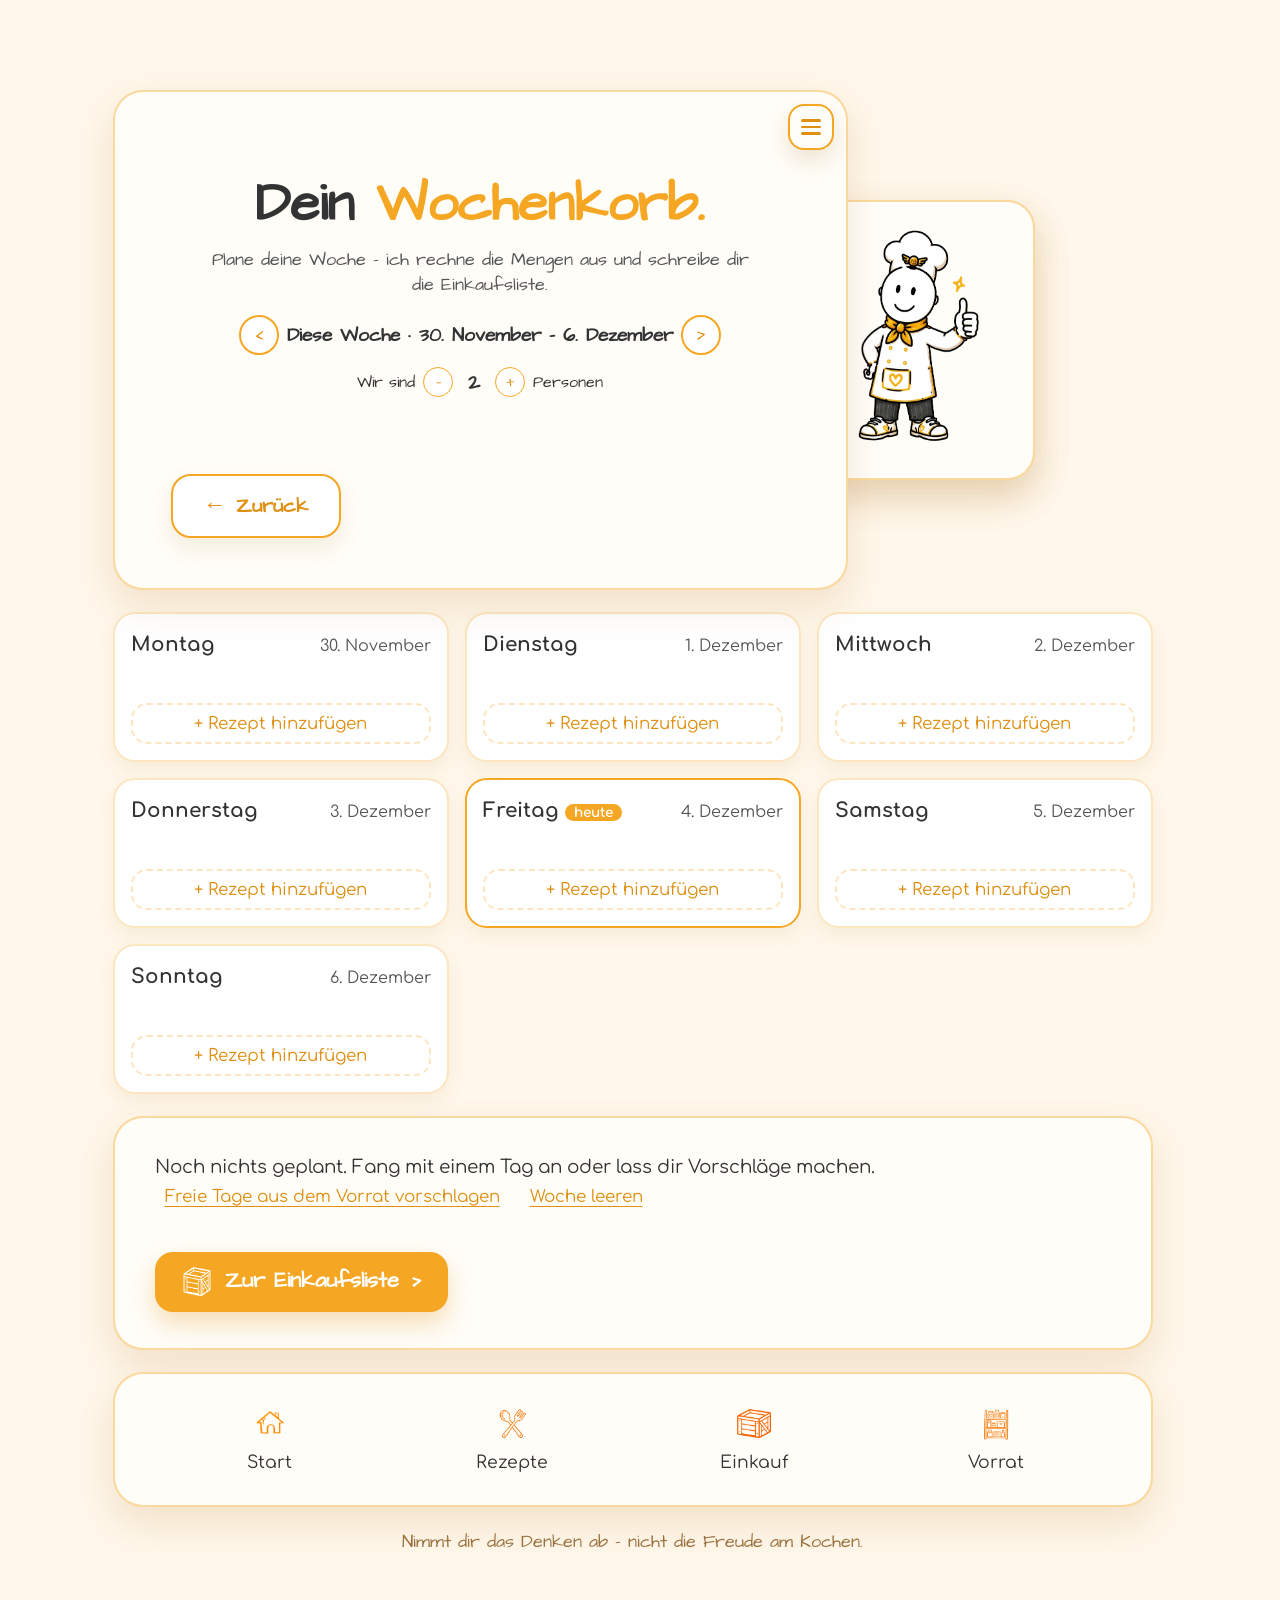
<file: wochenkorb.html>
<!DOCTYPE html>
<html lang="de">
<head>
    <meta charset="UTF-8">
    <meta name="viewport" content="width=device-width, initial-scale=1.0">
    <title>Küchenpilot - Wochenkorb</title>
    <style>
        @font-face {
            font-family: "Architects Daughter";
            src: url("fonts/ArchitectsDaughter-Regular.ttf") format("truetype");
            font-weight: normal;
            font-style: normal;
            font-display: swap;
        }

        :root {
            --sand: #fff7ea;
            --card: #fffdf8;
            --orange: #f5a623;
            --orange-dark: #df8f12;
            --orange-soft: rgba(245, 166, 35, 0.12);
            --line: rgba(245, 166, 35, 0.28);
            --text: #333333;
            --muted: #555555;
            --shadow: 0 16px 36px rgba(166, 112, 34, 0.16);
            --shadow-small: 0 10px 22px rgba(166, 112, 34, 0.12);
        }

        * { box-sizing: border-box; }

        body {
            margin: 0;
            padding: 24px;
            font-family: "Architects Daughter", sans-serif;
            background: var(--sand);
            min-height: 100vh;
            display: flex;
            justify-content: center;
            align-items: flex-start;
            color: var(--text);
        }

        button, input { font-family: inherit; }

        .plan-page {
            width: min(100%, 980px);
            display: grid;
            grid-template-columns: minmax(0, 1fr);
            gap: 22px;
            padding: clamp(12px, 3vw, 32px) 0;
        }

        .sheet {
            background: var(--card);
            border: 2px solid rgba(245, 166, 35, 0.42);
            border-radius: 30px;
            box-shadow: var(--shadow);
            padding: clamp(22px, 3.5vw, 36px) clamp(18px, 4vw, 40px);
        }

        /* Kopf */
        .head {
            display: grid;
            grid-template-columns: 1fr auto;
            align-items: center;
            gap: 18px;
        }

        .head img.pilot {
            width: clamp(110px, 16vw, 160px);
            height: auto;
        }

        .eyebrow {
            margin: 0;
            color: #9a7240;
            font-size: clamp(1.1rem, 2.2vw, 1.35rem);
        }

        h1 {
            margin: 4px 0 12px;
            font-size: clamp(1.9rem, 5vw, 2.8rem);
            line-height: 1.1;
            font-weight: 600;
        }

        h1 span { color: var(--orange); }

        .lead {
            margin: 0 0 16px;
            color: var(--muted);
            font-size: 1.1rem;
            line-height: 1.4;
        }

        .controls {
            display: flex;
            flex-wrap: wrap;
            align-items: center;
            gap: 12px 22px;
        }

        .week-nav, .persons {
            display: inline-flex;
            align-items: center;
            gap: 8px;
        }

        .round-button {
            width: 40px;
            height: 40px;
            border: 2px solid var(--orange);
            border-radius: 50%;
            background: #ffffff;
            color: var(--orange-dark);
            font-size: 1.35rem;
            line-height: 1;
            cursor: pointer;
            transition: background-color 0.15s ease, color 0.15s ease;
        }

        .round-button:hover, .round-button:focus-visible {
            background: var(--orange);
            color: #ffffff;
            outline: none;
        }

        .round-button.small {
            width: 30px;
            height: 30px;
            font-size: 1.05rem;
            border-width: 1.5px;
        }

        .week-label {
            min-width: 230px;
            text-align: center;
            font-size: 1.2rem;
            font-weight: 600;
        }

        .persons strong {
            min-width: 26px;
            text-align: center;
            font-size: 1.3rem;
        }

        /* Tage */
        .days {
            display: grid;
            grid-template-columns: repeat(auto-fill, minmax(260px, 1fr));
            gap: 16px;
        }

        .day {
            display: flex;
            flex-direction: column;
            gap: 10px;
            min-height: 150px;
            padding: 16px;
            border: 2px solid var(--line);
            border-radius: 22px;
            background: #ffffff;
            box-shadow: 0 8px 18px rgba(166, 112, 34, 0.08);
        }

        .day.is-today {
            border-color: var(--orange);
        }

        .day-head {
            display: flex;
            justify-content: space-between;
            align-items: baseline;
            gap: 8px;
        }

        .day-head strong { font-size: 1.25rem; }
        .day-head span { color: var(--muted); font-size: 1rem; }

        .today-badge {
            margin-left: 6px;
            padding: 1px 9px;
            border-radius: 999px;
            background: var(--orange);
            color: #ffffff !important;
            font-size: 0.85rem !important;
        }

        .meal {
            position: relative;
            display: grid;
            gap: 6px;
            padding: 10px 38px 10px 12px;
            border-radius: 16px;
            background: var(--orange-soft);
        }

        .meal a {
            color: var(--text);
            font-size: 1.08rem;
            line-height: 1.25;
            text-decoration: none;
        }

        .meal a:hover, .meal a:focus-visible {
            color: var(--orange-dark);
            text-decoration: underline;
            outline: none;
        }

        .meal-meta {
            display: flex;
            flex-wrap: wrap;
            align-items: center;
            gap: 6px 12px;
            color: var(--muted);
            font-size: 0.95rem;
        }

        .portion {
            display: inline-flex;
            align-items: center;
            gap: 6px;
        }

        .remove {
            position: absolute;
            top: 6px;
            right: 6px;
            width: 28px;
            height: 28px;
            border: 0;
            border-radius: 50%;
            background: transparent;
            color: var(--muted);
            font-size: 1.3rem;
            line-height: 1;
            cursor: pointer;
        }

        .remove:hover, .remove:focus-visible {
            background: #ffffff;
            color: #b24a1a;
            outline: none;
        }

        .add-meal {
            margin-top: auto;
            padding: 9px 12px;
            border: 2px dashed var(--line);
            border-radius: 16px;
            background: transparent;
            color: var(--orange-dark);
            font-size: 1.05rem;
            cursor: pointer;
        }

        .add-meal:hover, .add-meal:focus-visible {
            border-color: var(--orange);
            background: var(--orange-soft);
            outline: none;
        }

        /* Abschluss */
        .summary {
            display: flex;
            flex-wrap: wrap;
            align-items: center;
            justify-content: space-between;
            gap: 16px;
        }

        .summary p { margin: 0; font-size: 1.15rem; }

        .summary .tools {
            display: flex;
            flex-wrap: wrap;
            gap: 10px;
        }

        .link-button {
            padding: 6px 10px;
            border: 0;
            background: none;
            color: var(--orange-dark);
            font-size: 1.05rem;
            text-decoration: underline;
            text-underline-offset: 4px;
            cursor: pointer;
        }

        .cook-button {
            display: inline-flex;
            align-items: center;
            justify-content: center;
            gap: 12px;
            min-height: 60px;
            padding: 12px 26px;
            border: 0;
            border-radius: 18px;
            background: var(--orange);
            color: #ffffff;
            font-size: 1.35rem;
            font-weight: 600;
            text-decoration: none;
            box-shadow: 0 12px 24px rgba(223, 143, 18, 0.28);
            transition: transform 0.18s ease, background-color 0.18s ease;
        }

        .cook-button:hover, .cook-button:focus-visible {
            background: var(--orange-dark);
            transform: translateY(-2px);
            outline: none;
        }

        .cook-button img {
            width: 32px;
            height: 32px;
            filter: brightness(0) invert(1);
        }

        .message {
            min-height: 1.3em;
            margin: 0;
            color: var(--orange-dark);
            font-size: 1rem;
        }

        /* Rezept-Auswahl */
        dialog {
            width: min(100% - 24px, 620px);
            max-height: min(90vh, 760px);
            padding: 0;
            border: 2px solid rgba(245, 166, 35, 0.5);
            border-radius: 26px;
            background: var(--card);
            color: var(--text);
            box-shadow: var(--shadow);
        }

        dialog::backdrop { background: rgba(80, 55, 20, 0.35); }

        .picker {
            display: flex;
            flex-direction: column;
            max-height: min(90vh, 760px);
        }

        .picker-head {
            display: grid;
            gap: 10px;
            padding: 20px 22px 12px;
            border-bottom: 1px solid var(--line);
        }

        .picker-title {
            display: flex;
            justify-content: space-between;
            align-items: center;
            gap: 10px;
        }

        .picker-title h2 { margin: 0; font-size: 1.45rem; }

        .picker input[type="search"] {
            width: 100%;
            padding: 10px 14px;
            border: 2px solid var(--line);
            border-radius: 14px;
            background: #ffffff;
            font-size: 1.1rem;
        }

        .picker input[type="search"]:focus { border-color: var(--orange); outline: none; }

        .chips { display: flex; flex-wrap: wrap; gap: 6px; }

        .chip {
            padding: 4px 12px;
            border: 1.5px solid var(--line);
            border-radius: 999px;
            background: #ffffff;
            color: var(--text);
            font-size: 0.98rem;
            cursor: pointer;
        }

        .chip.is-active {
            border-color: var(--orange);
            background: var(--orange);
            color: #ffffff;
        }

        .picker-list {
            list-style: none;
            margin: 0;
            padding: 10px 14px 18px;
            overflow-y: auto;
        }

        .picker-list button {
            width: 100%;
            display: grid;
            gap: 2px;
            padding: 10px 12px;
            border: 0;
            border-radius: 14px;
            background: transparent;
            color: var(--text);
            text-align: left;
            cursor: pointer;
        }

        .picker-list button:hover, .picker-list button:focus-visible {
            background: var(--orange-soft);
            outline: none;
        }

        .picker-list strong { font-size: 1.1rem; font-weight: 600; }
        .picker-list span { color: var(--muted); font-size: 0.95rem; }

        /* Navigation unten (wie auf der Heute-Seite) */
        .nav-row {
            display: grid;
            grid-template-columns: repeat(4, minmax(0, 1fr));
            gap: 12px;
            padding-block: 18px;
        }

        .nav-tile {
            display: flex;
            flex-direction: column;
            align-items: center;
            gap: 6px;
            padding: 12px 6px;
            border-radius: 18px;
            color: var(--text);
            text-decoration: none;
            font-size: 1.08rem;
            transition: background-color 0.15s ease;
        }

        .nav-tile:hover, .nav-tile:focus-visible { background: var(--orange-soft); outline: none; }
        .nav-tile img { width: 40px; height: 40px; object-fit: contain; }
        .nav-tile img.icon-small { transform: scale(2.2); }

        .button-row { display: flex; justify-content: flex-start; }

        .next-button {
            display: inline-flex;
            align-items: center;
            justify-content: center;
            gap: 10px;
            min-width: 170px;
            min-height: 56px;
            padding: 10px 20px;
            border: 2px solid var(--orange);
            border-radius: 20px;
            background: #ffffff;
            color: var(--orange-dark);
            font-size: 1.18rem;
            font-weight: 600;
            cursor: pointer;
            box-shadow: var(--shadow-small);
            transition: transform 0.18s ease, background-color 0.18s ease, color 0.18s ease;
        }

        .next-button:hover, .next-button:focus-visible {
            background: var(--orange);
            color: #ffffff;
            transform: translateY(-2px);
            outline: none;
        }

        .arrow { font-size: 1.45rem; line-height: 1; }

        .slogan {
            margin: 0;
            text-align: center;
            color: #9a7240;
            font-size: 1.12rem;
        }

        /* Kopfkachel wie auf den anderen Seiten (Maße aus responsive-master.css) */
        .start-page { position: relative; }

        .welcome-card,
        .pilot-card {
            background: var(--card);
            border: 2px solid rgba(245, 166, 35, 0.42);
            box-shadow: var(--shadow);
        }

        .welcome-card { position: relative; z-index: 3; }

        .pilot-card {
            position: absolute;
            z-index: 2;
            pointer-events: none;
            border-radius: 28px;
            padding: 6px;
            overflow: hidden;
        }

        .pilot-card img { width: 100%; height: auto; display: block; }
        .pilot-mobile { display: none; }

        .welcome-card h1 {
            margin: 0 0 14px;
            text-align: center;
            line-height: 1.08;
            font-weight: 600;
        }

        .welcome-card h1 span { color: var(--orange); }

        .welcome-card .lead {
            margin: 0 auto 18px;
            max-width: 560px;
            text-align: center;
        }

        .welcome-card .controls,
        .welcome-card .stats { justify-content: center; }

        .welcome-card .button-row { margin-top: 22px; }

        @media (max-width: 760px) {
            .pilot-desktop { display: none; }
            .pilot-mobile { display: block; }
        }

        @media (max-width: 760px) {
            body { padding: 16px; }
            .week-label { min-width: 0; flex: 1; font-size: 1.08rem; }
            .week-nav { width: 100%; }
            .days { grid-template-columns: 1fr; }
            .day { min-height: 0; }
            .summary { flex-direction: column; align-items: stretch; }
            .cook-button { width: 100%; }
            .nav-row { grid-template-columns: repeat(2, minmax(0, 1fr)); }
            .button-row .next-button { width: 100%; }
        }
        .stock-badge {
            display: inline-block;
            justify-self: start;
            margin-top: 4px;
            padding: 1px 10px;
            border-radius: 999px;
            background: rgba(245, 166, 35, 0.12);
            color: var(--orange-dark, #df8f12);
            font-style: normal;
            font-size: 0.9rem;
        }

        .stock-badge.is-full {
            background: var(--orange, #f5a623);
            color: #ffffff;
        }

        .cooked-tag {
            padding: 1px 10px;
            border-radius: 999px;
            background: rgba(245, 166, 35, 0.14);
            color: var(--orange-dark, #df8f12);
            font-weight: 700;
        }
    </style>
    <link rel="stylesheet" href="assets/styles/responsive-master.css?v=6">
    <link rel="stylesheet" href="assets/tests/test-ui.css">
</head>
<body class="plan-page-body no-next">

    <main class="start-page plan-page" aria-label="Küchenpilot Wochenkorb">
        <div class="hero-shell">
            <div class="pilot-card pilot-desktop">
                <img src="assets/figuren/pilot-daumen.png" alt="Küchenpilot zeigt Daumen hoch">
            </div>

            <div class="pilot-card pilot-mobile">
                <img src="assets/figuren/pilot-daumen.png" alt="Küchenpilot zeigt Daumen hoch">
            </div>

            <section class="welcome-card">
                <div class="card-main">
                    <h1>Dein <span>Wochenkorb.</span></h1>
                    <p class="lead">Plane deine Woche – ich rechne die Mengen aus und schreibe dir die Einkaufsliste.</p>
                    <div class="controls">
                        <div class="week-nav">
                            <button class="round-button" type="button" id="prevWeek" aria-label="Vorherige Woche">‹</button>
                            <span class="week-label" id="weekLabel"></span>
                            <button class="round-button" type="button" id="nextWeek" aria-label="Nächste Woche">›</button>
                        </div>
                        <div class="persons" aria-label="Personenzahl">
                            <span>Wir sind</span>
                            <button class="round-button small" type="button" id="personsMinus" aria-label="Eine Person weniger">−</button>
                            <strong id="personsValue">2</strong>
                            <button class="round-button small" type="button" id="personsPlus" aria-label="Eine Person mehr">+</button>
                            <span id="personsWord">Personen</span>
                        </div>
                    </div>
                </div>

                <div class="button-row">
                    <button class="next-button" type="button" onclick="location.href='index.html'" aria-label="Zurück zur Startseite">
                        <span class="arrow" aria-hidden="true">←</span>
                        <span>Zurück</span>
                    </button>
                </div>
            </section>
        </div>

        <section class="days" id="days" aria-label="Tage der Woche"></section>

        <section class="sheet summary">
            <div>
                <p id="summaryText"></p>
                <div class="tools">
                    <button class="link-button" type="button" id="fillWeek">Freie Tage aus dem Vorrat vorschlagen</button>
                    <button class="link-button" type="button" id="clearWeek">Woche leeren</button>
                </div>
                <p class="message" id="message" role="status"></p>
            </div>
            <a class="cook-button" href="einkauf.html" id="toShopping">
                <img src="assets/icons/kiste.png" alt="" aria-hidden="true">
                <span>Zur Einkaufsliste</span>
                <span class="arrow" aria-hidden="true">›</span>
            </a>
        </section>

        <nav class="sheet nav-row" aria-label="Bereiche">
            <a class="nav-tile" href="index.html"><img class="icon-small" src="assets/icons/haus.png" alt=""><span>Start</span></a>
            <a class="nav-tile" href="rezepte.html"><img src="assets/icons/kochbesteck.png" alt=""><span>Rezepte</span></a>
            <a class="nav-tile" href="einkauf.html"><img src="assets/icons/kiste.png" alt=""><span>Einkauf</span></a>
            <a class="nav-tile" href="vorrat.html"><img src="assets/icons/regal.png" alt=""><span>Vorrat</span></a>
        </nav>

        <p class="slogan">Nimmt dir das Denken ab – nicht die Freude am Kochen.</p>
    </main>

    <dialog id="picker" aria-labelledby="pickerTitle">
        <div class="picker">
            <div class="picker-head">
                <div class="picker-title">
                    <h2 id="pickerTitle">Rezept wählen</h2>
                    <button class="round-button small" type="button" id="closePicker" aria-label="Auswahl schließen">×</button>
                </div>
                <input type="search" id="pickerSearch" placeholder="Rezept oder Zutat suchen …" autocomplete="off" aria-label="Rezept suchen">
                <div class="chips" id="pickerChips"></div>
            </div>
            <ul class="picker-list" id="pickerList"></ul>
        </div>
    </dialog>

    <script src="assets/scripts/portionen.js?v=2"></script>
    <script src="data/rezepte.js"></script>
    <script src="assets/scripts/eigene-rezepte.js?v=1"></script>
    <script src="assets/scripts/planer.js?v=5"></script>
    <script>
        const P = window.KPPlaner;
        let week = P.currentWeek();
        let pickerDay = null;
        let pickerCategory = 'Alle';

        const daysEl = document.getElementById('days');
        const messageEl = document.getElementById('message');

        function say(text) {
            messageEl.textContent = text;
        }

        function renderPersons() {
            const n = P.getPersonen();
            document.getElementById('personsValue').textContent = n;
            document.getElementById('personsWord').textContent = n === 1 ? 'Person' : 'Personen';
        }

        function render() {
            P.setWeek(week);
            document.getElementById('weekLabel').textContent = P.weekLabel(week);
            const plan = P.getPlan();
            const today = P.isoDate(new Date());

            daysEl.innerHTML = P.weekDays(week).map(day => {
                const meals = (plan[day.key] || []).map((entry, index) => {
                    const recipe = P.BY_ID.get(entry.id);
                    if (!recipe) return '';
                    const menge = Number(entry.menge) || P.defaultMenge(recipe);
                    const meta = [];
                    if (recipe.zeitMin) meta.push(`<span>⏱ ${recipe.zeitMin} Min.</span>`);
                    if (entry.gekocht) meta.push('<span class="cooked-tag">✓ gekocht</span>');
                    return `
                        <div class="meal">
                            <a href="rezepte.html#rezept/${encodeURIComponent(recipe.id)}">${P.esc(recipe.titel)}</a>
                            <div class="meal-meta">
                                <span class="portion">
                                    <button class="round-button small" type="button" data-action="minus" data-day="${day.key}" data-index="${index}" aria-label="Weniger für ${P.esc(recipe.titel)}">−</button>
                                    <span>${P.esc(P.mengeLabel(recipe, menge))}</span>
                                    <button class="round-button small" type="button" data-action="plus" data-day="${day.key}" data-index="${index}" aria-label="Mehr für ${P.esc(recipe.titel)}">+</button>
                                </span>
                                ${meta.join('')}
                            </div>
                            <button class="remove" type="button" data-action="remove" data-day="${day.key}" data-index="${index}" aria-label="${P.esc(recipe.titel)} entfernen">×</button>
                        </div>`;
                }).join('');

                const isToday = day.key === today;
                return `
                    <article class="day${isToday ? ' is-today' : ''}" aria-label="${day.name}">
                        <div class="day-head">
                            <strong>${day.name}${isToday ? '<span class="today-badge">heute</span>' : ''}</strong>
                            <span>${day.label}</span>
                        </div>
                        ${meals}
                        <button class="add-meal" type="button" data-action="add" data-day="${day.key}" data-name="${day.name}">+ Rezept hinzufügen</button>
                    </article>`;
            }).join('');

            const entries = P.weekEntries(week, plan);
            const daysWithMeals = new Set(entries.map(e => e.day.key)).size;
            document.getElementById('summaryText').textContent = entries.length
                ? `${entries.length} ${entries.length === 1 ? 'Gericht' : 'Gerichte'} an ${daysWithMeals} ${daysWithMeals === 1 ? 'Tag' : 'Tagen'} geplant.`
                : 'Noch nichts geplant. Fang mit einem Tag an oder lass dir Vorschläge machen.';
        }

        function changeEntry(dayKey, index, fn) {
            const plan = P.getPlan();
            const list = plan[dayKey] || [];
            if (!list[index]) return;
            fn(list, index, plan);
            plan[dayKey] = list;
            P.savePlan(plan);
            render();
        }

        daysEl.addEventListener('click', event => {
            const button = event.target.closest('button[data-action]');
            if (!button) return;
            const { action, day } = button.dataset;
            const index = Number(button.dataset.index);

            if (action === 'add') {
                openPicker(day, button.dataset.name);
            } else if (action === 'remove') {
                changeEntry(day, index, list => list.splice(index, 1));
                say('Gericht entfernt.');
            } else if (action === 'plus' || action === 'minus') {
                changeEntry(day, index, list => {
                    const recipe = P.BY_ID.get(list[index].id);
                    const now = Number(list[index].menge) || P.defaultMenge(recipe);
                    list[index].menge = Math.max(1, Math.min(99, now + (action === 'plus' ? 1 : -1)));
                });
            }
        });

        /* Wochen wechseln */
        document.getElementById('prevWeek').addEventListener('click', () => { week = P.shiftWeek(week, -1); say(''); render(); });
        document.getElementById('nextWeek').addEventListener('click', () => { week = P.shiftWeek(week, 1); say(''); render(); });

        /* Personen: gilt für neu geplante Gerichte und passt bereits geplante dieser Woche an */
        function changePersons(delta) {
            const before = P.getPersonen();
            const after = Math.max(1, Math.min(20, before + delta));
            if (after === before) return;
            P.setPersonen(after);
            const plan = P.getPlan();
            P.weekDays(week).forEach(day => {
                (plan[day.key] || []).forEach(entry => {
                    const recipe = P.BY_ID.get(entry.id);
                    if (recipe && P.planArt(recipe) === 'personen' && Number(entry.menge) === before) entry.menge = after;
                });
            });
            P.savePlan(plan);
            renderPersons();
            render();
        }
        document.getElementById('personsMinus').addEventListener('click', () => changePersons(-1));
        document.getElementById('personsPlus').addEventListener('click', () => changePersons(1));

        /*
         * Vorschläge für freie Tage: Hauptgerichte ohne Wiederholung.
         * Ist ein Vorrat gespeichert, kommen zuerst Rezepte, für die schon viel da ist.
         */
        function rankedPool(exclude) {
            const stock = P.getStock();
            const pool = P.RECIPES
                .filter(r => r.kategorie === 'Hauptgericht' && !exclude.has(r.id))
                .map(r => ({ r, cov: P.stockCoverage(r, stock), zufall: Math.random() }));
            if (stock) {
                pool.sort((a, b) => {
                    const qa = a.cov.total ? a.cov.have / a.cov.total : 0;
                    const qb = b.cov.total ? b.cov.have / b.cov.total : 0;
                    /* in Stufen von 10 %, damit innerhalb einer Stufe Abwechslung bleibt */
                    return Math.round(qb * 10) - Math.round(qa * 10) || b.cov.have - a.cov.have || a.zufall - b.zufall;
                });
            } else {
                pool.sort((a, b) => a.zufall - b.zufall);
            }
            return { pool, stock };
        }

        document.getElementById('fillWeek').addEventListener('click', () => {
            const plan = P.getPlan();
            const used = new Set(P.weekEntries(week, plan).map(e => e.recipe.id));
            const { pool, stock } = rankedPool(used);
            let added = 0;
            P.weekDays(week).forEach(day => {
                if ((plan[day.key] || []).length || !pool.length) return;
                const pick = pool.shift().r;
                plan[day.key] = [{ id: pick.id, menge: P.defaultMenge(pick) }];
                added++;
            });
            P.savePlan(plan);
            render();
            if (!added) { say('Alle Tage sind schon belegt.'); return; }
            const what = `${added} ${added === 1 ? 'Vorschlag' : 'Vorschläge'} eingetragen`;
            say(stock
                ? `${what} – zuerst Gerichte, für die du schon viel im Vorrat hast. Gefällt dir einer nicht? Einfach mit × entfernen.`
                : `${what}. Tipp: Mit gespeichertem Vorrat schlage ich zuerst vor, was du schon da hast.`);
        });

        document.getElementById('clearWeek').addEventListener('click', () => {
            const plan = P.getPlan();
            const removed = P.weekEntries(week, plan).length;
            if (!removed) { say('Diese Woche ist schon leer.'); return; }
            P.weekDays(week).forEach(day => delete plan[day.key]);
            P.savePlan(plan);
            render();
            say('Woche geleert.');
        });

        /* Rezept-Auswahl */
        const picker = document.getElementById('picker');
        const pickerSearch = document.getElementById('pickerSearch');
        const pickerList = document.getElementById('pickerList');
        const pickerChips = document.getElementById('pickerChips');
        const categories = ['Alle', ...new Set(P.RECIPES.map(r => r.kategorie).filter(Boolean))];

        function renderChips() {
            pickerChips.innerHTML = categories.map(c =>
                `<button class="chip${c === pickerCategory ? ' is-active' : ''}" type="button" data-cat="${P.esc(c)}">${P.esc(c)}</button>`
            ).join('');
        }

        function renderPickerList() {
            const q = P.normalize(pickerSearch.value);
            const list = P.RECIPES.filter(r => {
                if (pickerCategory !== 'Alle' && r.kategorie !== pickerCategory) return false;
                if (!q) return true;
                const hay = P.normalize([r.titel, ...(r.tags || []), ...(r.zutaten || []).map(z => z.name)].join(' '));
                return q.split(' ').every(word => hay.includes(word));
            });
            /* mit Vorrat: Rezepte, für die schon viel da ist, nach oben */
            const stock = P.getStock();
            const rows = list.map(r => ({ r, cov: stock ? P.stockCoverage(r, stock) : null }));
            if (stock) rows.sort((a, b) => (b.cov.total ? b.cov.have / b.cov.total : 0) - (a.cov.total ? a.cov.have / a.cov.total : 0));
            pickerList.innerHTML = rows.length ? rows.map(({ r, cov }) => {
                const meta = [r.kategorie];
                if (r.zeitMin) meta.push(`${r.zeitMin} Min.`);
                if (r.naehrwerte && r.naehrwerte.kcal) meta.push(`${r.naehrwerte.kcal} kcal`);
                const badge = cov && cov.total ? `<em class="stock-badge${cov.have === cov.total ? ' is-full' : ''}">${cov.have === cov.total ? 'Alles im Vorrat' : `${cov.have} von ${cov.total} Zutaten im Vorrat`}</em>` : '';
                return `<li><button type="button" data-id="${P.esc(r.id)}"><strong>${P.esc(r.titel)}</strong><span>${P.esc(meta.join(' · '))}</span>${badge}</button></li>`;
            }).join('') : '<li class="lead" style="padding:12px">Kein Rezept gefunden.</li>';
        }

        function openPicker(dayKey, dayName) {
            pickerDay = dayKey;
            document.getElementById('pickerTitle').textContent = `Rezept für ${dayName}`;
            pickerSearch.value = '';
            renderChips();
            renderPickerList();
            if (typeof picker.showModal === 'function') picker.showModal(); else picker.setAttribute('open', '');
            pickerSearch.focus();
        }

        function closePicker() {
            if (typeof picker.close === 'function') picker.close(); else picker.removeAttribute('open');
        }

        pickerSearch.addEventListener('input', renderPickerList);
        pickerChips.addEventListener('click', event => {
            const chip = event.target.closest('[data-cat]');
            if (!chip) return;
            pickerCategory = chip.dataset.cat;
            renderChips();
            renderPickerList();
        });
        pickerList.addEventListener('click', event => {
            const button = event.target.closest('button[data-id]');
            if (!button || !pickerDay) return;
            const recipe = P.BY_ID.get(button.dataset.id);
            const plan = P.getPlan();
            (plan[pickerDay] = plan[pickerDay] || []).push({ id: recipe.id, menge: P.defaultMenge(recipe) });
            P.savePlan(plan);
            closePicker();
            render();
            say(`${recipe.titel} eingeplant.`);
        });
        document.getElementById('closePicker').addEventListener('click', closePicker);
        picker.addEventListener('click', event => { if (event.target === picker) closePicker(); });

        renderPersons();
        render();
    </script>

    <script>if (/[?&]test=1/.test(location.search)) document.write('<script src="assets/tests/test-runner.js"><\/script>');</script>
    <script>
        if (window.KPTest && window.KPTest.enabled) {
            KPTest.add('Sieben Tage angezeigt', () => {
                const n = document.querySelectorAll('#days .day').length;
                return { ok: n === 7, message: `${n} Tage` };
            });
            KPTest.add('Rezepte zur Auswahl vorhanden', () => {
                return { ok: KPPlaner.RECIPES.length > 0, message: `${KPPlaner.RECIPES.length} Rezepte` };
            });
            KPTest.add('Mengen werden mit Personen umgerechnet', () => {
                const r = KPPlaner.RECIPES.find(x => !x.portionsEinheit && Number(x.portionen) === 2);
                if (!r) return { ok: true, message: 'kein passendes Rezept, übersprungen' };
                const f = KPPlaner.factorFor({ menge: 4 }, r);
                return { ok: f === 2, message: `Faktor ${f} für 4 Personen` };
            });
        }
    </script>
    <script src="assets/scripts/menue.js?v=1"></script>
</body>
</html>
</file>
<file: assets/styles/responsive-master.css>
/* Gemeinsamer Responsive-Master fuer alle Kuechenpilot-Seiten. */
:root {
    --kp-page-max: 1040px;
    --kp-hero-max: 922px;
    --kp-card-max: 790px;
    --kp-pilot-width: clamp(190px, 17vw, 215px);
    --kp-pilot-overlap: clamp(58px, 7vw, 82px);
    --kp-card-radius: 30px;
    --kp-card-pad-y: clamp(42px, 4vw, 50px);
    --kp-card-pad-x: clamp(46px, 4.5vw, 56px);
}

html {
    scrollbar-gutter: stable;
}

body {
    padding: clamp(20px, 2.5vw, 32px);
}

.start-page {
    width: min(100%, var(--kp-page-max));
    padding: clamp(32px, 5vw, 58px) 0;
}

.hero-shell {
    position: relative;
    width: min(100%, var(--kp-hero-max));
}

.welcome-card,
.person-cards {
    width: min(calc(100% - var(--kp-pilot-width) + var(--kp-pilot-overlap)), var(--kp-card-max));
}

.welcome-card,
.person-sheet {
    border-radius: var(--kp-card-radius);
    padding: var(--kp-card-pad-y) var(--kp-card-pad-x);
}

.hero-shell > .pilot-card {
    right: 0;
    top: 50%;
    width: var(--kp-pilot-width);
    max-width: none;
    transform: translateY(-50%);
}

h1 {
    font-size: clamp(2.1rem, 4.2vw, 3.5rem);
}

p {
    font-size: clamp(1.22rem, 2vw, 1.55rem);
}

.next-button {
    min-height: clamp(60px, 5vw, 64px);
    font-size: clamp(1.22rem, 1.6vw, 1.35rem);
}

.person-cards {
    margin-top: 28px;
}

/* Zusatzkarten duerfen den bereits sichtbaren Kopfbereich nicht verschieben. */
@media (min-width: 761px) {
    body.persons-page {
        align-items: flex-start;
    }

    body.persons-page .start-page {
        margin-top: max(0px, calc((100vh - 530px) / 2));
    }
}

/* Tablet und kleine Browserfenster: kompakter, Pilot bleibt im Viewport. */
@media (min-width: 761px) and (max-width: 1050px) {
    :root {
        --kp-pilot-width: clamp(178px, 23vw, 205px);
        --kp-pilot-overlap: clamp(62px, 9vw, 76px);
        --kp-card-pad-y: clamp(34px, 4.5vw, 44px);
        --kp-card-pad-x: clamp(34px, 5vw, 48px);
    }

    .start-page {
        padding-block: clamp(24px, 4vw, 42px);
    }

    .button-row.double .next-button {
        min-width: 170px;
    }
}

/* Mobile: der Pilot steht wie bisher oberhalb der Karte. */
@media (max-width: 760px) {
    body {
        padding: 18px;
        align-items: flex-start;
    }

    .start-page {
        width: 100%;
        padding: 0;
        margin-top: 14px;
    }

    .hero-shell {
        width: 100%;
        padding-top: 138px;
    }

    .welcome-card,
    .person-cards {
        width: 100%;
    }

    .welcome-card {
        padding: 40px 24px 26px;
        border-radius: 26px;
    }

    .hero-shell > .pilot-card {
        left: 50%;
        right: auto;
        top: 28px;
        width: 225px;
        max-width: 68vw;
        transform: translateX(-50%);
    }

    .person-cards {
        margin-top: 24px;
    }

    .person-sheet {
        padding: 32px 24px;
        border-radius: 26px;
    }

    .next-button {
        font-size: 1.28rem;
    }
}

@media (max-width: 420px) {
    .hero-shell {
        padding-top: 128px;
    }

    .hero-shell > .pilot-card {
        top: 30px;
        width: 188px;
    }

    .welcome-card {
        padding: 40px 20px 24px;
    }

    .person-sheet {
        padding: 28px 20px;
    }
}

/* =====================================================================
   Einheitliche Kopfkachel für alle Seiten mit .hero-shell
   (Startseite, Personen, Grundvorrat, Vorrat, Rezepte, …).
   Gleiche Höhe, Überschrift an gleicher Stelle, Knöpfe unten,
   gleich große Figur-Kachel, die nur leicht von der Karte überdeckt wird.
   ===================================================================== */
:root {
    --kp-hero-height: 500px;
    --kp-pilot-width: 215px;
    --kp-pilot-height: 280px;
    --kp-pilot-overlap: 28px;
    --kp-mobile-pilot-width: 176px;
    --kp-mobile-pilot-height: 196px;
    --kp-mobile-pilot-overlap: 26px;
}

html body .hero-shell > .pilot-card {
    width: var(--kp-pilot-width);
    height: var(--kp-pilot-height);
    padding: 12px 10px;
    border-radius: 28px;
    display: flex;
    align-items: center;
    justify-content: center;
}

html body .hero-shell > .pilot-card img {
    width: 100%;
    height: 100%;
    object-fit: contain;
}

@media (min-width: 761px) {
    html body .hero-shell > .welcome-card {
        width: min(calc(100% - var(--kp-pilot-width) + var(--kp-pilot-overlap)), var(--kp-card-max));
        height: var(--kp-hero-height);
        min-height: 0;
        display: flex;
        flex-direction: column;
        justify-content: flex-start;
    }

    html body .hero-shell > .welcome-card > .card-main {
        flex: 1;
        display: flex;
        flex-direction: column;
        justify-content: flex-start;
        padding-top: 34px;
    }

    html body .hero-shell > .welcome-card > .button-row {
        margin-top: auto;
    }
}

/* Tablet: etwas kleinere Figur, gleiche Logik. */
@media (min-width: 761px) and (max-width: 1050px) {
    :root {
        --kp-pilot-width: 190px;
        --kp-pilot-height: 250px;
        --kp-pilot-overlap: 24px;
    }
}

/* Handy: Figur steht über der Karte und ist fast ganz zu sehen. */
@media (max-width: 760px) {
    html body .hero-shell {
        padding-top: calc(var(--kp-mobile-pilot-height) - var(--kp-mobile-pilot-overlap));
    }

    html body .hero-shell > .pilot-card {
        top: 0;
        left: 50%;
        right: auto;
        width: var(--kp-mobile-pilot-width);
        max-width: 60vw;
        height: var(--kp-mobile-pilot-height);
        transform: translateX(-50%);
        padding: 10px;
    }

    html body .hero-shell > .welcome-card {
        height: auto;
    }

    /* Nichts darf breiter als der Bildschirm werden. */
    html body .hero-shell,
    html body .hero-shell > .welcome-card {
        min-width: 0;
        max-width: 100%;
    }
}

/* Untere Kacheln so breit wie Karte + Figur (wie das Menü der Startseite). */
html body .person-cards {
    width: min(100%, var(--kp-hero-max));
}

/* =====================================================================
   Schriften: Handschrift für Überschriften und Knöpfe,
   gut lesbare runde Schrift (Comfortaa, liegt im Repo) für alle Texte.
   ===================================================================== */
@font-face {
    font-family: "Comfortaa";
    src: url("../../fonts/Comfortaa-Variable.woff2") format("woff2");
    font-weight: 300 700;
    font-style: normal;
    font-display: swap;
}

html body {
    font-family: "Comfortaa", "Segoe UI", system-ui, -apple-system, sans-serif;
    line-height: 1.45;
}

html body :is(h1, h2, h3, .next-button, .cook-button, .eyebrow, .slogan, .menu-tile strong, .day-label, .week-label) {
    font-family: "Architects Daughter", "Comfortaa", sans-serif;
}

/* Große Kopfkacheln (mit Figur) bleiben komplett in Handschrift. */
html body .welcome-card,
html body .welcome-card :is(p, span, label, button, input, select, a, strong, small) {
    font-family: "Architects Daughter", "Comfortaa", sans-serif;
}

html body .welcome-card {
    line-height: normal;
}
</file>
<file: assets/tests/test-ui.css>
#kp-test-panel{position:fixed;right:16px;bottom:16px;z-index:999999;width:min(380px,calc(100vw - 32px));max-height:70vh;overflow:auto;padding:14px;border:2px solid #f5a623;border-radius:18px;background:#fffdf8;color:#333;box-shadow:0 16px 36px rgba(166,112,34,.2);font-family:Arial,sans-serif;font-size:14px;line-height:1.35}.kp-test-head{display:flex;align-items:center;justify-content:space-between;gap:12px;margin-bottom:10px;font-size:16px}#kp-test-close,#kp-test-rerun{border:1px solid #f5a623;background:#fff;color:#8b5a00;cursor:pointer}#kp-test-close{width:30px;height:30px;border-radius:10px;font-size:20px}#kp-test-rerun{width:100%;margin-top:12px;padding:9px 12px;border-radius:10px;font-weight:700}#kp-test-summary{margin-bottom:10px;color:#555}.kp-test-row{display:grid;grid-template-columns:24px 1fr;gap:8px;padding:8px 0;border-top:1px solid rgba(0,0,0,.08)}.kp-test-icon{display:inline-flex;align-items:center;justify-content:center;width:22px;height:22px;border-radius:50%;font-weight:700}.is-ok .kp-test-icon{background:#eaf7ed;color:#217a35}.is-fail .kp-test-icon{background:#fdecec;color:#b42318}.kp-test-name{font-weight:700}.kp-test-message{margin-top:2px;color:#666;font-size:12px}@media(max-width:760px){#kp-test-panel{left:12px;right:12px;bottom:12px;width:auto;max-height:55vh}}
</file>
